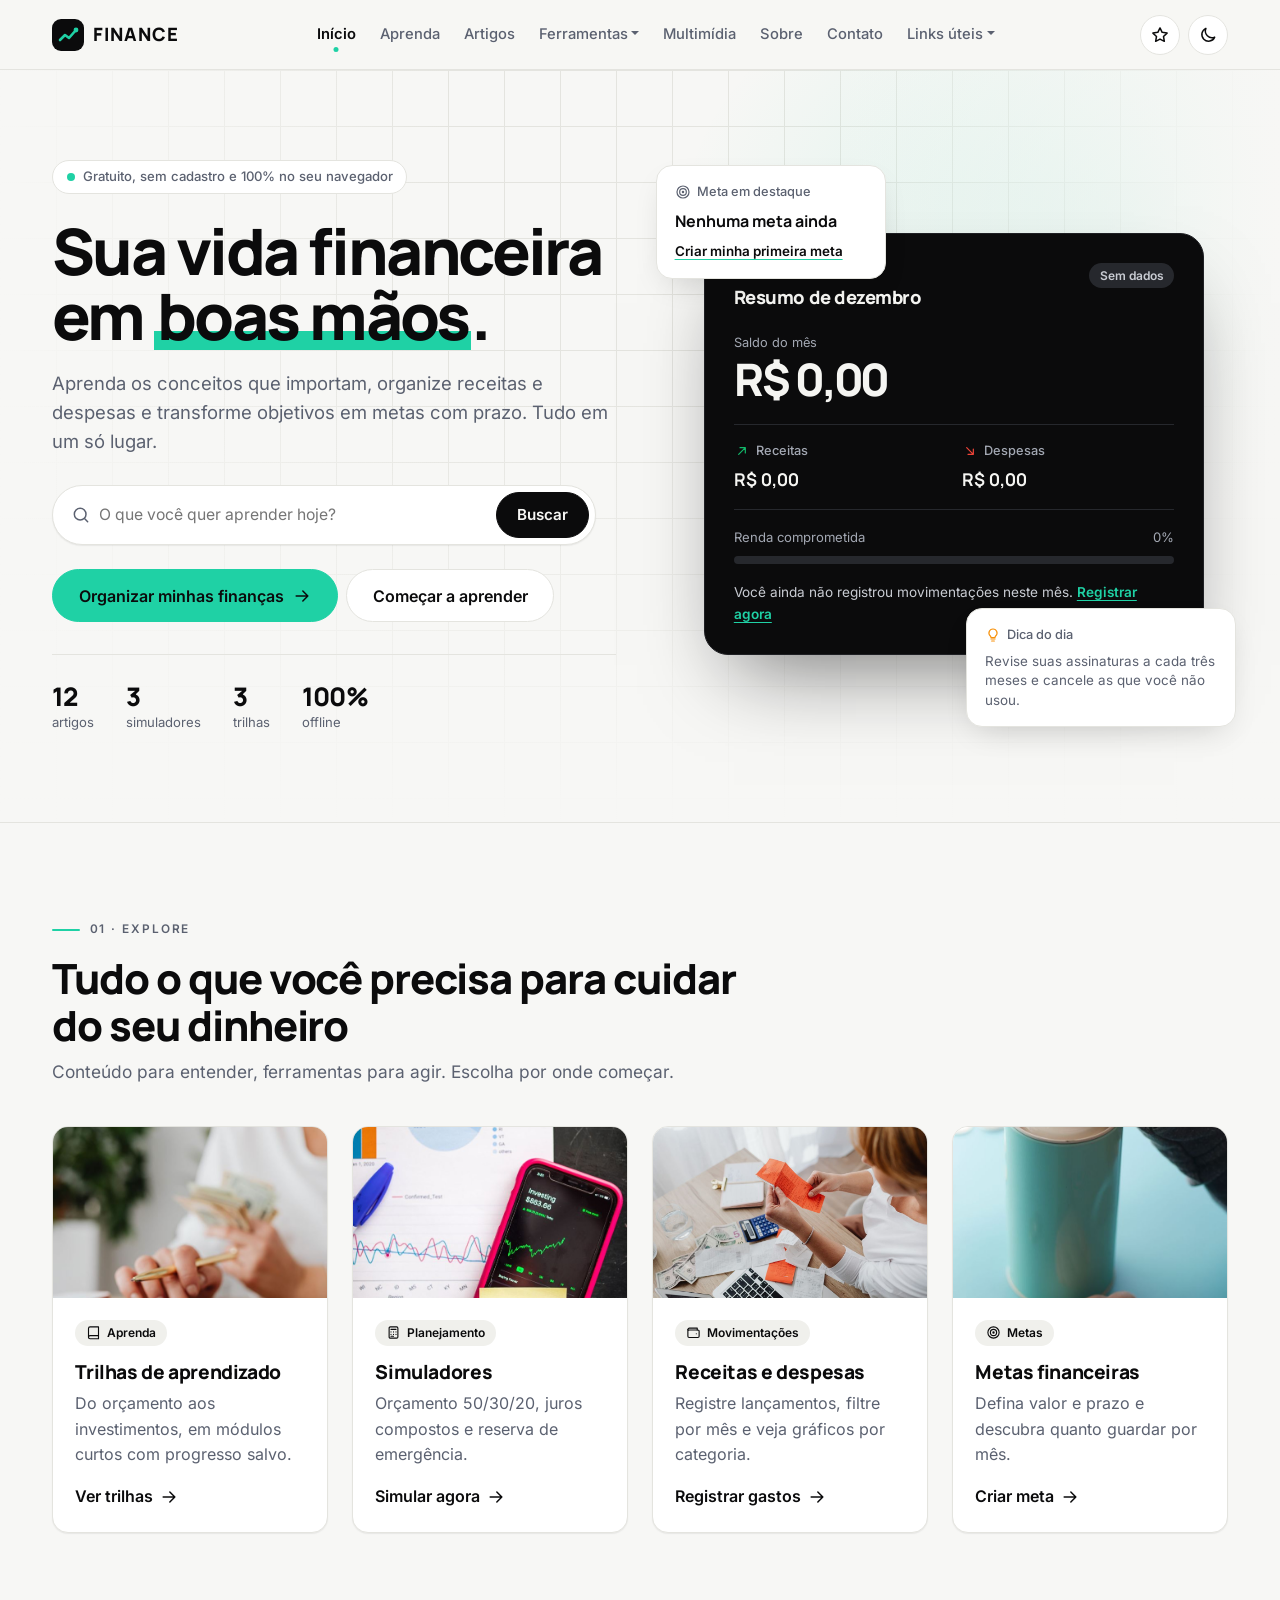
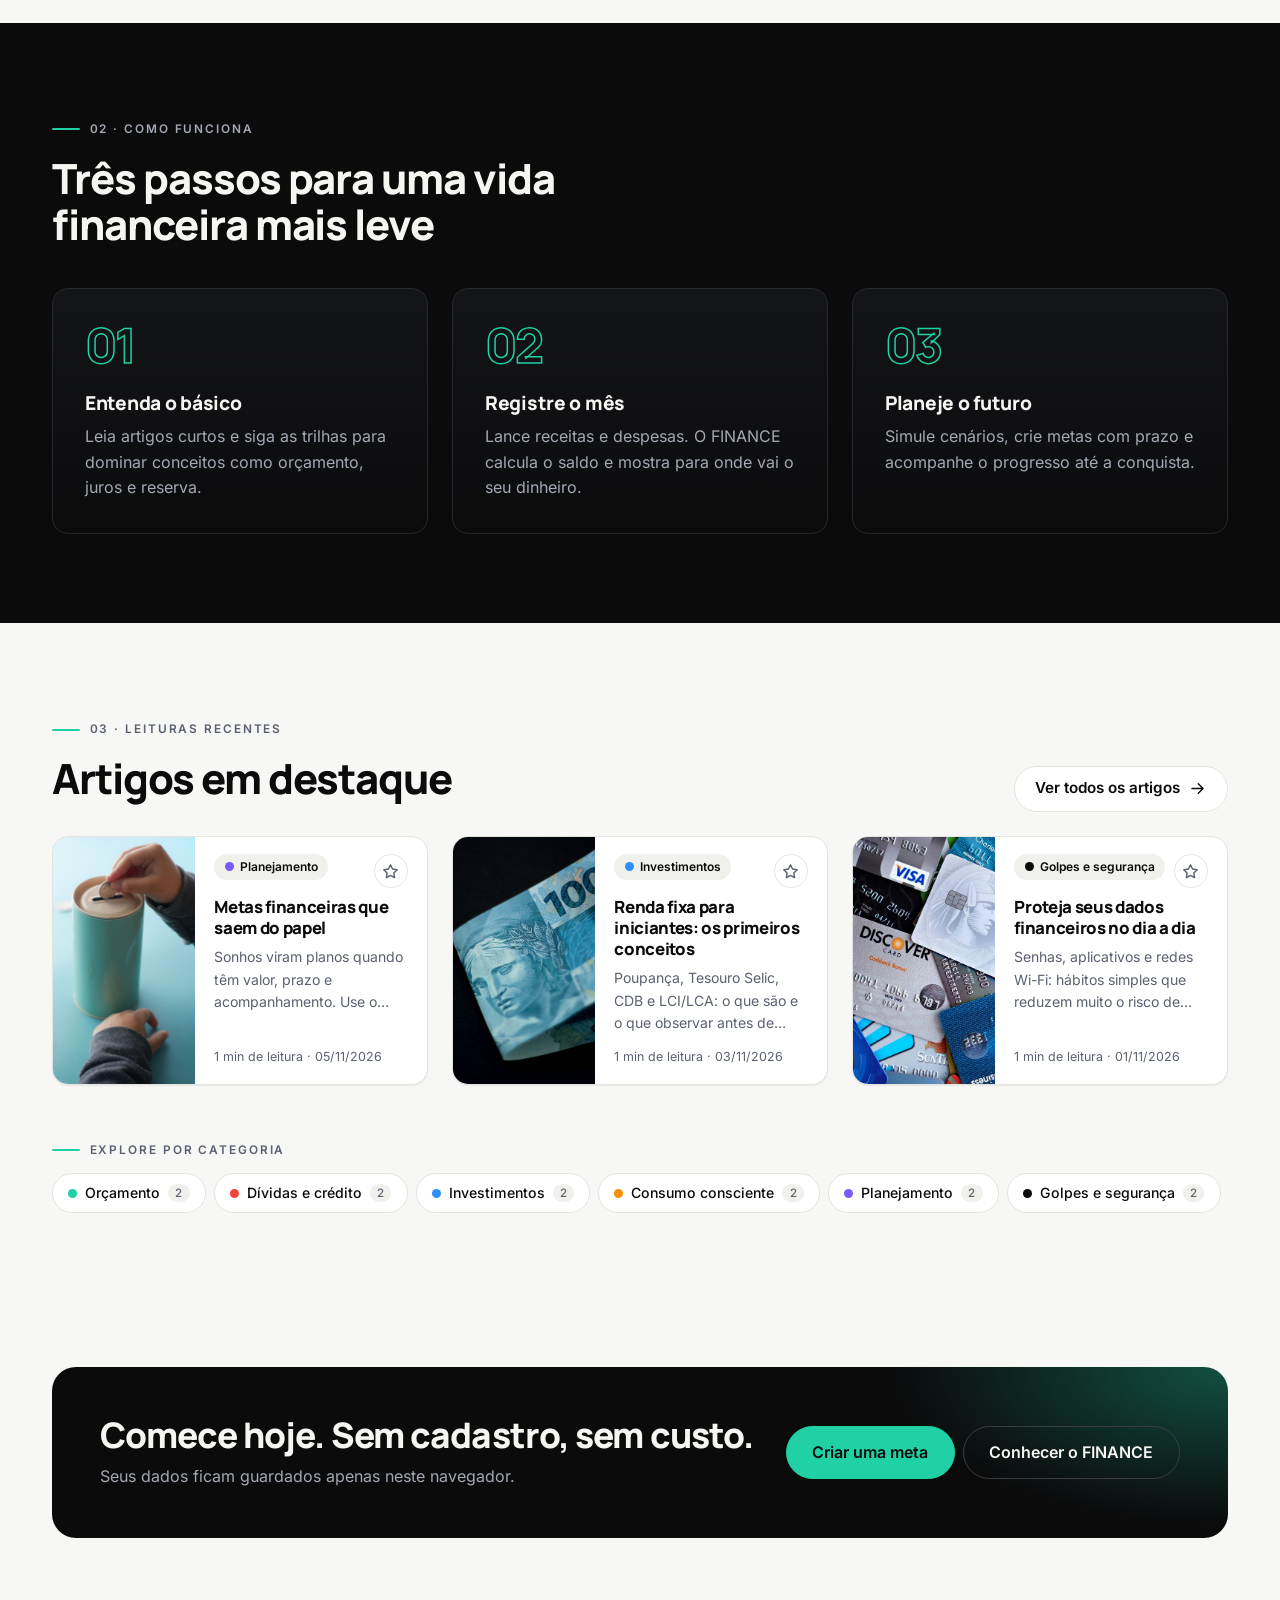
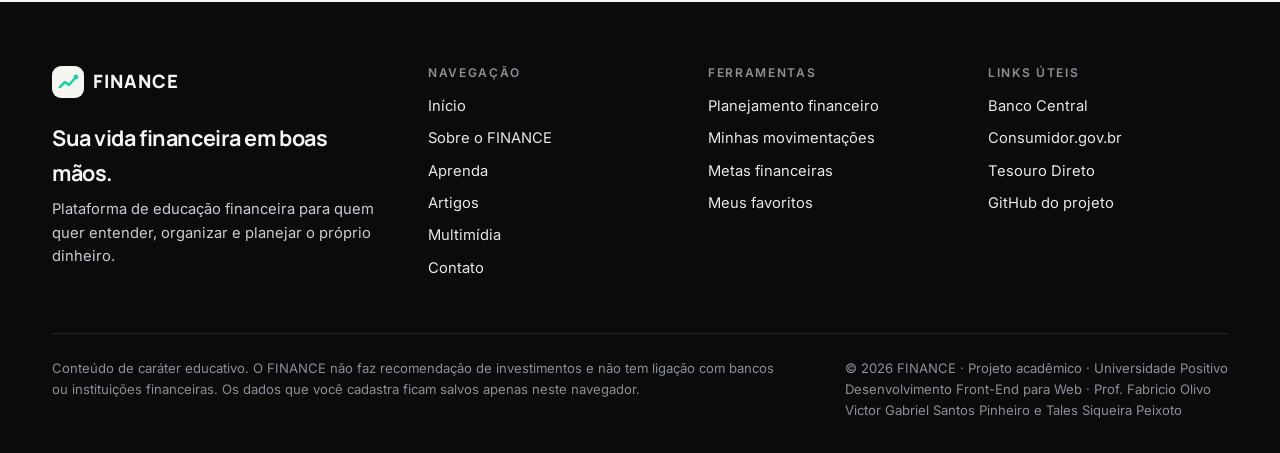
<file: index.html>
<!DOCTYPE html>
<!--
  FINANCE — index.html
  Página inicial.
  Projeto acadêmico — Desenvolvimento Front-End para Web — Universidade Positivo
  Autores: Victor Gabriel Santos Pinheiro e Tales Siqueira Peixoto
-->
<html lang="pt-BR" data-theme="light" data-bs-theme="light">
  <head>
    <meta charset="UTF-8">
    <meta name="viewport" content="width=device-width, initial-scale=1">
    <meta name="description" content="Plataforma de educação financeira com artigos, simuladores e ferramentas para organizar receitas, despesas e metas.">
    <title>FINANCE — Sua vida financeira em boas mãos</title>
    <link rel="icon" href="data:image/svg+xml,%3Csvg xmlns='http://www.w3.org/2000/svg' viewBox='0 0 32 32'%3E%3Crect width='32' height='32' rx='9' fill='%230b0b0c'/%3E%3Cpolyline points='8,21 13,16 17,19 24,11' fill='none' stroke='%231fd1a5' stroke-width='2.6' stroke-linecap='round' stroke-linejoin='round'/%3E%3Ccircle cx='24' cy='11' r='2.4' fill='%231fd1a5'/%3E%3C/svg%3E">
    <link rel="stylesheet" href="lib/bootstrap/css/bootstrap.min.css">
    <link rel="stylesheet" href="css/base.css">
    <link rel="stylesheet" href="css/bootstrap-tema.css">
    <link rel="stylesheet" href="css/paginas.css">
    <script src="js/tema.js"></script>
  </head>
  <body id="pagina-index">
    <a class="pular-conteudo" href="#conteudo">Pular para o conteúdo</a>
    <header class="site-header">
      <nav class="navbar navbar-expand-lg" aria-label="Menu principal">
        <div class="container">
          <a class="marca navbar-brand me-0" href="index.html"><svg class="marca-simbolo" viewBox="0 0 32 32" aria-hidden="true"><rect class="fundo" width="32" height="32" rx="9"/><polyline class="linha" points="8,21 13,16 17,19 24,11"/><circle class="ponto" cx="24" cy="11" r="2.4"/></svg>FINANCE</a>
          <div class="d-flex align-items-center gap-2 order-lg-3 ms-auto ms-lg-2">
            <a class="botao-icone" href="favoritos.html" title="Meus favoritos" aria-label="Meus favoritos"><svg class="icone" viewBox="0 0 24 24" aria-hidden="true"><path d="M12 3.5l2.6 5.3 5.9.9-4.3 4.1 1 5.8L12 16.9l-5.2 2.7 1-5.8-4.3-4.1 5.9-.9z"/></svg><span class="contador" id="contadorFavoritos"></span></a>
            <button class="botao-icone" type="button" id="btnTema" title="Alternar modo claro e escuro" aria-label="Alternar modo claro e escuro"><svg class="icone tema-lua" viewBox="0 0 24 24" aria-hidden="true"><path d="M20 14.5A8 8 0 0 1 9.5 4a8 8 0 1 0 10.5 10.5z"/></svg><svg class="icone tema-sol" viewBox="0 0 24 24" aria-hidden="true"><circle cx="12" cy="12" r="4"/><path d="M12 2v2M12 20v2M4.9 4.9l1.4 1.4M17.7 17.7l1.4 1.4M2 12h2M20 12h2M4.9 19.1l1.4-1.4M17.7 6.3l1.4-1.4"/></svg></button>
            <button class="navbar-toggler" type="button" data-bs-toggle="collapse" data-bs-target="#menuPrincipal" aria-controls="menuPrincipal" aria-expanded="false" aria-label="Abrir menu"><svg class="icone" viewBox="0 0 24 24" aria-hidden="true"><path d="M4 7h16M4 12h16M4 17h16"/></svg></button>
          </div>
          <div class="collapse navbar-collapse" id="menuPrincipal">
            <ul class="navbar-nav mx-auto mt-3 mt-lg-0">
              <li class="nav-item"><a class="nav-link active" href="index.html" aria-current="page">Início</a></li>
              <li class="nav-item"><a class="nav-link" href="aprenda.html">Aprenda</a></li>
              <li class="nav-item"><a class="nav-link" href="artigos.html">Artigos</a></li>
              <li class="nav-item dropdown">
                <a class="nav-link dropdown-toggle" href="#" role="button" data-bs-toggle="dropdown" aria-expanded="false">Ferramentas</a>
                <ul class="dropdown-menu">
                  <li><a class="dropdown-item" href="simuladores.html"><svg class="icone" viewBox="0 0 24 24" aria-hidden="true"><rect x="5" y="3" width="14" height="18" rx="2"/><path d="M8 7h8M8 11h.01M12 11h.01M16 11h.01M8 15h.01M12 15h.01M16 15h.01M8 18h4"/></svg><span>Planejamento<small>Simuladores financeiros</small></span></a></li>
                  <li><a class="dropdown-item" href="movimentacoes.html"><svg class="icone" viewBox="0 0 24 24" aria-hidden="true"><path d="M3 7.5A2.5 2.5 0 0 1 5.5 5H18v3"/><path d="M3 7.5V18a2 2 0 0 0 2 2h14a2 2 0 0 0 2-2v-8a2 2 0 0 0-2-2H5.5A2.5 2.5 0 0 1 3 7.5z"/><path d="M16.5 14h.01"/></svg><span>Movimentações<small>Receitas e despesas</small></span></a></li>
                  <li><a class="dropdown-item" href="metas.html"><svg class="icone" viewBox="0 0 24 24" aria-hidden="true"><circle cx="12" cy="12" r="9"/><circle cx="12" cy="12" r="5"/><circle cx="12" cy="12" r="1"/></svg><span>Metas<small>Objetivos financeiros</small></span></a></li>
                </ul>
              </li>
              <li class="nav-item"><a class="nav-link" href="multimidia.html">Multimídia</a></li>
              <li class="nav-item"><a class="nav-link" href="sobre.html">Sobre</a></li>
              <li class="nav-item"><a class="nav-link" href="contato.html">Contato</a></li>
              <li class="nav-item dropdown">
                <a class="nav-link dropdown-toggle" href="#" role="button" data-bs-toggle="dropdown" aria-expanded="false">Links úteis</a>
                <ul class="dropdown-menu dropdown-menu-lg-end">
                  <li><a class="dropdown-item" href="https://www.bcb.gov.br/cidadaniafinanceira" target="_blank" rel="noopener noreferrer"><svg class="icone" viewBox="0 0 24 24" aria-hidden="true"><path d="M14 4h6v6M20 4l-9 9M18 14v5a1 1 0 0 1-1 1H5a1 1 0 0 1-1-1V7a1 1 0 0 1 1-1h5"/></svg><span>Banco Central<small>Cidadania Financeira</small></span></a></li>
                  <li><a class="dropdown-item" href="https://www.consumidor.gov.br" target="_blank" rel="noopener noreferrer"><svg class="icone" viewBox="0 0 24 24" aria-hidden="true"><path d="M14 4h6v6M20 4l-9 9M18 14v5a1 1 0 0 1-1 1H5a1 1 0 0 1-1-1V7a1 1 0 0 1 1-1h5"/></svg><span>Consumidor.gov.br<small>Reclamações de consumo</small></span></a></li>
                  <li><a class="dropdown-item" href="https://www.tesourodireto.com.br" target="_blank" rel="noopener noreferrer"><svg class="icone" viewBox="0 0 24 24" aria-hidden="true"><path d="M14 4h6v6M20 4l-9 9M18 14v5a1 1 0 0 1-1 1H5a1 1 0 0 1-1-1V7a1 1 0 0 1 1-1h5"/></svg><span>Tesouro Direto<small>Títulos públicos</small></span></a></li>
                  <li><a class="dropdown-item" href="https://github.com/victoorpinheiroo/finance" target="_blank" rel="noopener noreferrer"><svg class="icone" viewBox="0 0 24 24" aria-hidden="true"><path d="M9 19c-4.3 1.4-4.3-2.5-6-3m12 5v-3.5c0-1 .1-1.4-.5-2 2.8-.3 5.5-1.4 5.5-6a4.6 4.6 0 0 0-1.3-3.2 4.2 4.2 0 0 0-.1-3.2s-1.1-.3-3.5 1.3a12.3 12.3 0 0 0-6.2 0C6.5 2.8 5.4 3.1 5.4 3.1a4.2 4.2 0 0 0-.1 3.2A4.6 4.6 0 0 0 4 9.5c0 4.6 2.7 5.7 5.5 6-.6.6-.6 1.2-.5 2V21"/></svg><span>GitHub do projeto<small>Código-fonte público</small></span></a></li>
                </ul>
              </li>
            </ul>
          </div>
        </div>
      </nav>
    </header>
    <main id="conteudo">
      <section class="hero" aria-labelledby="tituloHero">
        <div class="container">
          <div class="row align-items-center g-5">
            <div class="col-lg-6">
              <span class="selo"><span class="selo-ponto"></span>Gratuito, sem cadastro e 100% no seu navegador</span>
              <h1 id="tituloHero" class="mt-4">Sua vida financeira em <em class="destaque">boas mãos</em>.</h1>
              <p class="texto-apoio" style="font-size: 1.15rem; margin-top: 1.25rem;">Aprenda os conceitos que importam, organize receitas e despesas e transforme objetivos em metas com prazo. Tudo em um só lugar.</p>
              <form class="busca-hero" action="artigos.html" method="get" role="search">
                <label for="buscaHero" class="visually-hidden">Pesquisar conteúdos</label>
                <svg class="icone" viewBox="0 0 24 24" aria-hidden="true"><circle cx="11" cy="11" r="7"/><path d="M20 20l-3.5-3.5"/></svg>
                <input type="search" id="buscaHero" name="busca" placeholder="O que você quer aprender hoje?" minlength="2" required>
                <button type="submit" class="btn btn-primary">Buscar</button>
              </form>
              <div class="d-flex flex-wrap gap-2 mt-4">
                <a class="btn btn-success btn-lg" href="movimentacoes.html">Organizar minhas finanças <svg class="icone" viewBox="0 0 24 24" aria-hidden="true"><path d="M5 12h14M13 6l6 6-6 6"/></svg></a>
                <a class="btn btn-outline-primary btn-lg" href="aprenda.html">Começar a aprender</a>
              </div>
              <ul class="hero-numeros">
                <li><strong>12</strong><span>artigos</span></li>
                <li><strong>3</strong><span>simuladores</span></li>
                <li><strong>3</strong><span>trilhas</span></li>
                <li><strong>100%</strong><span>offline</span></li>
              </ul>
            </div>
            <div class="col-lg-6">
              <div class="hero-palco" id="heroPainel">
                <article class="painel-escuro">
                  <div class="d-flex justify-content-between align-items-start gap-3">
                    <div>
                      <p class="painel-escuro-saudacao" id="saudacao">Olá!</p>
                      <h2 class="painel-escuro-titulo">Resumo de <span id="nomeMes">novembro</span></h2>
                    </div>
                    <span class="etiqueta etiqueta-escura" id="resumoStatus">Sem dados</span>
                  </div>
                  <p class="painel-escuro-rotulo">Saldo do mês</p>
                  <p class="painel-escuro-saldo" id="resumoSaldo">R$ 0,00</p>
                  <div class="painel-escuro-linhas">
                    <div>
                      <span class="indicador-rotulo"><svg class="icone" viewBox="0 0 24 24" aria-hidden="true"><path d="M7 17L17 7M9 7h8v8"/></svg> Receitas</span>
                      <strong id="resumoReceitas">R$ 0,00</strong>
                    </div>
                    <div>
                      <span class="indicador-rotulo"><svg class="icone" viewBox="0 0 24 24" aria-hidden="true"><path d="M7 7l10 10M17 9v8H9"/></svg> Despesas</span>
                      <strong id="resumoDespesas">R$ 0,00</strong>
                    </div>
                  </div>
                  <div class="painel-escuro-uso">
                    <div class="d-flex justify-content-between">
                      <span>Renda comprometida</span>
                      <span id="resumoPercentual">0%</span>
                    </div>
                    <div class="barra-progresso"><div class="barra-progresso-preenchida" id="resumoBarra"></div></div>
                  </div>
                  <p class="painel-escuro-nota" id="resumoNota">Você ainda não registrou movimentações neste mês. <a href="movimentacoes.html">Registrar agora</a></p>
                </article>
                <article class="cartao-flutuante cartao-meta" id="metaDestaque">
                  <span class="indicador-rotulo"><svg class="icone" viewBox="0 0 24 24" aria-hidden="true"><circle cx="12" cy="12" r="9"/><circle cx="12" cy="12" r="5"/><circle cx="12" cy="12" r="1"/></svg> Meta em destaque</span>
                  <strong>Nenhuma meta ainda</strong>
                  <a href="metas.html">Criar minha primeira meta</a>
                </article>
                <article class="cartao-flutuante cartao-dica">
                  <span class="indicador-rotulo"><svg class="icone" viewBox="0 0 24 24" aria-hidden="true"><path d="M9 18h6M10 21h4"/><path d="M12 3a6 6 0 0 0-4 10.5c.8.8 1 1.5 1 2.5h6c0-1 .2-1.7 1-2.5A6 6 0 0 0 12 3z"/></svg> Dica do dia</span>
                  <p id="dicaDia">Registre seus gastos no mesmo dia em que eles acontecem.</p>
                </article>
              </div>
            </div>
          </div>
        </div>
      </section>

      <section class="secao" aria-labelledby="tituloExplore">
        <div class="container">
          <div class="cabecalho-secao revelar">
            <span class="rotulo">01 · Explore</span>
            <h2 id="tituloExplore">Tudo o que você precisa para cuidar do seu dinheiro</h2>
            <p class="texto-apoio">Conteúdo para entender, ferramentas para agir. Escolha por onde começar.</p>
          </div>
          <div class="row row-cols-1 row-cols-sm-2 row-cols-lg-4 g-4">
            <div class="col revelar">
              <article class="card card-interativo h-100">
                <img src="img/fotos/calculadora.jpg" class="card-img-top" alt="Pessoa fazendo contas com calculadora e anotações">
                <div class="card-body d-flex flex-column">
                  <span class="etiqueta mb-3 align-self-start"><svg class="icone" viewBox="0 0 24 24" aria-hidden="true"><path d="M4 19.5A2.5 2.5 0 0 1 6.5 17H20V3H6.5A2.5 2.5 0 0 0 4 5.5z"/><path d="M4 19.5A2.5 2.5 0 0 0 6.5 22H20v-5"/></svg> Aprenda</span>
                  <h3 class="card-title">Trilhas de aprendizado</h3>
                  <p class="card-text">Do orçamento aos investimentos, em módulos curtos com progresso salvo.</p>
                  <a href="aprenda.html" class="link-seta mt-auto">Ver trilhas <svg class="icone" viewBox="0 0 24 24" aria-hidden="true"><path d="M5 12h14M13 6l6 6-6 6"/></svg></a>
                </div>
              </article>
            </div>
            <div class="col revelar">
              <article class="card card-interativo h-100">
                <img src="img/fotos/investimentos.jpg" class="card-img-top" alt="Gráficos financeiros impressos ao lado de um celular">
                <div class="card-body d-flex flex-column">
                  <span class="etiqueta mb-3 align-self-start"><svg class="icone" viewBox="0 0 24 24" aria-hidden="true"><rect x="5" y="3" width="14" height="18" rx="2"/><path d="M8 7h8M8 11h.01M12 11h.01M16 11h.01M8 15h.01M12 15h.01M16 15h.01M8 18h4"/></svg> Planejamento</span>
                  <h3 class="card-title">Simuladores</h3>
                  <p class="card-text">Orçamento 50/30/20, juros compostos e reserva de emergência.</p>
                  <a href="simuladores.html" class="link-seta mt-auto">Simular agora <svg class="icone" viewBox="0 0 24 24" aria-hidden="true"><path d="M5 12h14M13 6l6 6-6 6"/></svg></a>
                </div>
              </article>
            </div>
            <div class="col revelar">
              <article class="card card-interativo h-100">
                <img src="img/fotos/orcamento.jpg" class="card-img-top" alt="Pessoas analisando recibos e contas sobre a mesa">
                <div class="card-body d-flex flex-column">
                  <span class="etiqueta mb-3 align-self-start"><svg class="icone" viewBox="0 0 24 24" aria-hidden="true"><path d="M3 7.5A2.5 2.5 0 0 1 5.5 5H18v3"/><path d="M3 7.5V18a2 2 0 0 0 2 2h14a2 2 0 0 0 2-2v-8a2 2 0 0 0-2-2H5.5A2.5 2.5 0 0 1 3 7.5z"/><path d="M16.5 14h.01"/></svg> Movimentações</span>
                  <h3 class="card-title">Receitas e despesas</h3>
                  <p class="card-text">Registre lançamentos, filtre por mês e veja gráficos por categoria.</p>
                  <a href="movimentacoes.html" class="link-seta mt-auto">Registrar gastos <svg class="icone" viewBox="0 0 24 24" aria-hidden="true"><path d="M5 12h14M13 6l6 6-6 6"/></svg></a>
                </div>
              </article>
            </div>
            <div class="col revelar">
              <article class="card card-interativo h-100">
                <img src="img/fotos/metas.jpg" class="card-img-top" alt="Mãos colocando moedas em um pote de economia">
                <div class="card-body d-flex flex-column">
                  <span class="etiqueta mb-3 align-self-start"><svg class="icone" viewBox="0 0 24 24" aria-hidden="true"><circle cx="12" cy="12" r="9"/><circle cx="12" cy="12" r="5"/><circle cx="12" cy="12" r="1"/></svg> Metas</span>
                  <h3 class="card-title">Metas financeiras</h3>
                  <p class="card-text">Defina valor e prazo e descubra quanto guardar por mês.</p>
                  <a href="metas.html" class="link-seta mt-auto">Criar meta <svg class="icone" viewBox="0 0 24 24" aria-hidden="true"><path d="M5 12h14M13 6l6 6-6 6"/></svg></a>
                </div>
              </article>
            </div>
          </div>
        </div>
      </section>

      <section class="secao secao-escura" aria-labelledby="tituloComo">
        <div class="container">
          <div class="cabecalho-secao revelar">
            <span class="rotulo">02 · Como funciona</span>
            <h2 id="tituloComo">Três passos para uma vida financeira mais leve</h2>
          </div>
          <ol class="passos">
            <li class="passo revelar">
              <span class="passo-numero">01</span>
              <h3>Entenda o básico</h3>
              <p>Leia artigos curtos e siga as trilhas para dominar conceitos como orçamento, juros e reserva.</p>
            </li>
            <li class="passo revelar">
              <span class="passo-numero">02</span>
              <h3>Registre o mês</h3>
              <p>Lance receitas e despesas. O FINANCE calcula o saldo e mostra para onde vai o seu dinheiro.</p>
            </li>
            <li class="passo revelar">
              <span class="passo-numero">03</span>
              <h3>Planeje o futuro</h3>
              <p>Simule cenários, crie metas com prazo e acompanhe o progresso até a conquista.</p>
            </li>
          </ol>
        </div>
      </section>

      <section class="secao" aria-labelledby="tituloDestaques">
        <div class="container">
          <div class="d-flex flex-wrap justify-content-between align-items-end gap-3 mb-4">
            <div class="cabecalho-secao mb-0">
              <span class="rotulo">03 · Leituras recentes</span>
              <h2 id="tituloDestaques">Artigos em destaque</h2>
            </div>
            <a href="artigos.html" class="btn btn-outline-primary">Ver todos os artigos <svg class="icone" viewBox="0 0 24 24" aria-hidden="true"><path d="M5 12h14M13 6l6 6-6 6"/></svg></a>
          </div>
          <div class="lista-artigos" id="listaDestaques"></div>
          <div class="mt-5">
            <h3 class="rotulo">Explore por categoria</h3>
            <div class="chips" id="listaCategorias"></div>
          </div>
        </div>
      </section>

      <section class="secao-compacta">
        <div class="container">
          <div class="faixa-chamada revelar">
            <div>
              <h2>Comece hoje. Sem cadastro, sem custo.</h2>
              <p>Seus dados ficam guardados apenas neste navegador.</p>
            </div>
            <div class="d-flex flex-wrap gap-2">
              <a class="btn btn-success btn-lg" href="metas.html">Criar uma meta</a>
              <a class="btn btn-outline-primary btn-lg" href="sobre.html">Conhecer o FINANCE</a>
            </div>
          </div>
        </div>
      </section>
    </main>
    <footer class="site-footer">
      <div class="container-f">
        <div class="rodape-grade">
          <div>
            <a class="marca" href="index.html"><svg class="marca-simbolo" viewBox="0 0 32 32" aria-hidden="true"><rect class="fundo" width="32" height="32" rx="9"/><polyline class="linha" points="8,21 13,16 17,19 24,11"/><circle class="ponto" cx="24" cy="11" r="2.4"/></svg>FINANCE</a>
            <p class="rodape-slogan">Sua vida financeira em boas mãos.</p>
            <p>Plataforma de educação financeira para quem quer entender, organizar e planejar o próprio dinheiro.</p>
          </div>
          <nav aria-label="Páginas do site">
            <h2>Navegação</h2>
            <ul>
              <li><a href="index.html">Início</a></li>
              <li><a href="sobre.html">Sobre o FINANCE</a></li>
              <li><a href="aprenda.html">Aprenda</a></li>
              <li><a href="artigos.html">Artigos</a></li>
              <li><a href="multimidia.html">Multimídia</a></li>
              <li><a href="contato.html">Contato</a></li>
            </ul>
          </nav>
          <nav aria-label="Ferramentas">
            <h2>Ferramentas</h2>
            <ul>
              <li><a href="simuladores.html">Planejamento financeiro</a></li>
              <li><a href="movimentacoes.html">Minhas movimentações</a></li>
              <li><a href="metas.html">Metas financeiras</a></li>
              <li><a href="favoritos.html">Meus favoritos</a></li>
            </ul>
          </nav>
          <nav aria-label="Links externos">
            <h2>Links úteis</h2>
            <ul>
              <li><a href="https://www.bcb.gov.br/cidadaniafinanceira" target="_blank" rel="noopener noreferrer">Banco Central</a></li>
              <li><a href="https://www.consumidor.gov.br" target="_blank" rel="noopener noreferrer">Consumidor.gov.br</a></li>
              <li><a href="https://www.tesourodireto.com.br" target="_blank" rel="noopener noreferrer">Tesouro Direto</a></li>
              <li><a href="https://github.com/victoorpinheiroo/finance" target="_blank" rel="noopener noreferrer">GitHub do projeto</a></li>
            </ul>
          </nav>
        </div>
        <div class="rodape-base">
          <p class="aviso-legal">Conteúdo de caráter educativo. O FINANCE não faz recomendação de investimentos e não tem ligação com bancos ou instituições financeiras. Os dados que você cadastra ficam salvos apenas neste navegador.</p>
          <p>&copy; <span id="anoAtual">2026</span> FINANCE · Projeto acadêmico · Universidade Positivo<br>Desenvolvimento Front-End para Web · Prof. Fabricio Olivo<br>Victor Gabriel Santos Pinheiro e Tales Siqueira Peixoto</p>
        </div>
      </div>
    </footer>
    <div id="areaAvisos" aria-live="polite"></div>
    <script src="lib/bootstrap/js/bootstrap.bundle.min.js"></script>
    <script src="js/comum.js"></script>
    <script src="js/dados.js"></script>
    <script src="js/inicio.js"></script>
  </body>
</html>
</file>
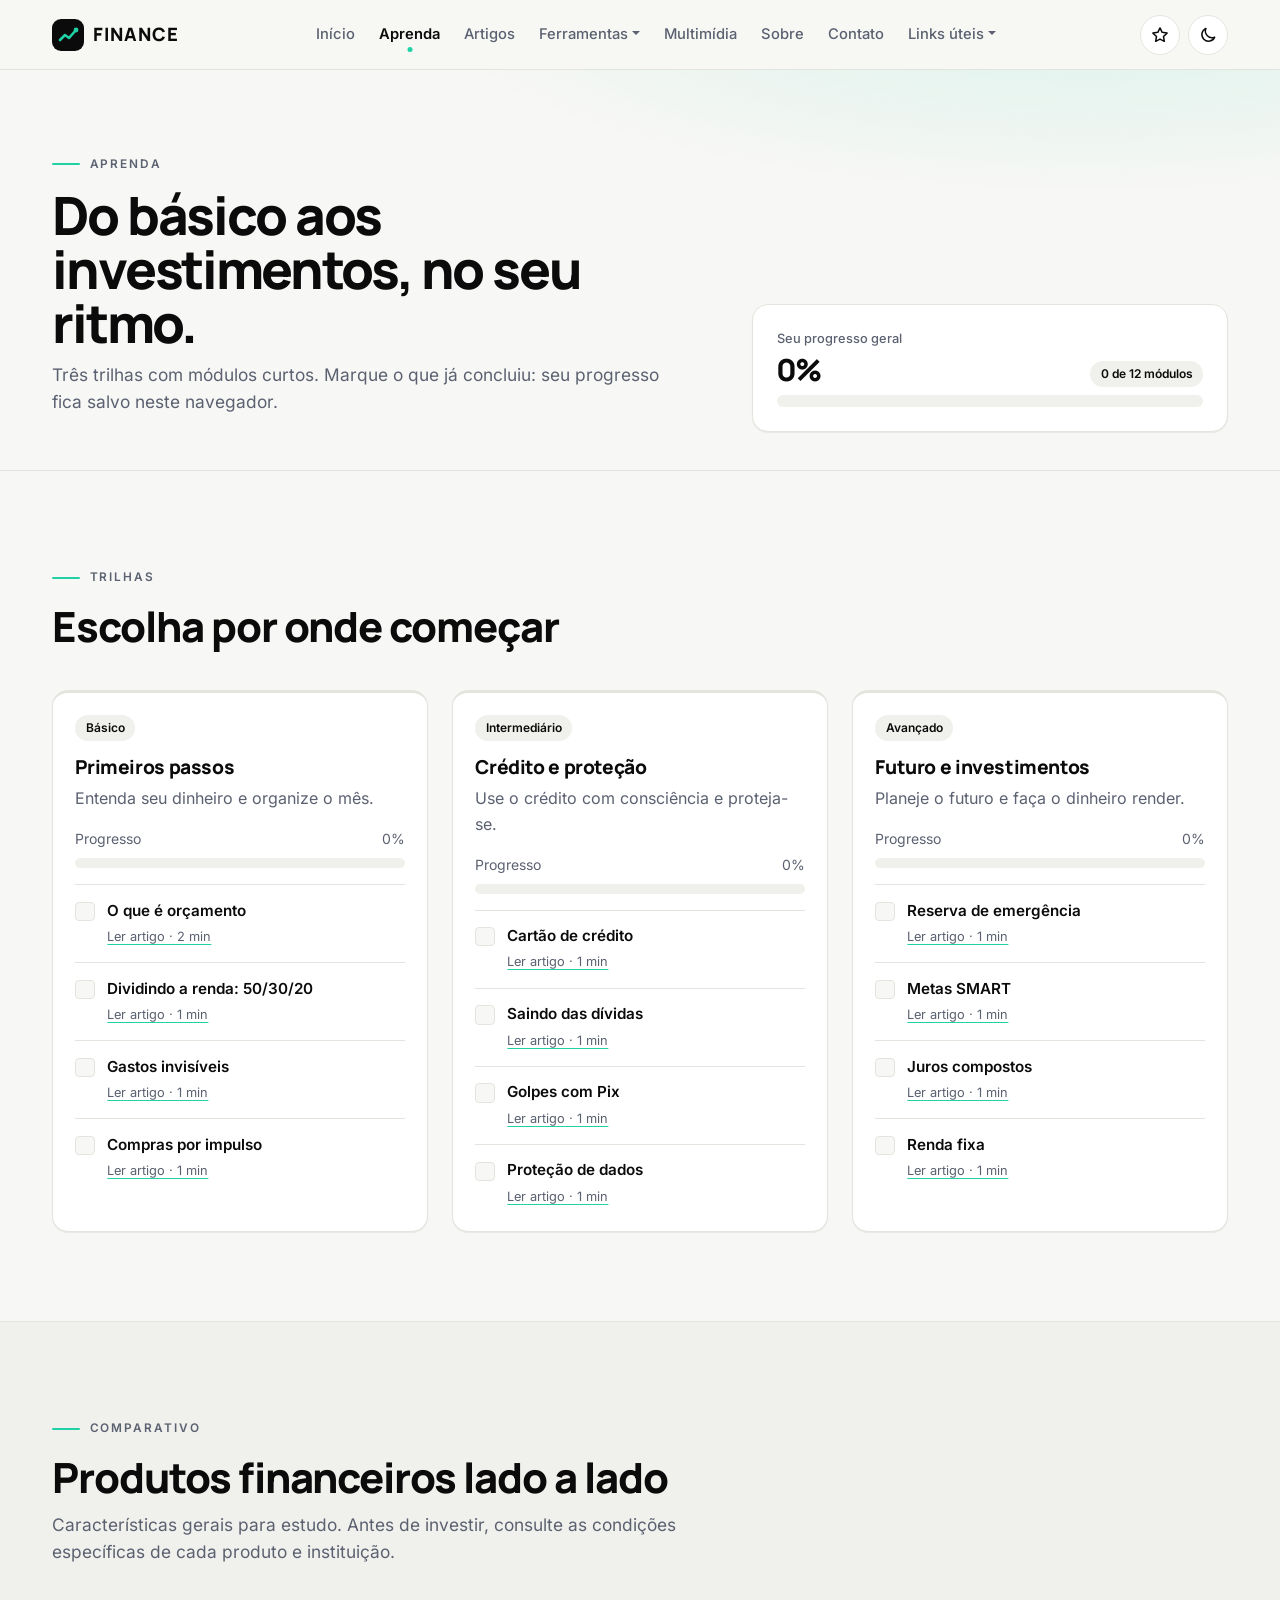
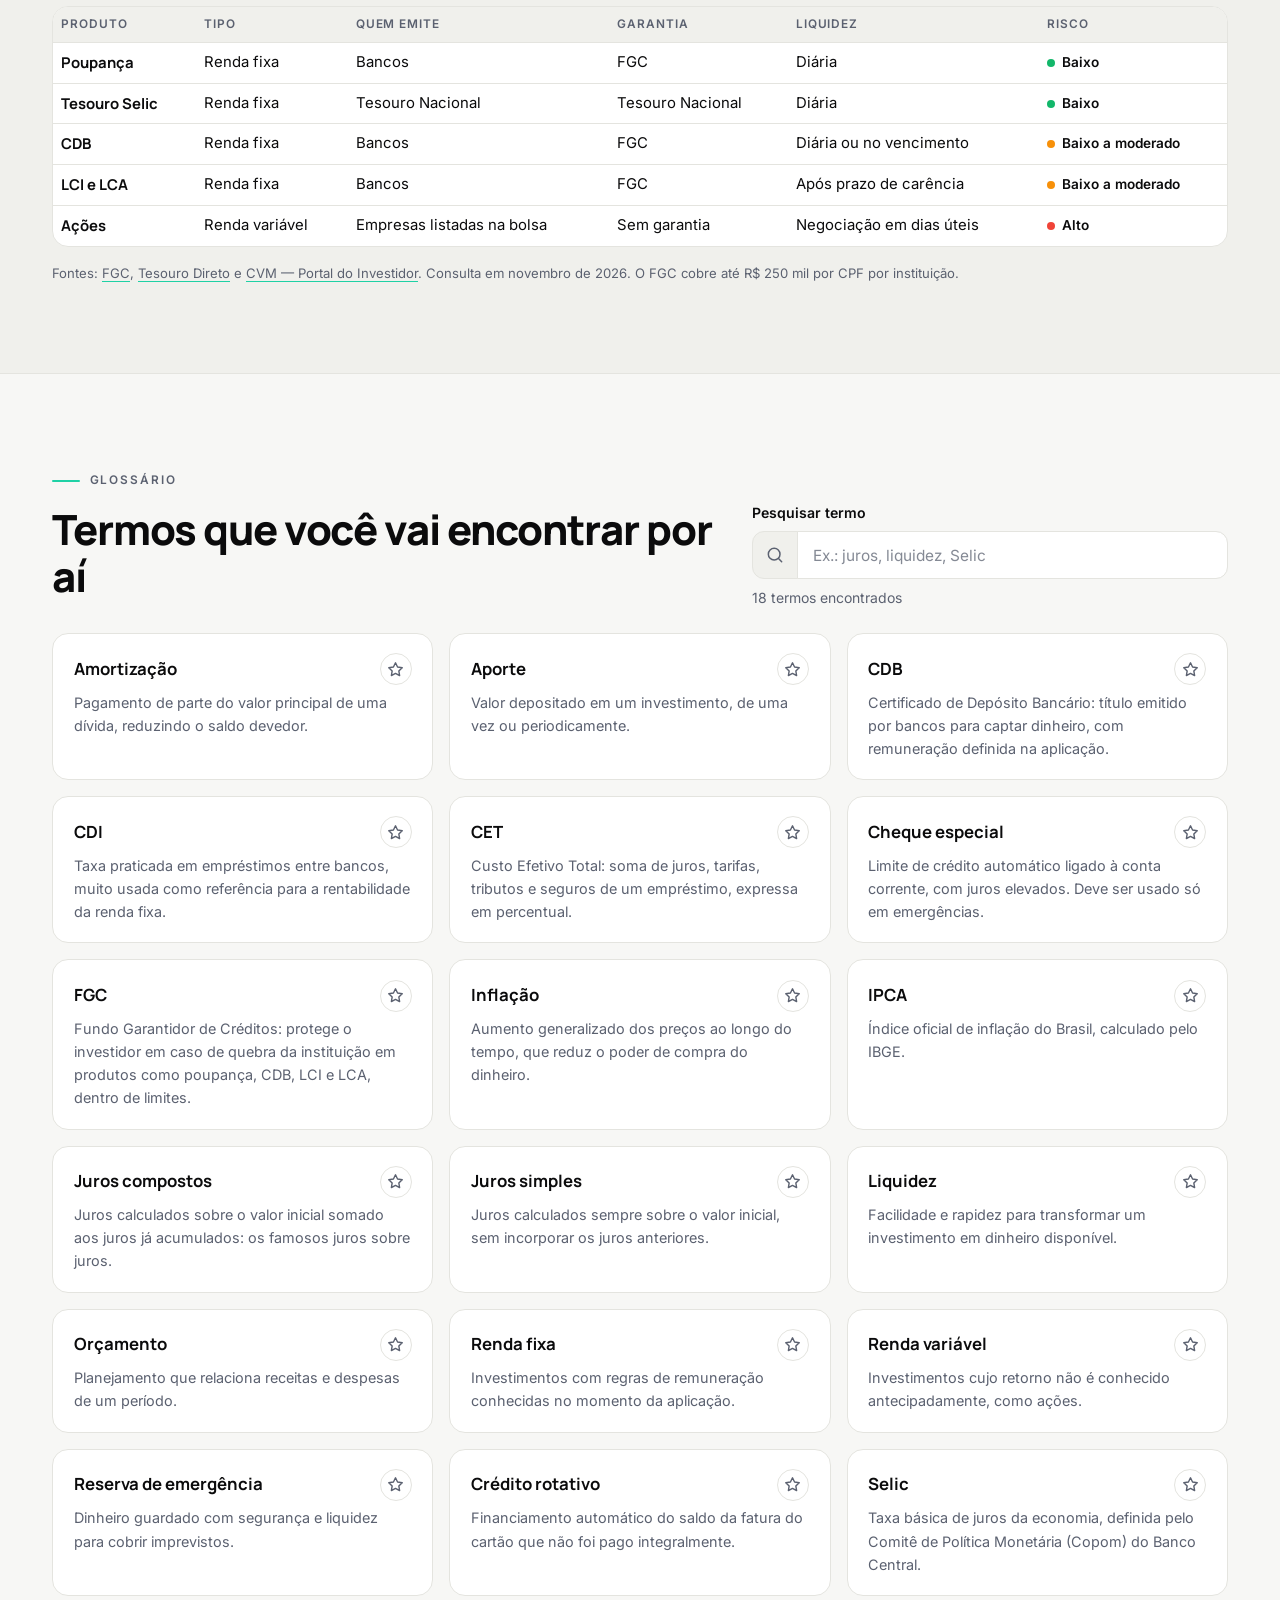
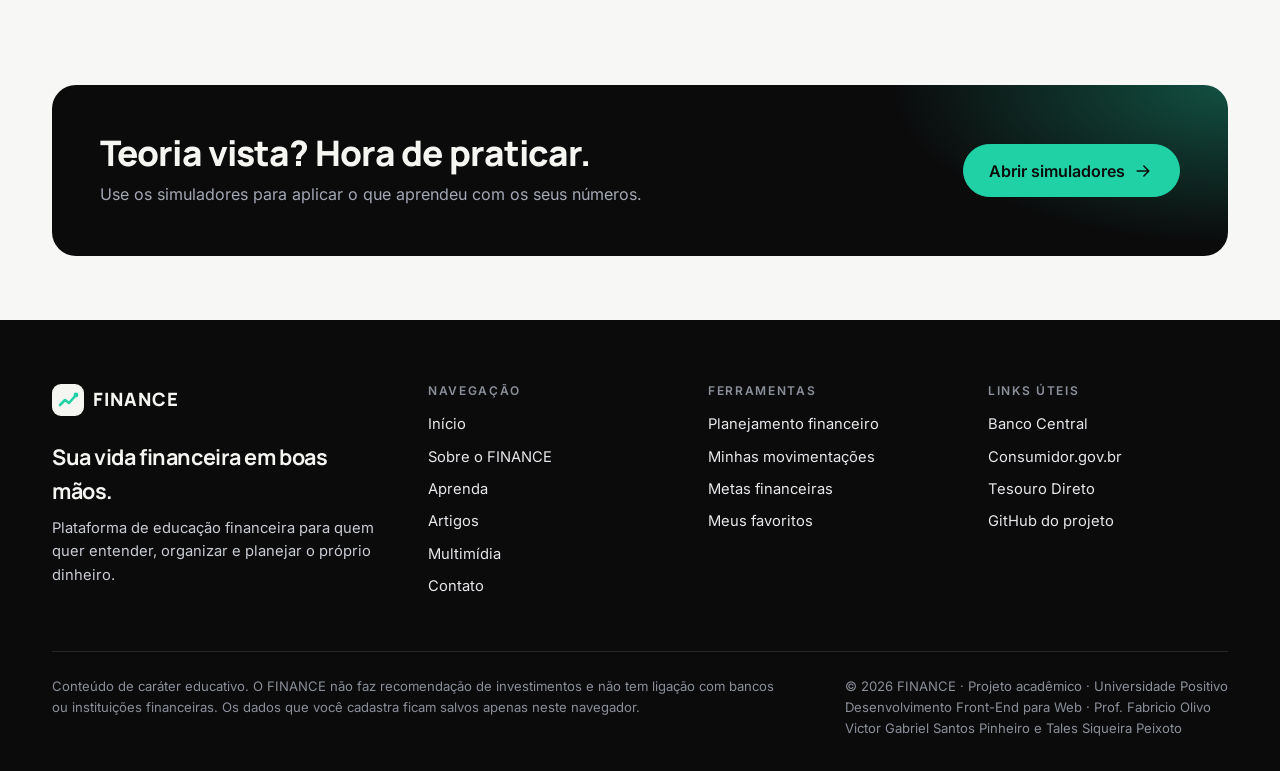
<file: aprenda.html>
<!DOCTYPE html>
<!--
  FINANCE — aprenda.html
  Trilhas de aprendizado e glossário.
  Projeto acadêmico — Desenvolvimento Front-End para Web — Universidade Positivo
  Autores: Victor Gabriel Santos Pinheiro e Tales Siqueira Peixoto
-->
<html lang="pt-BR" data-theme="light" data-bs-theme="light">
  <head>
    <meta charset="UTF-8">
    <meta name="viewport" content="width=device-width, initial-scale=1">
    <meta name="description" content="Trilhas de aprendizado, glossário e comparativo de produtos financeiros.">
    <title>Aprenda — FINANCE</title>
    <link rel="icon" href="data:image/svg+xml,%3Csvg xmlns='http://www.w3.org/2000/svg' viewBox='0 0 32 32'%3E%3Crect width='32' height='32' rx='9' fill='%230b0b0c'/%3E%3Cpolyline points='8,21 13,16 17,19 24,11' fill='none' stroke='%231fd1a5' stroke-width='2.6' stroke-linecap='round' stroke-linejoin='round'/%3E%3Ccircle cx='24' cy='11' r='2.4' fill='%231fd1a5'/%3E%3C/svg%3E">
    <link rel="stylesheet" href="lib/bootstrap/css/bootstrap.min.css">
    <link rel="stylesheet" href="css/base.css">
    <link rel="stylesheet" href="css/bootstrap-tema.css">
    <link rel="stylesheet" href="css/paginas.css">
    <script src="js/tema.js"></script>
  </head>
  <body id="pagina-aprenda">
    <a class="pular-conteudo" href="#conteudo">Pular para o conteúdo</a>
    <header class="site-header">
      <nav class="navbar navbar-expand-lg" aria-label="Menu principal">
        <div class="container">
          <a class="marca navbar-brand me-0" href="index.html"><svg class="marca-simbolo" viewBox="0 0 32 32" aria-hidden="true"><rect class="fundo" width="32" height="32" rx="9"/><polyline class="linha" points="8,21 13,16 17,19 24,11"/><circle class="ponto" cx="24" cy="11" r="2.4"/></svg>FINANCE</a>
          <div class="d-flex align-items-center gap-2 order-lg-3 ms-auto ms-lg-2">
            <a class="botao-icone" href="favoritos.html" title="Meus favoritos" aria-label="Meus favoritos"><svg class="icone" viewBox="0 0 24 24" aria-hidden="true"><path d="M12 3.5l2.6 5.3 5.9.9-4.3 4.1 1 5.8L12 16.9l-5.2 2.7 1-5.8-4.3-4.1 5.9-.9z"/></svg><span class="contador" id="contadorFavoritos"></span></a>
            <button class="botao-icone" type="button" id="btnTema" title="Alternar modo claro e escuro" aria-label="Alternar modo claro e escuro"><svg class="icone tema-lua" viewBox="0 0 24 24" aria-hidden="true"><path d="M20 14.5A8 8 0 0 1 9.5 4a8 8 0 1 0 10.5 10.5z"/></svg><svg class="icone tema-sol" viewBox="0 0 24 24" aria-hidden="true"><circle cx="12" cy="12" r="4"/><path d="M12 2v2M12 20v2M4.9 4.9l1.4 1.4M17.7 17.7l1.4 1.4M2 12h2M20 12h2M4.9 19.1l1.4-1.4M17.7 6.3l1.4-1.4"/></svg></button>
            <button class="navbar-toggler" type="button" data-bs-toggle="collapse" data-bs-target="#menuPrincipal" aria-controls="menuPrincipal" aria-expanded="false" aria-label="Abrir menu"><svg class="icone" viewBox="0 0 24 24" aria-hidden="true"><path d="M4 7h16M4 12h16M4 17h16"/></svg></button>
          </div>
          <div class="collapse navbar-collapse" id="menuPrincipal">
            <ul class="navbar-nav mx-auto mt-3 mt-lg-0">
              <li class="nav-item"><a class="nav-link" href="index.html">Início</a></li>
              <li class="nav-item"><a class="nav-link active" href="aprenda.html" aria-current="page">Aprenda</a></li>
              <li class="nav-item"><a class="nav-link" href="artigos.html">Artigos</a></li>
              <li class="nav-item dropdown">
                <a class="nav-link dropdown-toggle" href="#" role="button" data-bs-toggle="dropdown" aria-expanded="false">Ferramentas</a>
                <ul class="dropdown-menu">
                  <li><a class="dropdown-item" href="simuladores.html"><svg class="icone" viewBox="0 0 24 24" aria-hidden="true"><rect x="5" y="3" width="14" height="18" rx="2"/><path d="M8 7h8M8 11h.01M12 11h.01M16 11h.01M8 15h.01M12 15h.01M16 15h.01M8 18h4"/></svg><span>Planejamento<small>Simuladores financeiros</small></span></a></li>
                  <li><a class="dropdown-item" href="movimentacoes.html"><svg class="icone" viewBox="0 0 24 24" aria-hidden="true"><path d="M3 7.5A2.5 2.5 0 0 1 5.5 5H18v3"/><path d="M3 7.5V18a2 2 0 0 0 2 2h14a2 2 0 0 0 2-2v-8a2 2 0 0 0-2-2H5.5A2.5 2.5 0 0 1 3 7.5z"/><path d="M16.5 14h.01"/></svg><span>Movimentações<small>Receitas e despesas</small></span></a></li>
                  <li><a class="dropdown-item" href="metas.html"><svg class="icone" viewBox="0 0 24 24" aria-hidden="true"><circle cx="12" cy="12" r="9"/><circle cx="12" cy="12" r="5"/><circle cx="12" cy="12" r="1"/></svg><span>Metas<small>Objetivos financeiros</small></span></a></li>
                </ul>
              </li>
              <li class="nav-item"><a class="nav-link" href="multimidia.html">Multimídia</a></li>
              <li class="nav-item"><a class="nav-link" href="sobre.html">Sobre</a></li>
              <li class="nav-item"><a class="nav-link" href="contato.html">Contato</a></li>
              <li class="nav-item dropdown">
                <a class="nav-link dropdown-toggle" href="#" role="button" data-bs-toggle="dropdown" aria-expanded="false">Links úteis</a>
                <ul class="dropdown-menu dropdown-menu-lg-end">
                  <li><a class="dropdown-item" href="https://www.bcb.gov.br/cidadaniafinanceira" target="_blank" rel="noopener noreferrer"><svg class="icone" viewBox="0 0 24 24" aria-hidden="true"><path d="M14 4h6v6M20 4l-9 9M18 14v5a1 1 0 0 1-1 1H5a1 1 0 0 1-1-1V7a1 1 0 0 1 1-1h5"/></svg><span>Banco Central<small>Cidadania Financeira</small></span></a></li>
                  <li><a class="dropdown-item" href="https://www.consumidor.gov.br" target="_blank" rel="noopener noreferrer"><svg class="icone" viewBox="0 0 24 24" aria-hidden="true"><path d="M14 4h6v6M20 4l-9 9M18 14v5a1 1 0 0 1-1 1H5a1 1 0 0 1-1-1V7a1 1 0 0 1 1-1h5"/></svg><span>Consumidor.gov.br<small>Reclamações de consumo</small></span></a></li>
                  <li><a class="dropdown-item" href="https://www.tesourodireto.com.br" target="_blank" rel="noopener noreferrer"><svg class="icone" viewBox="0 0 24 24" aria-hidden="true"><path d="M14 4h6v6M20 4l-9 9M18 14v5a1 1 0 0 1-1 1H5a1 1 0 0 1-1-1V7a1 1 0 0 1 1-1h5"/></svg><span>Tesouro Direto<small>Títulos públicos</small></span></a></li>
                  <li><a class="dropdown-item" href="https://github.com/victoorpinheiroo/finance" target="_blank" rel="noopener noreferrer"><svg class="icone" viewBox="0 0 24 24" aria-hidden="true"><path d="M9 19c-4.3 1.4-4.3-2.5-6-3m12 5v-3.5c0-1 .1-1.4-.5-2 2.8-.3 5.5-1.4 5.5-6a4.6 4.6 0 0 0-1.3-3.2 4.2 4.2 0 0 0-.1-3.2s-1.1-.3-3.5 1.3a12.3 12.3 0 0 0-6.2 0C6.5 2.8 5.4 3.1 5.4 3.1a4.2 4.2 0 0 0-.1 3.2A4.6 4.6 0 0 0 4 9.5c0 4.6 2.7 5.7 5.5 6-.6.6-.6 1.2-.5 2V21"/></svg><span>GitHub do projeto<small>Código-fonte público</small></span></a></li>
                </ul>
              </li>
            </ul>
          </div>
        </div>
      </nav>
    </header>
    <main id="conteudo">
      <header class="cabecalho-pagina">
        <div class="container">
          <div class="row align-items-end g-4">
            <div class="col-lg-7">
              <span class="rotulo">Aprenda</span>
              <h1>Do básico aos investimentos, no seu ritmo.</h1>
              <p class="texto-apoio">Três trilhas com módulos curtos. Marque o que já concluiu: seu progresso fica salvo neste navegador.</p>
            </div>
            <div class="col-lg-5">
              <div class="painel painel-progresso">
                <div class="d-flex justify-content-between align-items-end mb-2">
                  <div class="indicador">
                    <span class="indicador-rotulo">Seu progresso geral</span>
                    <span class="indicador-valor" id="progressoGeral">0%</span>
                  </div>
                  <span class="etiqueta" id="modulosConcluidos">0 de 12 módulos</span>
                </div>
                <div class="progress" role="progressbar" aria-label="Progresso geral" aria-valuemin="0" aria-valuemax="100" aria-valuenow="0" id="barraGeral">
                  <div class="progress-bar" style="width: 0%"></div>
                </div>
              </div>
            </div>
          </div>
        </div>
      </header>

      <section class="secao" aria-labelledby="tituloTrilhas">
        <div class="container">
          <div class="cabecalho-secao">
            <span class="rotulo">Trilhas</span>
            <h2 id="tituloTrilhas">Escolha por onde começar</h2>
          </div>
          <div class="row row-cols-1 row-cols-lg-3 g-4" id="listaTrilhas"></div>
        </div>
      </section>

      <section class="secao secao-cinza" aria-labelledby="tituloTabela">
        <div class="container">
          <div class="cabecalho-secao">
            <span class="rotulo">Comparativo</span>
            <h2 id="tituloTabela">Produtos financeiros lado a lado</h2>
            <p class="texto-apoio">Características gerais para estudo. Antes de investir, consulte as condições específicas de cada produto e instituição.</p>
          </div>
          <div class="tabela-moldura">
            <div class="table-responsive">
              <table class="table table-hover" id="tabelaProdutos">
                <caption class="visually-hidden">Comparativo de produtos financeiros por tipo, emissor, garantia, liquidez e risco</caption>
                <thead>
                  <tr>
                    <th scope="col">Produto</th>
                    <th scope="col">Tipo</th>
                    <th scope="col">Quem emite</th>
                    <th scope="col">Garantia</th>
                    <th scope="col">Liquidez</th>
                    <th scope="col">Risco</th>
                  </tr>
                </thead>
                <tbody>
                  <tr>
                    <th scope="row">Poupança</th>
                    <td>Renda fixa</td>
                    <td>Bancos</td>
                    <td>FGC</td>
                    <td>Diária</td>
                    <td><span class="nivel-risco risco-baixo">Baixo</span></td>
                  </tr>
                  <tr>
                    <th scope="row">Tesouro Selic</th>
                    <td>Renda fixa</td>
                    <td>Tesouro Nacional</td>
                    <td>Tesouro Nacional</td>
                    <td>Diária</td>
                    <td><span class="nivel-risco risco-baixo">Baixo</span></td>
                  </tr>
                  <tr>
                    <th scope="row">CDB</th>
                    <td>Renda fixa</td>
                    <td>Bancos</td>
                    <td>FGC</td>
                    <td>Diária ou no vencimento</td>
                    <td><span class="nivel-risco risco-medio">Baixo a moderado</span></td>
                  </tr>
                  <tr>
                    <th scope="row">LCI e LCA</th>
                    <td>Renda fixa</td>
                    <td>Bancos</td>
                    <td>FGC</td>
                    <td>Após prazo de carência</td>
                    <td><span class="nivel-risco risco-medio">Baixo a moderado</span></td>
                  </tr>
                  <tr>
                    <th scope="row">Ações</th>
                    <td>Renda variável</td>
                    <td>Empresas listadas na bolsa</td>
                    <td>Sem garantia</td>
                    <td>Negociação em dias úteis</td>
                    <td><span class="nivel-risco risco-alto">Alto</span></td>
                  </tr>
                </tbody>
              </table>
            </div>
          </div>
          <p class="nota-fonte">Fontes: <a href="https://www.fgc.org.br" target="_blank" rel="noopener noreferrer">FGC</a>, <a href="https://www.tesourodireto.com.br" target="_blank" rel="noopener noreferrer">Tesouro Direto</a> e <a href="https://www.gov.br/investidor" target="_blank" rel="noopener noreferrer">CVM — Portal do Investidor</a>. Consulta em novembro de 2026. O FGC cobre até R$ 250 mil por CPF por instituição.</p>
        </div>
      </section>

      <section class="secao" aria-labelledby="tituloGlossario">
        <div class="container">
          <div class="row g-4 align-items-end mb-4">
            <div class="col-lg-7">
              <span class="rotulo">Glossário</span>
              <h2 id="tituloGlossario">Termos que você vai encontrar por aí</h2>
            </div>
            <div class="col-lg-5">
              <label for="buscaGlossario" class="form-label">Pesquisar termo</label>
              <div class="input-group">
                <span class="input-group-text"><svg class="icone" viewBox="0 0 24 24" aria-hidden="true"><circle cx="11" cy="11" r="7"/><path d="M20 20l-3.5-3.5"/></svg></span>
                <input type="search" class="form-control" id="buscaGlossario" placeholder="Ex.: juros, liquidez, Selic">
              </div>
              <p class="form-text mb-0 mt-2" id="contadorGlossario" aria-live="polite"></p>
            </div>
          </div>
          <dl class="glossario" id="listaGlossario"></dl>
        </div>
      </section>

      <section class="secao-compacta" style="padding-top: 0;">
        <div class="container">
          <div class="faixa-chamada">
            <div>
              <h2>Teoria vista? Hora de praticar.</h2>
              <p>Use os simuladores para aplicar o que aprendeu com os seus números.</p>
            </div>
            <a class="btn btn-success btn-lg" href="simuladores.html">Abrir simuladores <svg class="icone" viewBox="0 0 24 24" aria-hidden="true"><path d="M5 12h14M13 6l6 6-6 6"/></svg></a>
          </div>
        </div>
      </section>
    </main>
    <footer class="site-footer">
      <div class="container-f">
        <div class="rodape-grade">
          <div>
            <a class="marca" href="index.html"><svg class="marca-simbolo" viewBox="0 0 32 32" aria-hidden="true"><rect class="fundo" width="32" height="32" rx="9"/><polyline class="linha" points="8,21 13,16 17,19 24,11"/><circle class="ponto" cx="24" cy="11" r="2.4"/></svg>FINANCE</a>
            <p class="rodape-slogan">Sua vida financeira em boas mãos.</p>
            <p>Plataforma de educação financeira para quem quer entender, organizar e planejar o próprio dinheiro.</p>
          </div>
          <nav aria-label="Páginas do site">
            <h2>Navegação</h2>
            <ul>
              <li><a href="index.html">Início</a></li>
              <li><a href="sobre.html">Sobre o FINANCE</a></li>
              <li><a href="aprenda.html">Aprenda</a></li>
              <li><a href="artigos.html">Artigos</a></li>
              <li><a href="multimidia.html">Multimídia</a></li>
              <li><a href="contato.html">Contato</a></li>
            </ul>
          </nav>
          <nav aria-label="Ferramentas">
            <h2>Ferramentas</h2>
            <ul>
              <li><a href="simuladores.html">Planejamento financeiro</a></li>
              <li><a href="movimentacoes.html">Minhas movimentações</a></li>
              <li><a href="metas.html">Metas financeiras</a></li>
              <li><a href="favoritos.html">Meus favoritos</a></li>
            </ul>
          </nav>
          <nav aria-label="Links externos">
            <h2>Links úteis</h2>
            <ul>
              <li><a href="https://www.bcb.gov.br/cidadaniafinanceira" target="_blank" rel="noopener noreferrer">Banco Central</a></li>
              <li><a href="https://www.consumidor.gov.br" target="_blank" rel="noopener noreferrer">Consumidor.gov.br</a></li>
              <li><a href="https://www.tesourodireto.com.br" target="_blank" rel="noopener noreferrer">Tesouro Direto</a></li>
              <li><a href="https://github.com/victoorpinheiroo/finance" target="_blank" rel="noopener noreferrer">GitHub do projeto</a></li>
            </ul>
          </nav>
        </div>
        <div class="rodape-base">
          <p class="aviso-legal">Conteúdo de caráter educativo. O FINANCE não faz recomendação de investimentos e não tem ligação com bancos ou instituições financeiras. Os dados que você cadastra ficam salvos apenas neste navegador.</p>
          <p>&copy; <span id="anoAtual">2026</span> FINANCE · Projeto acadêmico · Universidade Positivo<br>Desenvolvimento Front-End para Web · Prof. Fabricio Olivo<br>Victor Gabriel Santos Pinheiro e Tales Siqueira Peixoto</p>
        </div>
      </div>
    </footer>
    <div id="areaAvisos" aria-live="polite"></div>
    <script src="lib/bootstrap/js/bootstrap.bundle.min.js"></script>
    <script src="js/comum.js"></script>
    <script src="js/dados.js"></script>
    <script src="js/aprenda.js"></script>
  </body>
</html>
</file>
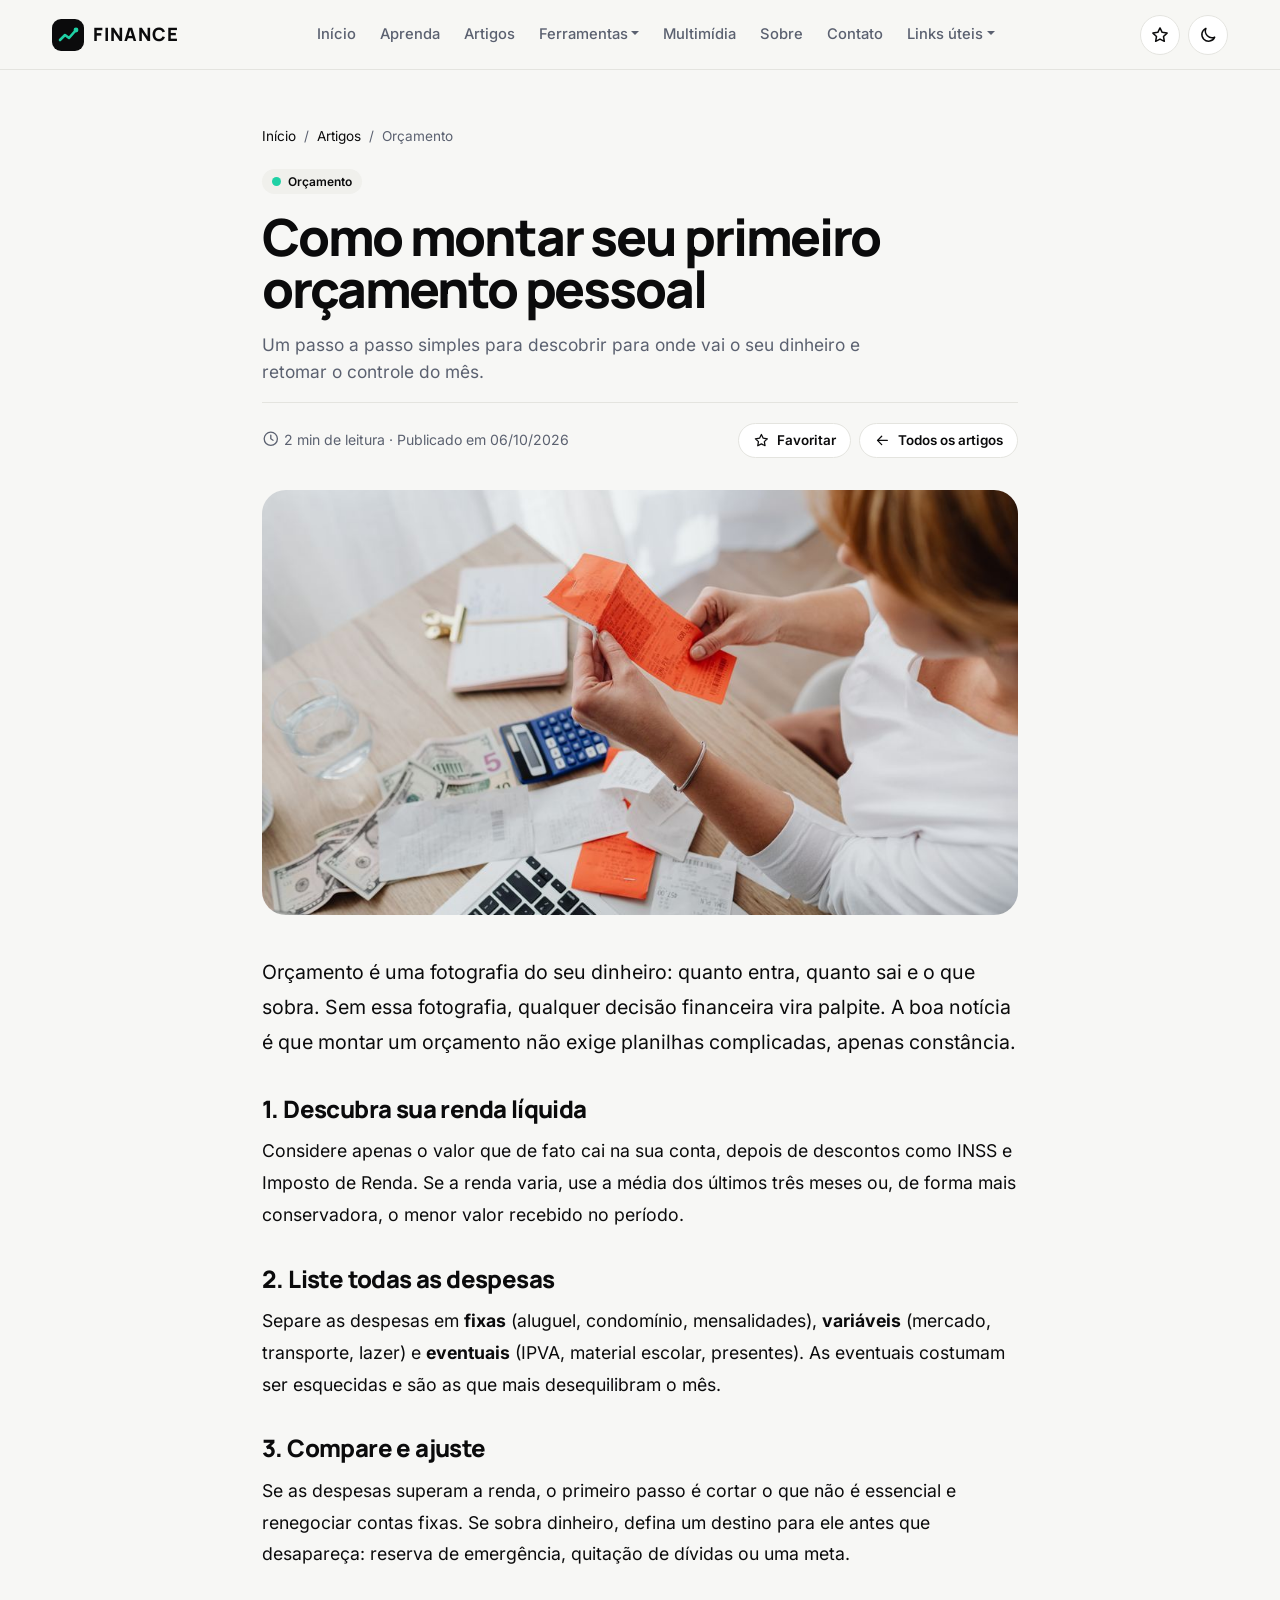
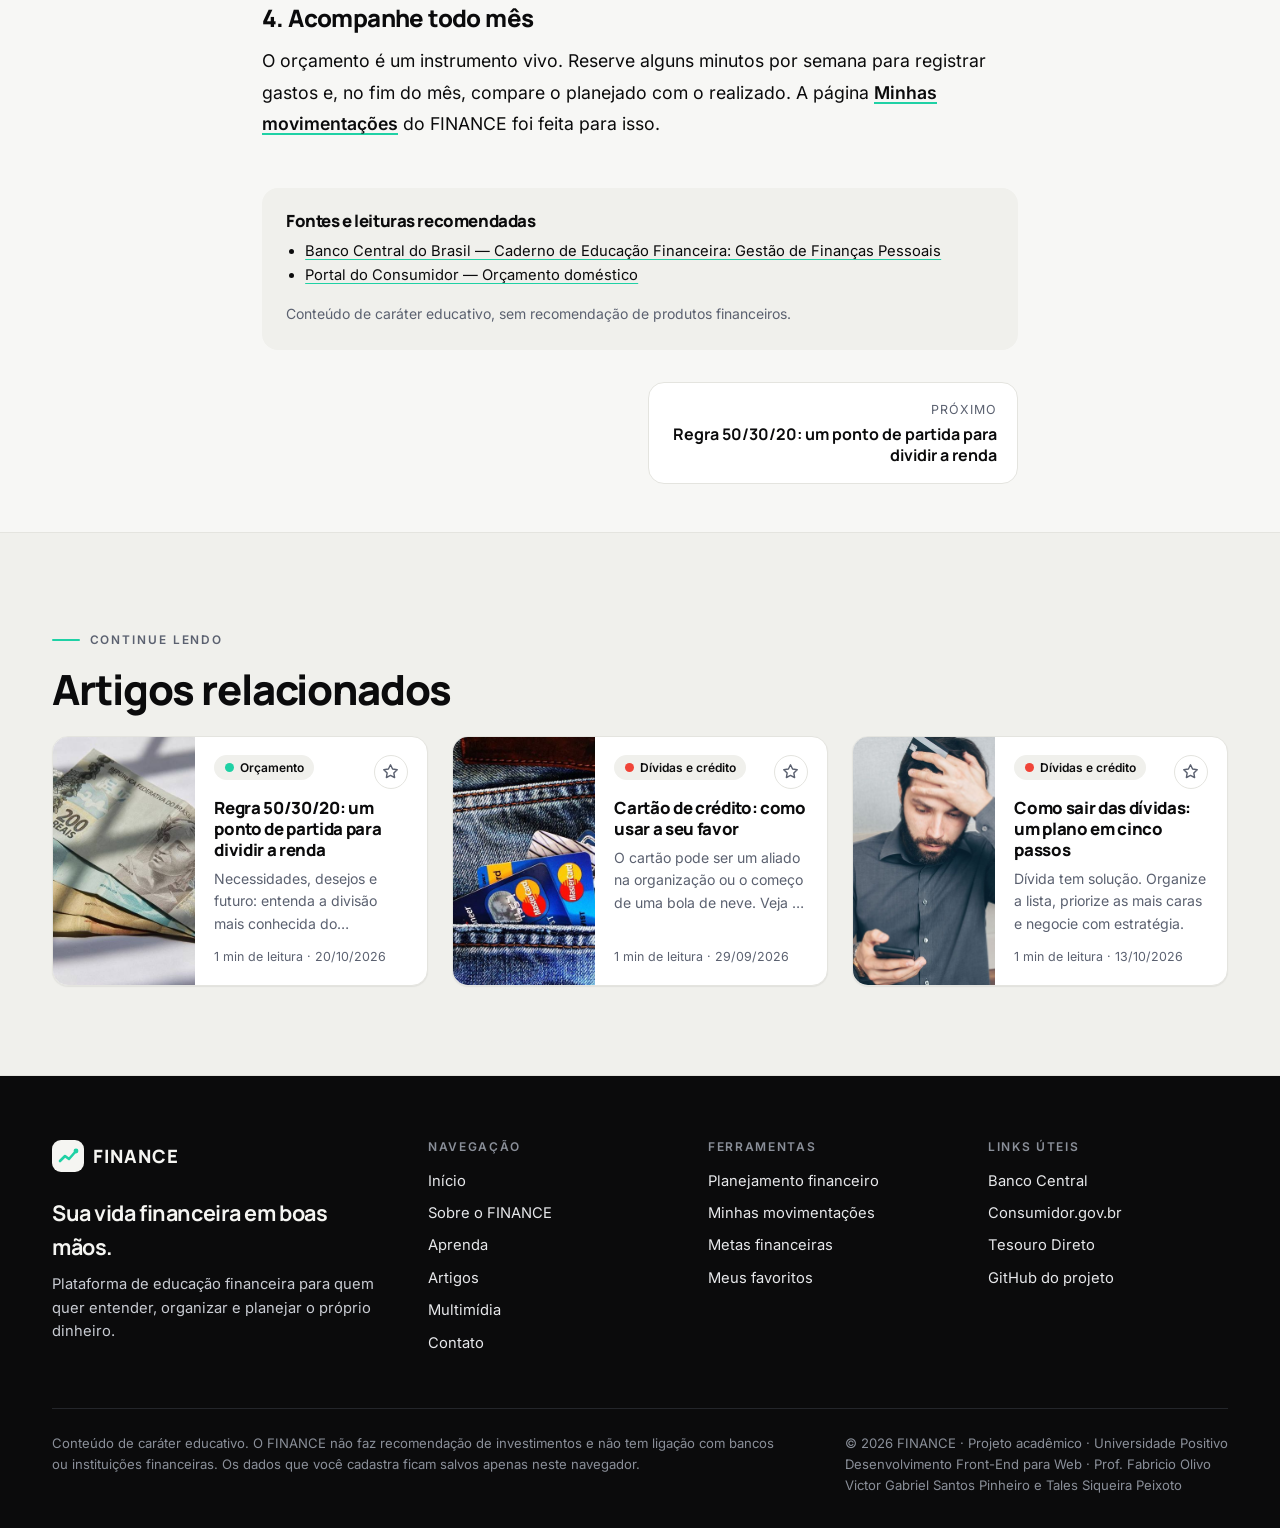
<file: artigo.html>
<!DOCTYPE html>
<!--
  FINANCE — artigo.html
  Página de leitura de um artigo.
  Projeto acadêmico — Desenvolvimento Front-End para Web — Universidade Positivo
  Autores: Victor Gabriel Santos Pinheiro e Tales Siqueira Peixoto
-->
<html lang="pt-BR" data-theme="light" data-bs-theme="light">
  <head>
    <meta charset="UTF-8">
    <meta name="viewport" content="width=device-width, initial-scale=1">
    <meta name="description" content="Leitura de artigo do FINANCE.">
    <title>Artigo — FINANCE</title>
    <link rel="icon" href="data:image/svg+xml,%3Csvg xmlns='http://www.w3.org/2000/svg' viewBox='0 0 32 32'%3E%3Crect width='32' height='32' rx='9' fill='%230b0b0c'/%3E%3Cpolyline points='8,21 13,16 17,19 24,11' fill='none' stroke='%231fd1a5' stroke-width='2.6' stroke-linecap='round' stroke-linejoin='round'/%3E%3Ccircle cx='24' cy='11' r='2.4' fill='%231fd1a5'/%3E%3C/svg%3E">
    <link rel="stylesheet" href="lib/bootstrap/css/bootstrap.min.css">
    <link rel="stylesheet" href="css/base.css">
    <link rel="stylesheet" href="css/bootstrap-tema.css">
    <link rel="stylesheet" href="css/paginas.css">
    <script src="js/tema.js"></script>
  </head>
  <body id="pagina-artigo">
    <a class="pular-conteudo" href="#conteudo">Pular para o conteúdo</a>
    <header class="site-header">
      <nav class="navbar navbar-expand-lg" aria-label="Menu principal">
        <div class="container">
          <a class="marca navbar-brand me-0" href="index.html"><svg class="marca-simbolo" viewBox="0 0 32 32" aria-hidden="true"><rect class="fundo" width="32" height="32" rx="9"/><polyline class="linha" points="8,21 13,16 17,19 24,11"/><circle class="ponto" cx="24" cy="11" r="2.4"/></svg>FINANCE</a>
          <div class="d-flex align-items-center gap-2 order-lg-3 ms-auto ms-lg-2">
            <a class="botao-icone" href="favoritos.html" title="Meus favoritos" aria-label="Meus favoritos"><svg class="icone" viewBox="0 0 24 24" aria-hidden="true"><path d="M12 3.5l2.6 5.3 5.9.9-4.3 4.1 1 5.8L12 16.9l-5.2 2.7 1-5.8-4.3-4.1 5.9-.9z"/></svg><span class="contador" id="contadorFavoritos"></span></a>
            <button class="botao-icone" type="button" id="btnTema" title="Alternar modo claro e escuro" aria-label="Alternar modo claro e escuro"><svg class="icone tema-lua" viewBox="0 0 24 24" aria-hidden="true"><path d="M20 14.5A8 8 0 0 1 9.5 4a8 8 0 1 0 10.5 10.5z"/></svg><svg class="icone tema-sol" viewBox="0 0 24 24" aria-hidden="true"><circle cx="12" cy="12" r="4"/><path d="M12 2v2M12 20v2M4.9 4.9l1.4 1.4M17.7 17.7l1.4 1.4M2 12h2M20 12h2M4.9 19.1l1.4-1.4M17.7 6.3l1.4-1.4"/></svg></button>
            <button class="navbar-toggler" type="button" data-bs-toggle="collapse" data-bs-target="#menuPrincipal" aria-controls="menuPrincipal" aria-expanded="false" aria-label="Abrir menu"><svg class="icone" viewBox="0 0 24 24" aria-hidden="true"><path d="M4 7h16M4 12h16M4 17h16"/></svg></button>
          </div>
          <div class="collapse navbar-collapse" id="menuPrincipal">
            <ul class="navbar-nav mx-auto mt-3 mt-lg-0">
              <li class="nav-item"><a class="nav-link" href="index.html">Início</a></li>
              <li class="nav-item"><a class="nav-link" href="aprenda.html">Aprenda</a></li>
              <li class="nav-item"><a class="nav-link" href="artigos.html">Artigos</a></li>
              <li class="nav-item dropdown">
                <a class="nav-link dropdown-toggle" href="#" role="button" data-bs-toggle="dropdown" aria-expanded="false">Ferramentas</a>
                <ul class="dropdown-menu">
                  <li><a class="dropdown-item" href="simuladores.html"><svg class="icone" viewBox="0 0 24 24" aria-hidden="true"><rect x="5" y="3" width="14" height="18" rx="2"/><path d="M8 7h8M8 11h.01M12 11h.01M16 11h.01M8 15h.01M12 15h.01M16 15h.01M8 18h4"/></svg><span>Planejamento<small>Simuladores financeiros</small></span></a></li>
                  <li><a class="dropdown-item" href="movimentacoes.html"><svg class="icone" viewBox="0 0 24 24" aria-hidden="true"><path d="M3 7.5A2.5 2.5 0 0 1 5.5 5H18v3"/><path d="M3 7.5V18a2 2 0 0 0 2 2h14a2 2 0 0 0 2-2v-8a2 2 0 0 0-2-2H5.5A2.5 2.5 0 0 1 3 7.5z"/><path d="M16.5 14h.01"/></svg><span>Movimentações<small>Receitas e despesas</small></span></a></li>
                  <li><a class="dropdown-item" href="metas.html"><svg class="icone" viewBox="0 0 24 24" aria-hidden="true"><circle cx="12" cy="12" r="9"/><circle cx="12" cy="12" r="5"/><circle cx="12" cy="12" r="1"/></svg><span>Metas<small>Objetivos financeiros</small></span></a></li>
                </ul>
              </li>
              <li class="nav-item"><a class="nav-link" href="multimidia.html">Multimídia</a></li>
              <li class="nav-item"><a class="nav-link" href="sobre.html">Sobre</a></li>
              <li class="nav-item"><a class="nav-link" href="contato.html">Contato</a></li>
              <li class="nav-item dropdown">
                <a class="nav-link dropdown-toggle" href="#" role="button" data-bs-toggle="dropdown" aria-expanded="false">Links úteis</a>
                <ul class="dropdown-menu dropdown-menu-lg-end">
                  <li><a class="dropdown-item" href="https://www.bcb.gov.br/cidadaniafinanceira" target="_blank" rel="noopener noreferrer"><svg class="icone" viewBox="0 0 24 24" aria-hidden="true"><path d="M14 4h6v6M20 4l-9 9M18 14v5a1 1 0 0 1-1 1H5a1 1 0 0 1-1-1V7a1 1 0 0 1 1-1h5"/></svg><span>Banco Central<small>Cidadania Financeira</small></span></a></li>
                  <li><a class="dropdown-item" href="https://www.consumidor.gov.br" target="_blank" rel="noopener noreferrer"><svg class="icone" viewBox="0 0 24 24" aria-hidden="true"><path d="M14 4h6v6M20 4l-9 9M18 14v5a1 1 0 0 1-1 1H5a1 1 0 0 1-1-1V7a1 1 0 0 1 1-1h5"/></svg><span>Consumidor.gov.br<small>Reclamações de consumo</small></span></a></li>
                  <li><a class="dropdown-item" href="https://www.tesourodireto.com.br" target="_blank" rel="noopener noreferrer"><svg class="icone" viewBox="0 0 24 24" aria-hidden="true"><path d="M14 4h6v6M20 4l-9 9M18 14v5a1 1 0 0 1-1 1H5a1 1 0 0 1-1-1V7a1 1 0 0 1 1-1h5"/></svg><span>Tesouro Direto<small>Títulos públicos</small></span></a></li>
                  <li><a class="dropdown-item" href="https://github.com/victoorpinheiroo/finance" target="_blank" rel="noopener noreferrer"><svg class="icone" viewBox="0 0 24 24" aria-hidden="true"><path d="M9 19c-4.3 1.4-4.3-2.5-6-3m12 5v-3.5c0-1 .1-1.4-.5-2 2.8-.3 5.5-1.4 5.5-6a4.6 4.6 0 0 0-1.3-3.2 4.2 4.2 0 0 0-.1-3.2s-1.1-.3-3.5 1.3a12.3 12.3 0 0 0-6.2 0C6.5 2.8 5.4 3.1 5.4 3.1a4.2 4.2 0 0 0-.1 3.2A4.6 4.6 0 0 0 4 9.5c0 4.6 2.7 5.7 5.5 6-.6.6-.6 1.2-.5 2V21"/></svg><span>GitHub do projeto<small>Código-fonte público</small></span></a></li>
                </ul>
              </li>
            </ul>
          </div>
        </div>
      </nav>
    </header>
    <main id="conteudo">
      <div id="barraLeitura" aria-hidden="true"></div>
      <article class="leitura" id="leitura" aria-labelledby="artigoTitulo">
        <header class="leitura-cabecalho">
          <div class="container leitura-container">
            <nav aria-label="Trilha de navegação">
              <ol class="breadcrumb">
                <li class="breadcrumb-item"><a href="index.html">Início</a></li>
                <li class="breadcrumb-item"><a href="artigos.html">Artigos</a></li>
                <li class="breadcrumb-item active" aria-current="page" id="trilhaCategoria">Artigo</li>
              </ol>
            </nav>
            <a class="etiqueta etiqueta-link" id="artigoCategoria" href="artigos.html">Categoria</a>
            <h1 id="artigoTitulo">Carregando artigo…</h1>
            <p class="texto-apoio" id="artigoResumo"></p>
            <div class="leitura-meta">
              <span id="artigoMeta"><svg class="icone" viewBox="0 0 24 24" aria-hidden="true"><circle cx="12" cy="12" r="9"/><path d="M12 7v5l3 2"/></svg> —</span>
              <div class="d-flex gap-2">
                <button type="button" class="btn btn-outline-primary btn-sm" id="btnFavoritoArtigo" aria-pressed="false"><svg class="icone" viewBox="0 0 24 24" aria-hidden="true"><path d="M12 3.5l2.6 5.3 5.9.9-4.3 4.1 1 5.8L12 16.9l-5.2 2.7 1-5.8-4.3-4.1 5.9-.9z"/></svg> <span>Favoritar</span></button>
                <a class="btn btn-outline-primary btn-sm" href="artigos.html"><svg class="icone" viewBox="0 0 24 24" aria-hidden="true"><path d="M19 12H5M11 6l-6 6 6 6"/></svg> Todos os artigos</a>
              </div>
            </div>
          </div>
        </header>
        <div class="container leitura-container">
          <figure class="leitura-imagem">
            <img id="artigoImagem" src="img/fotos/orcamento.jpg" alt="">
          </figure>
          <div class="leitura-corpo" id="artigoCorpo"></div>
          <aside class="leitura-fontes" aria-labelledby="tituloFontes">
            <h2 id="tituloFontes">Fontes e leituras recomendadas</h2>
            <ul id="artigoFontes"></ul>
            <p class="mb-0 small text-body-secondary">Conteúdo de caráter educativo, sem recomendação de produtos financeiros.</p>
          </aside>
          <nav class="navegacao-artigos" id="navArtigos" aria-label="Outros artigos"></nav>
        </div>
      </article>

      <section class="container leitura-container vazio my-5 d-none" id="artigoNaoEncontrado">
        <h1 class="h3">Artigo não encontrado</h1>
        <p>O endereço pode estar incompleto. Que tal voltar para a biblioteca?</p>
        <a class="btn btn-primary" href="artigos.html">Ver todos os artigos</a>
      </section>

      <section class="secao secao-cinza" aria-labelledby="tituloRelacionados" id="secaoRelacionados">
        <div class="container">
          <span class="rotulo">Continue lendo</span>
          <h2 id="tituloRelacionados" class="mb-4">Artigos relacionados</h2>
          <div class="lista-artigos" id="listaRelacionados"></div>
        </div>
      </section>
    </main>
    <footer class="site-footer">
      <div class="container-f">
        <div class="rodape-grade">
          <div>
            <a class="marca" href="index.html"><svg class="marca-simbolo" viewBox="0 0 32 32" aria-hidden="true"><rect class="fundo" width="32" height="32" rx="9"/><polyline class="linha" points="8,21 13,16 17,19 24,11"/><circle class="ponto" cx="24" cy="11" r="2.4"/></svg>FINANCE</a>
            <p class="rodape-slogan">Sua vida financeira em boas mãos.</p>
            <p>Plataforma de educação financeira para quem quer entender, organizar e planejar o próprio dinheiro.</p>
          </div>
          <nav aria-label="Páginas do site">
            <h2>Navegação</h2>
            <ul>
              <li><a href="index.html">Início</a></li>
              <li><a href="sobre.html">Sobre o FINANCE</a></li>
              <li><a href="aprenda.html">Aprenda</a></li>
              <li><a href="artigos.html">Artigos</a></li>
              <li><a href="multimidia.html">Multimídia</a></li>
              <li><a href="contato.html">Contato</a></li>
            </ul>
          </nav>
          <nav aria-label="Ferramentas">
            <h2>Ferramentas</h2>
            <ul>
              <li><a href="simuladores.html">Planejamento financeiro</a></li>
              <li><a href="movimentacoes.html">Minhas movimentações</a></li>
              <li><a href="metas.html">Metas financeiras</a></li>
              <li><a href="favoritos.html">Meus favoritos</a></li>
            </ul>
          </nav>
          <nav aria-label="Links externos">
            <h2>Links úteis</h2>
            <ul>
              <li><a href="https://www.bcb.gov.br/cidadaniafinanceira" target="_blank" rel="noopener noreferrer">Banco Central</a></li>
              <li><a href="https://www.consumidor.gov.br" target="_blank" rel="noopener noreferrer">Consumidor.gov.br</a></li>
              <li><a href="https://www.tesourodireto.com.br" target="_blank" rel="noopener noreferrer">Tesouro Direto</a></li>
              <li><a href="https://github.com/victoorpinheiroo/finance" target="_blank" rel="noopener noreferrer">GitHub do projeto</a></li>
            </ul>
          </nav>
        </div>
        <div class="rodape-base">
          <p class="aviso-legal">Conteúdo de caráter educativo. O FINANCE não faz recomendação de investimentos e não tem ligação com bancos ou instituições financeiras. Os dados que você cadastra ficam salvos apenas neste navegador.</p>
          <p>&copy; <span id="anoAtual">2026</span> FINANCE · Projeto acadêmico · Universidade Positivo<br>Desenvolvimento Front-End para Web · Prof. Fabricio Olivo<br>Victor Gabriel Santos Pinheiro e Tales Siqueira Peixoto</p>
        </div>
      </div>
    </footer>
    <div id="areaAvisos" aria-live="polite"></div>
    <script src="lib/bootstrap/js/bootstrap.bundle.min.js"></script>
    <script src="js/comum.js"></script>
    <script src="js/dados.js"></script>
    <script src="js/artigo.js"></script>
  </body>
</html>
</file>
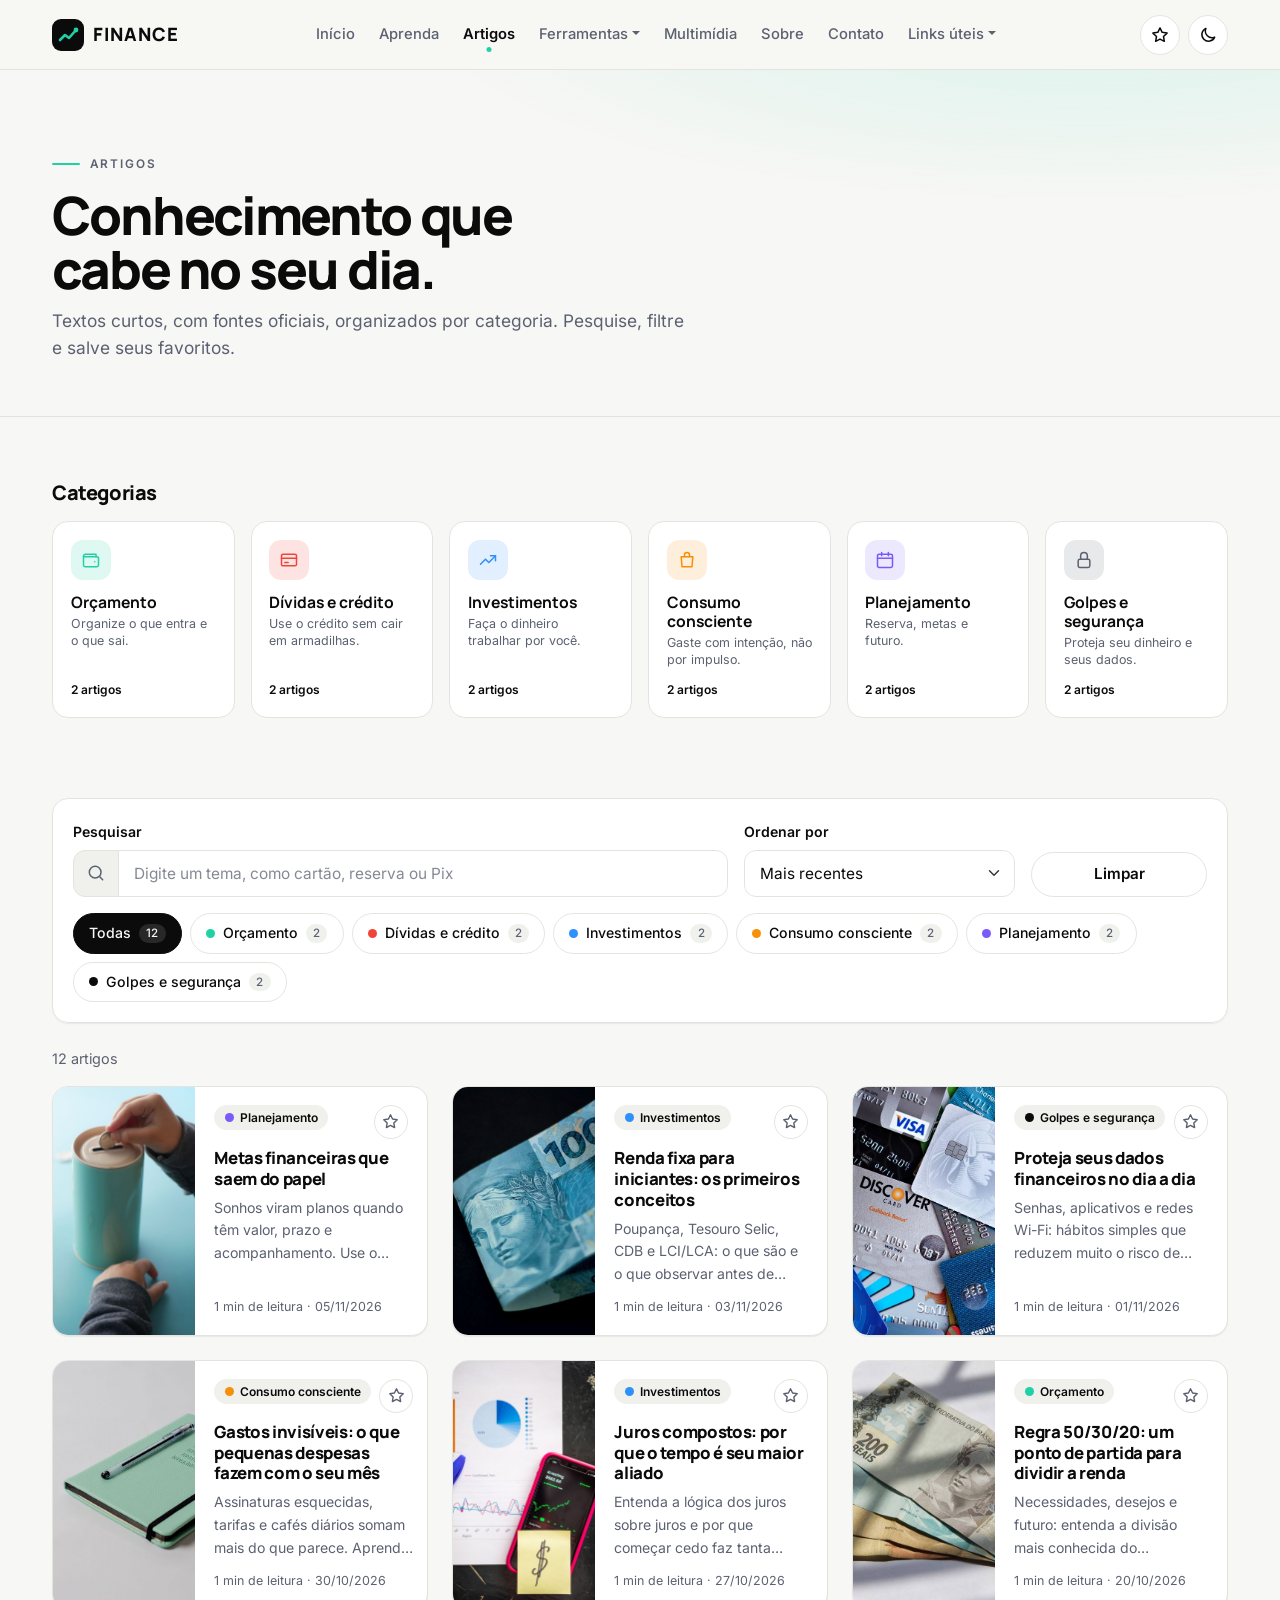
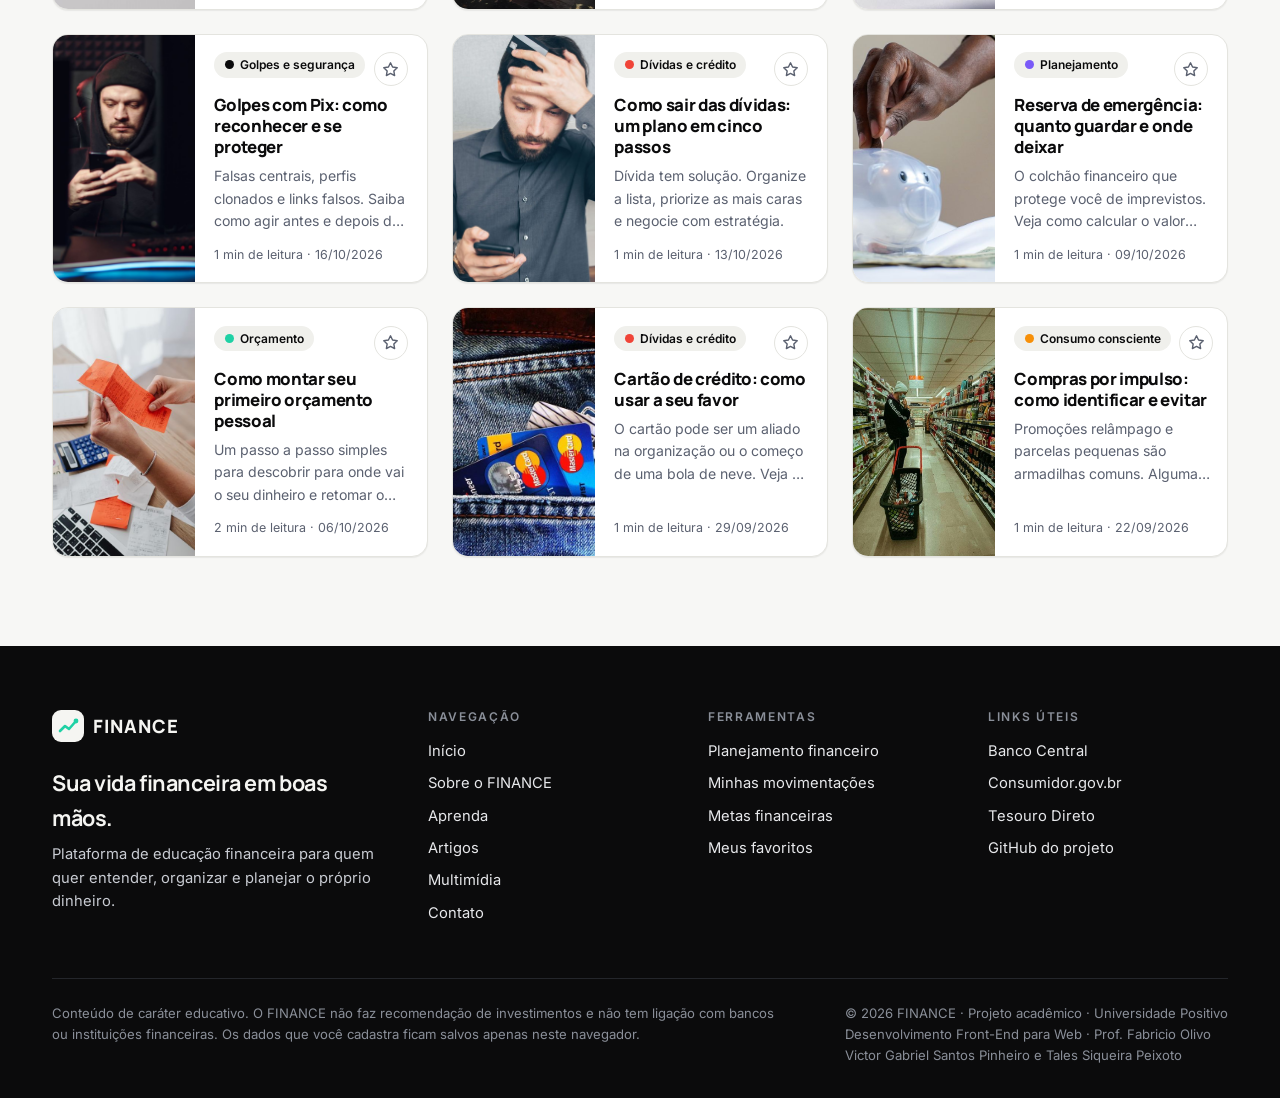
<file: artigos.html>
<!DOCTYPE html>
<!--
  FINANCE — artigos.html
  Biblioteca de artigos com busca, categorias e favoritos.
  Projeto acadêmico — Desenvolvimento Front-End para Web — Universidade Positivo
  Autores: Victor Gabriel Santos Pinheiro e Tales Siqueira Peixoto
-->
<html lang="pt-BR" data-theme="light" data-bs-theme="light">
  <head>
    <meta charset="UTF-8">
    <meta name="viewport" content="width=device-width, initial-scale=1">
    <meta name="description" content="Biblioteca de artigos sobre educação financeira com busca e filtro por categorias.">
    <title>Artigos — FINANCE</title>
    <link rel="icon" href="data:image/svg+xml,%3Csvg xmlns='http://www.w3.org/2000/svg' viewBox='0 0 32 32'%3E%3Crect width='32' height='32' rx='9' fill='%230b0b0c'/%3E%3Cpolyline points='8,21 13,16 17,19 24,11' fill='none' stroke='%231fd1a5' stroke-width='2.6' stroke-linecap='round' stroke-linejoin='round'/%3E%3Ccircle cx='24' cy='11' r='2.4' fill='%231fd1a5'/%3E%3C/svg%3E">
    <link rel="stylesheet" href="lib/bootstrap/css/bootstrap.min.css">
    <link rel="stylesheet" href="css/base.css">
    <link rel="stylesheet" href="css/bootstrap-tema.css">
    <link rel="stylesheet" href="css/paginas.css">
    <script src="js/tema.js"></script>
  </head>
  <body id="pagina-artigos">
    <a class="pular-conteudo" href="#conteudo">Pular para o conteúdo</a>
    <header class="site-header">
      <nav class="navbar navbar-expand-lg" aria-label="Menu principal">
        <div class="container">
          <a class="marca navbar-brand me-0" href="index.html"><svg class="marca-simbolo" viewBox="0 0 32 32" aria-hidden="true"><rect class="fundo" width="32" height="32" rx="9"/><polyline class="linha" points="8,21 13,16 17,19 24,11"/><circle class="ponto" cx="24" cy="11" r="2.4"/></svg>FINANCE</a>
          <div class="d-flex align-items-center gap-2 order-lg-3 ms-auto ms-lg-2">
            <a class="botao-icone" href="favoritos.html" title="Meus favoritos" aria-label="Meus favoritos"><svg class="icone" viewBox="0 0 24 24" aria-hidden="true"><path d="M12 3.5l2.6 5.3 5.9.9-4.3 4.1 1 5.8L12 16.9l-5.2 2.7 1-5.8-4.3-4.1 5.9-.9z"/></svg><span class="contador" id="contadorFavoritos"></span></a>
            <button class="botao-icone" type="button" id="btnTema" title="Alternar modo claro e escuro" aria-label="Alternar modo claro e escuro"><svg class="icone tema-lua" viewBox="0 0 24 24" aria-hidden="true"><path d="M20 14.5A8 8 0 0 1 9.5 4a8 8 0 1 0 10.5 10.5z"/></svg><svg class="icone tema-sol" viewBox="0 0 24 24" aria-hidden="true"><circle cx="12" cy="12" r="4"/><path d="M12 2v2M12 20v2M4.9 4.9l1.4 1.4M17.7 17.7l1.4 1.4M2 12h2M20 12h2M4.9 19.1l1.4-1.4M17.7 6.3l1.4-1.4"/></svg></button>
            <button class="navbar-toggler" type="button" data-bs-toggle="collapse" data-bs-target="#menuPrincipal" aria-controls="menuPrincipal" aria-expanded="false" aria-label="Abrir menu"><svg class="icone" viewBox="0 0 24 24" aria-hidden="true"><path d="M4 7h16M4 12h16M4 17h16"/></svg></button>
          </div>
          <div class="collapse navbar-collapse" id="menuPrincipal">
            <ul class="navbar-nav mx-auto mt-3 mt-lg-0">
              <li class="nav-item"><a class="nav-link" href="index.html">Início</a></li>
              <li class="nav-item"><a class="nav-link" href="aprenda.html">Aprenda</a></li>
              <li class="nav-item"><a class="nav-link active" href="artigos.html" aria-current="page">Artigos</a></li>
              <li class="nav-item dropdown">
                <a class="nav-link dropdown-toggle" href="#" role="button" data-bs-toggle="dropdown" aria-expanded="false">Ferramentas</a>
                <ul class="dropdown-menu">
                  <li><a class="dropdown-item" href="simuladores.html"><svg class="icone" viewBox="0 0 24 24" aria-hidden="true"><rect x="5" y="3" width="14" height="18" rx="2"/><path d="M8 7h8M8 11h.01M12 11h.01M16 11h.01M8 15h.01M12 15h.01M16 15h.01M8 18h4"/></svg><span>Planejamento<small>Simuladores financeiros</small></span></a></li>
                  <li><a class="dropdown-item" href="movimentacoes.html"><svg class="icone" viewBox="0 0 24 24" aria-hidden="true"><path d="M3 7.5A2.5 2.5 0 0 1 5.5 5H18v3"/><path d="M3 7.5V18a2 2 0 0 0 2 2h14a2 2 0 0 0 2-2v-8a2 2 0 0 0-2-2H5.5A2.5 2.5 0 0 1 3 7.5z"/><path d="M16.5 14h.01"/></svg><span>Movimentações<small>Receitas e despesas</small></span></a></li>
                  <li><a class="dropdown-item" href="metas.html"><svg class="icone" viewBox="0 0 24 24" aria-hidden="true"><circle cx="12" cy="12" r="9"/><circle cx="12" cy="12" r="5"/><circle cx="12" cy="12" r="1"/></svg><span>Metas<small>Objetivos financeiros</small></span></a></li>
                </ul>
              </li>
              <li class="nav-item"><a class="nav-link" href="multimidia.html">Multimídia</a></li>
              <li class="nav-item"><a class="nav-link" href="sobre.html">Sobre</a></li>
              <li class="nav-item"><a class="nav-link" href="contato.html">Contato</a></li>
              <li class="nav-item dropdown">
                <a class="nav-link dropdown-toggle" href="#" role="button" data-bs-toggle="dropdown" aria-expanded="false">Links úteis</a>
                <ul class="dropdown-menu dropdown-menu-lg-end">
                  <li><a class="dropdown-item" href="https://www.bcb.gov.br/cidadaniafinanceira" target="_blank" rel="noopener noreferrer"><svg class="icone" viewBox="0 0 24 24" aria-hidden="true"><path d="M14 4h6v6M20 4l-9 9M18 14v5a1 1 0 0 1-1 1H5a1 1 0 0 1-1-1V7a1 1 0 0 1 1-1h5"/></svg><span>Banco Central<small>Cidadania Financeira</small></span></a></li>
                  <li><a class="dropdown-item" href="https://www.consumidor.gov.br" target="_blank" rel="noopener noreferrer"><svg class="icone" viewBox="0 0 24 24" aria-hidden="true"><path d="M14 4h6v6M20 4l-9 9M18 14v5a1 1 0 0 1-1 1H5a1 1 0 0 1-1-1V7a1 1 0 0 1 1-1h5"/></svg><span>Consumidor.gov.br<small>Reclamações de consumo</small></span></a></li>
                  <li><a class="dropdown-item" href="https://www.tesourodireto.com.br" target="_blank" rel="noopener noreferrer"><svg class="icone" viewBox="0 0 24 24" aria-hidden="true"><path d="M14 4h6v6M20 4l-9 9M18 14v5a1 1 0 0 1-1 1H5a1 1 0 0 1-1-1V7a1 1 0 0 1 1-1h5"/></svg><span>Tesouro Direto<small>Títulos públicos</small></span></a></li>
                  <li><a class="dropdown-item" href="https://github.com/victoorpinheiroo/finance" target="_blank" rel="noopener noreferrer"><svg class="icone" viewBox="0 0 24 24" aria-hidden="true"><path d="M9 19c-4.3 1.4-4.3-2.5-6-3m12 5v-3.5c0-1 .1-1.4-.5-2 2.8-.3 5.5-1.4 5.5-6a4.6 4.6 0 0 0-1.3-3.2 4.2 4.2 0 0 0-.1-3.2s-1.1-.3-3.5 1.3a12.3 12.3 0 0 0-6.2 0C6.5 2.8 5.4 3.1 5.4 3.1a4.2 4.2 0 0 0-.1 3.2A4.6 4.6 0 0 0 4 9.5c0 4.6 2.7 5.7 5.5 6-.6.6-.6 1.2-.5 2V21"/></svg><span>GitHub do projeto<small>Código-fonte público</small></span></a></li>
                </ul>
              </li>
            </ul>
          </div>
        </div>
      </nav>
    </header>
    <main id="conteudo">
      <header class="cabecalho-pagina">
        <div class="container">
          <span class="rotulo">Artigos</span>
          <h1>Conhecimento que cabe no seu dia.</h1>
          <p class="texto-apoio">Textos curtos, com fontes oficiais, organizados por categoria. Pesquise, filtre e salve seus favoritos.</p>
        </div>
      </header>

      <section class="secao-compacta" aria-labelledby="tituloCategorias">
        <div class="container">
          <h2 id="tituloCategorias" class="h5 mb-3">Categorias</h2>
          <div class="grade-categorias" id="gradeCategorias">
            <button type="button" class="categoria-cartao" data-categoria="orcamento"><span class="categoria-icone" style="--cor-cat: #1fd1a5;"><svg class="icone" viewBox="0 0 24 24" aria-hidden="true"><path d="M3 7.5A2.5 2.5 0 0 1 5.5 5H18v3"/><path d="M3 7.5V18a2 2 0 0 0 2 2h14a2 2 0 0 0 2-2v-8a2 2 0 0 0-2-2H5.5A2.5 2.5 0 0 1 3 7.5z"/><path d="M16.5 14h.01"/></svg></span><strong>Orçamento</strong><small>Organize o que entra e o que sai.</small><em data-total="orcamento">0 artigos</em></button>
            <button type="button" class="categoria-cartao" data-categoria="dividas"><span class="categoria-icone" style="--cor-cat: #f04438;"><svg class="icone" viewBox="0 0 24 24" aria-hidden="true"><rect x="3" y="5" width="18" height="14" rx="2"/><path d="M3 10h18M7 15h4"/></svg></span><strong>Dívidas e crédito</strong><small>Use o crédito sem cair em armadilhas.</small><em data-total="dividas">0 artigos</em></button>
            <button type="button" class="categoria-cartao" data-categoria="investimentos"><span class="categoria-icone" style="--cor-cat: #2e90fa;"><svg class="icone" viewBox="0 0 24 24" aria-hidden="true"><path d="M3 17l6-6 4 4 8-8"/><path d="M15 7h6v6"/></svg></span><strong>Investimentos</strong><small>Faça o dinheiro trabalhar por você.</small><em data-total="investimentos">0 artigos</em></button>
            <button type="button" class="categoria-cartao" data-categoria="consumo"><span class="categoria-icone" style="--cor-cat: #f79009;"><svg class="icone" viewBox="0 0 24 24" aria-hidden="true"><path d="M5 8h14l-1 12H6z"/><path d="M9 8V6a3 3 0 0 1 6 0v2"/></svg></span><strong>Consumo consciente</strong><small>Gaste com intenção, não por impulso.</small><em data-total="consumo">0 artigos</em></button>
            <button type="button" class="categoria-cartao" data-categoria="planejamento"><span class="categoria-icone" style="--cor-cat: #7a5af8;"><svg class="icone" viewBox="0 0 24 24" aria-hidden="true"><rect x="3" y="5" width="18" height="16" rx="2"/><path d="M3 10h18M8 3v4M16 3v4"/></svg></span><strong>Planejamento</strong><small>Reserva, metas e futuro.</small><em data-total="planejamento">0 artigos</em></button>
            <button type="button" class="categoria-cartao" data-categoria="seguranca"><span class="categoria-icone" style="--cor-cat: #5b6170;"><svg class="icone" viewBox="0 0 24 24" aria-hidden="true"><rect x="5" y="11" width="14" height="10" rx="2"/><path d="M8 11V7a4 4 0 0 1 8 0v4"/></svg></span><strong>Golpes e segurança</strong><small>Proteja seu dinheiro e seus dados.</small><em data-total="seguranca">0 artigos</em></button>
          </div>
        </div>
      </section>

      <section class="secao" style="padding-top: 1rem;" aria-labelledby="tituloBiblioteca">
        <div class="container">
          <h2 id="tituloBiblioteca" class="visually-hidden">Biblioteca de artigos</h2>
          <div class="barra-filtros">
            <div class="row g-3 align-items-end">
              <div class="col-md-7">
                <label for="buscaArtigos" class="form-label">Pesquisar</label>
                <div class="input-group">
                  <span class="input-group-text"><svg class="icone" viewBox="0 0 24 24" aria-hidden="true"><circle cx="11" cy="11" r="7"/><path d="M20 20l-3.5-3.5"/></svg></span>
                  <input type="search" class="form-control" id="buscaArtigos" placeholder="Digite um tema, como cartão, reserva ou Pix">
                </div>
              </div>
              <div class="col-sm-7 col-md-3">
                <label for="ordemArtigos" class="form-label">Ordenar por</label>
                <select class="form-select" id="ordemArtigos">
                  <option value="recentes">Mais recentes</option>
                  <option value="alfabetica">Ordem alfabética</option>
                  <option value="curtos">Leitura mais curta</option>
                </select>
              </div>
              <div class="col-sm-5 col-md-2 d-grid">
                <button type="button" class="btn btn-outline-primary" id="btnLimparFiltros">Limpar</button>
              </div>
            </div>
            <div class="chips mt-3" id="filtrosCategoria" role="group" aria-label="Filtrar por categoria"></div>
          </div>
          <p class="contador-resultados" id="contadorArtigos" aria-live="polite"></p>
          <div class="lista-artigos" id="listaArtigos"></div>
        </div>
      </section>
    </main>
    <footer class="site-footer">
      <div class="container-f">
        <div class="rodape-grade">
          <div>
            <a class="marca" href="index.html"><svg class="marca-simbolo" viewBox="0 0 32 32" aria-hidden="true"><rect class="fundo" width="32" height="32" rx="9"/><polyline class="linha" points="8,21 13,16 17,19 24,11"/><circle class="ponto" cx="24" cy="11" r="2.4"/></svg>FINANCE</a>
            <p class="rodape-slogan">Sua vida financeira em boas mãos.</p>
            <p>Plataforma de educação financeira para quem quer entender, organizar e planejar o próprio dinheiro.</p>
          </div>
          <nav aria-label="Páginas do site">
            <h2>Navegação</h2>
            <ul>
              <li><a href="index.html">Início</a></li>
              <li><a href="sobre.html">Sobre o FINANCE</a></li>
              <li><a href="aprenda.html">Aprenda</a></li>
              <li><a href="artigos.html">Artigos</a></li>
              <li><a href="multimidia.html">Multimídia</a></li>
              <li><a href="contato.html">Contato</a></li>
            </ul>
          </nav>
          <nav aria-label="Ferramentas">
            <h2>Ferramentas</h2>
            <ul>
              <li><a href="simuladores.html">Planejamento financeiro</a></li>
              <li><a href="movimentacoes.html">Minhas movimentações</a></li>
              <li><a href="metas.html">Metas financeiras</a></li>
              <li><a href="favoritos.html">Meus favoritos</a></li>
            </ul>
          </nav>
          <nav aria-label="Links externos">
            <h2>Links úteis</h2>
            <ul>
              <li><a href="https://www.bcb.gov.br/cidadaniafinanceira" target="_blank" rel="noopener noreferrer">Banco Central</a></li>
              <li><a href="https://www.consumidor.gov.br" target="_blank" rel="noopener noreferrer">Consumidor.gov.br</a></li>
              <li><a href="https://www.tesourodireto.com.br" target="_blank" rel="noopener noreferrer">Tesouro Direto</a></li>
              <li><a href="https://github.com/victoorpinheiroo/finance" target="_blank" rel="noopener noreferrer">GitHub do projeto</a></li>
            </ul>
          </nav>
        </div>
        <div class="rodape-base">
          <p class="aviso-legal">Conteúdo de caráter educativo. O FINANCE não faz recomendação de investimentos e não tem ligação com bancos ou instituições financeiras. Os dados que você cadastra ficam salvos apenas neste navegador.</p>
          <p>&copy; <span id="anoAtual">2026</span> FINANCE · Projeto acadêmico · Universidade Positivo<br>Desenvolvimento Front-End para Web · Prof. Fabricio Olivo<br>Victor Gabriel Santos Pinheiro e Tales Siqueira Peixoto</p>
        </div>
      </div>
    </footer>
    <div id="areaAvisos" aria-live="polite"></div>
    <script src="lib/bootstrap/js/bootstrap.bundle.min.js"></script>
    <script src="js/comum.js"></script>
    <script src="js/dados.js"></script>
    <script src="js/artigos.js"></script>
  </body>
</html>
</file>
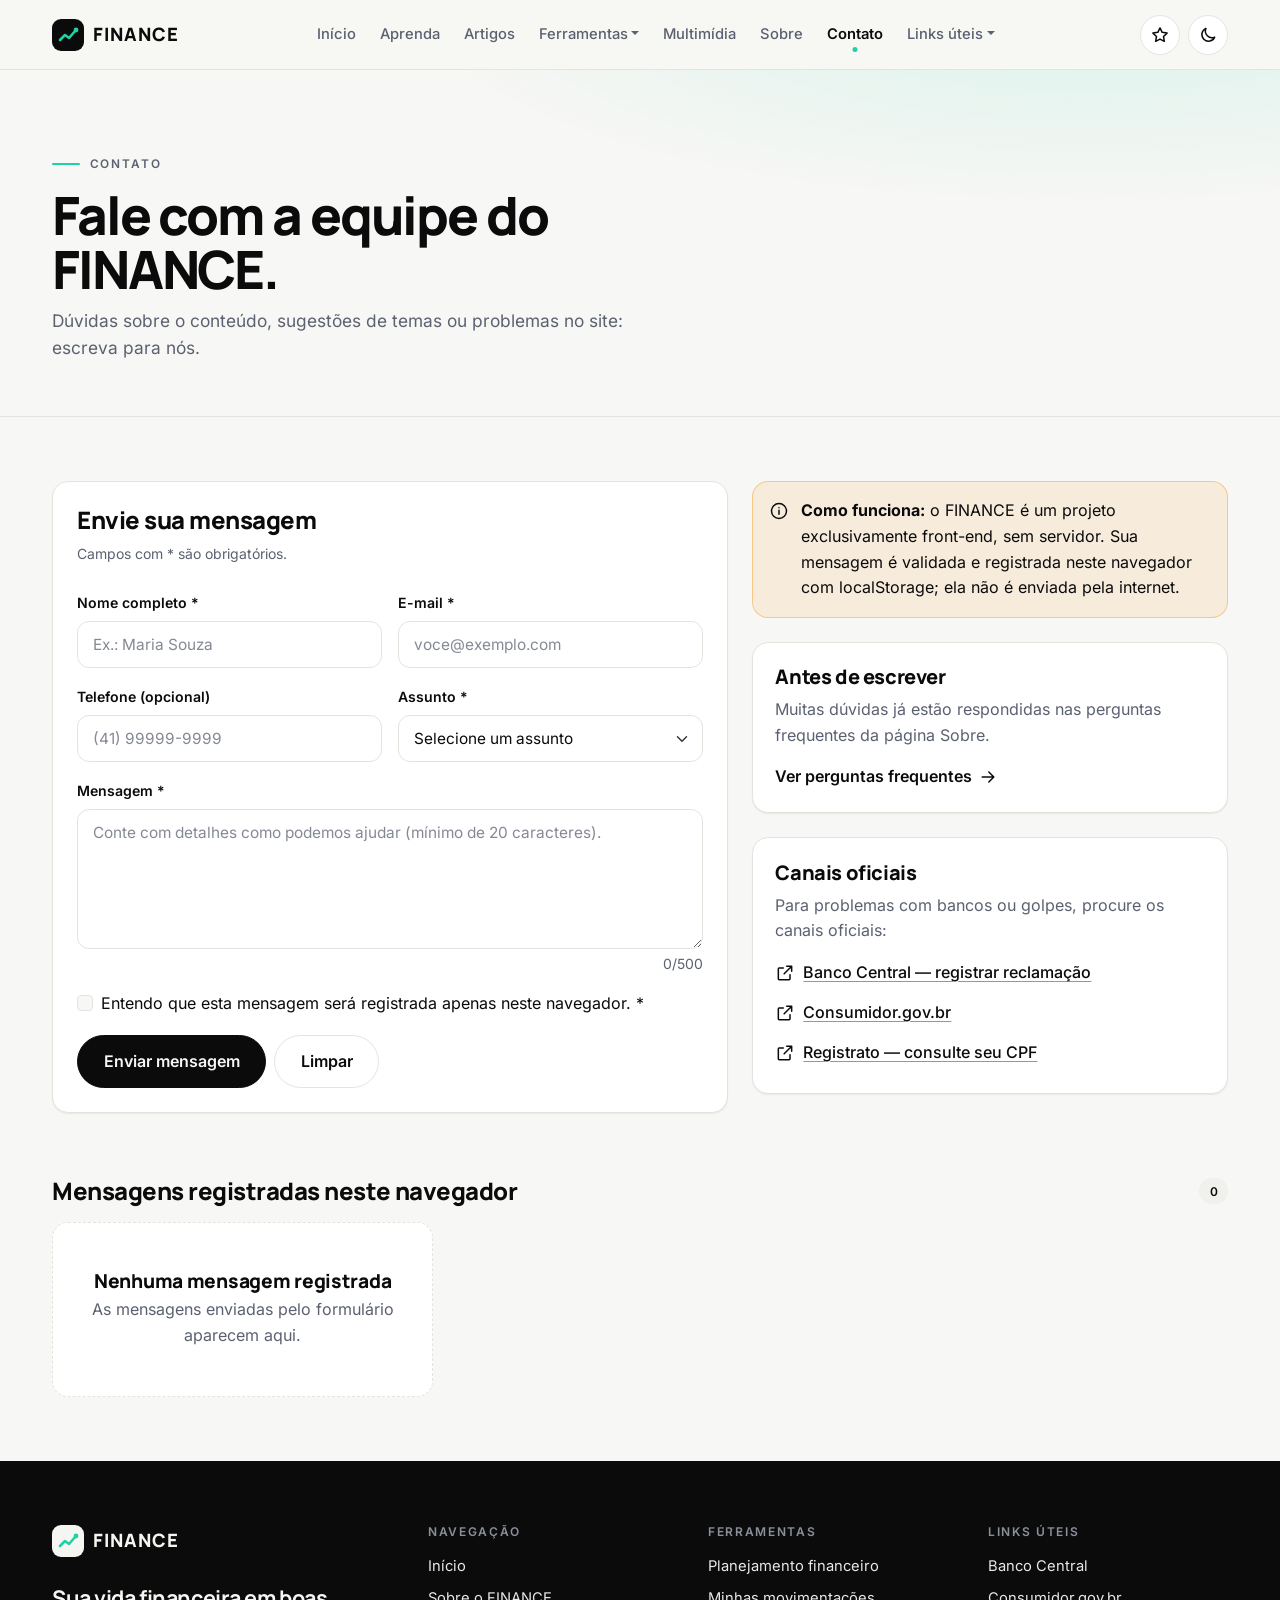
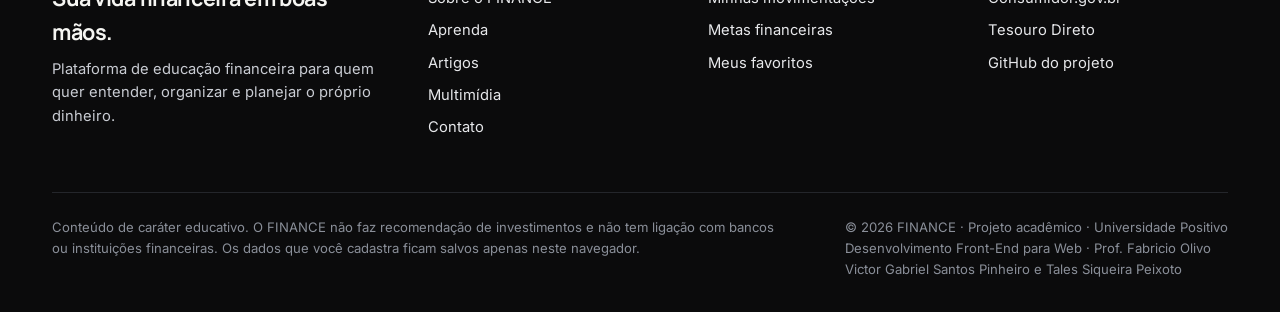
<file: contato.html>
<!DOCTYPE html>
<!--
  FINANCE — contato.html
  Formulário de contato.
  Projeto acadêmico — Desenvolvimento Front-End para Web — Universidade Positivo
  Autores: Victor Gabriel Santos Pinheiro e Tales Siqueira Peixoto
-->
<html lang="pt-BR" data-theme="light" data-bs-theme="light">
  <head>
    <meta charset="UTF-8">
    <meta name="viewport" content="width=device-width, initial-scale=1">
    <meta name="description" content="Fale com a equipe do FINANCE.">
    <title>Contato — FINANCE</title>
    <link rel="icon" href="data:image/svg+xml,%3Csvg xmlns='http://www.w3.org/2000/svg' viewBox='0 0 32 32'%3E%3Crect width='32' height='32' rx='9' fill='%230b0b0c'/%3E%3Cpolyline points='8,21 13,16 17,19 24,11' fill='none' stroke='%231fd1a5' stroke-width='2.6' stroke-linecap='round' stroke-linejoin='round'/%3E%3Ccircle cx='24' cy='11' r='2.4' fill='%231fd1a5'/%3E%3C/svg%3E">
    <link rel="stylesheet" href="lib/bootstrap/css/bootstrap.min.css">
    <link rel="stylesheet" href="css/base.css">
    <link rel="stylesheet" href="css/bootstrap-tema.css">
    <link rel="stylesheet" href="css/paginas.css">
    <script src="js/tema.js"></script>
  </head>
  <body id="pagina-contato">
    <a class="pular-conteudo" href="#conteudo">Pular para o conteúdo</a>
    <header class="site-header">
      <nav class="navbar navbar-expand-lg" aria-label="Menu principal">
        <div class="container">
          <a class="marca navbar-brand me-0" href="index.html"><svg class="marca-simbolo" viewBox="0 0 32 32" aria-hidden="true"><rect class="fundo" width="32" height="32" rx="9"/><polyline class="linha" points="8,21 13,16 17,19 24,11"/><circle class="ponto" cx="24" cy="11" r="2.4"/></svg>FINANCE</a>
          <div class="d-flex align-items-center gap-2 order-lg-3 ms-auto ms-lg-2">
            <a class="botao-icone" href="favoritos.html" title="Meus favoritos" aria-label="Meus favoritos"><svg class="icone" viewBox="0 0 24 24" aria-hidden="true"><path d="M12 3.5l2.6 5.3 5.9.9-4.3 4.1 1 5.8L12 16.9l-5.2 2.7 1-5.8-4.3-4.1 5.9-.9z"/></svg><span class="contador" id="contadorFavoritos"></span></a>
            <button class="botao-icone" type="button" id="btnTema" title="Alternar modo claro e escuro" aria-label="Alternar modo claro e escuro"><svg class="icone tema-lua" viewBox="0 0 24 24" aria-hidden="true"><path d="M20 14.5A8 8 0 0 1 9.5 4a8 8 0 1 0 10.5 10.5z"/></svg><svg class="icone tema-sol" viewBox="0 0 24 24" aria-hidden="true"><circle cx="12" cy="12" r="4"/><path d="M12 2v2M12 20v2M4.9 4.9l1.4 1.4M17.7 17.7l1.4 1.4M2 12h2M20 12h2M4.9 19.1l1.4-1.4M17.7 6.3l1.4-1.4"/></svg></button>
            <button class="navbar-toggler" type="button" data-bs-toggle="collapse" data-bs-target="#menuPrincipal" aria-controls="menuPrincipal" aria-expanded="false" aria-label="Abrir menu"><svg class="icone" viewBox="0 0 24 24" aria-hidden="true"><path d="M4 7h16M4 12h16M4 17h16"/></svg></button>
          </div>
          <div class="collapse navbar-collapse" id="menuPrincipal">
            <ul class="navbar-nav mx-auto mt-3 mt-lg-0">
              <li class="nav-item"><a class="nav-link" href="index.html">Início</a></li>
              <li class="nav-item"><a class="nav-link" href="aprenda.html">Aprenda</a></li>
              <li class="nav-item"><a class="nav-link" href="artigos.html">Artigos</a></li>
              <li class="nav-item dropdown">
                <a class="nav-link dropdown-toggle" href="#" role="button" data-bs-toggle="dropdown" aria-expanded="false">Ferramentas</a>
                <ul class="dropdown-menu">
                  <li><a class="dropdown-item" href="simuladores.html"><svg class="icone" viewBox="0 0 24 24" aria-hidden="true"><rect x="5" y="3" width="14" height="18" rx="2"/><path d="M8 7h8M8 11h.01M12 11h.01M16 11h.01M8 15h.01M12 15h.01M16 15h.01M8 18h4"/></svg><span>Planejamento<small>Simuladores financeiros</small></span></a></li>
                  <li><a class="dropdown-item" href="movimentacoes.html"><svg class="icone" viewBox="0 0 24 24" aria-hidden="true"><path d="M3 7.5A2.5 2.5 0 0 1 5.5 5H18v3"/><path d="M3 7.5V18a2 2 0 0 0 2 2h14a2 2 0 0 0 2-2v-8a2 2 0 0 0-2-2H5.5A2.5 2.5 0 0 1 3 7.5z"/><path d="M16.5 14h.01"/></svg><span>Movimentações<small>Receitas e despesas</small></span></a></li>
                  <li><a class="dropdown-item" href="metas.html"><svg class="icone" viewBox="0 0 24 24" aria-hidden="true"><circle cx="12" cy="12" r="9"/><circle cx="12" cy="12" r="5"/><circle cx="12" cy="12" r="1"/></svg><span>Metas<small>Objetivos financeiros</small></span></a></li>
                </ul>
              </li>
              <li class="nav-item"><a class="nav-link" href="multimidia.html">Multimídia</a></li>
              <li class="nav-item"><a class="nav-link" href="sobre.html">Sobre</a></li>
              <li class="nav-item"><a class="nav-link active" href="contato.html" aria-current="page">Contato</a></li>
              <li class="nav-item dropdown">
                <a class="nav-link dropdown-toggle" href="#" role="button" data-bs-toggle="dropdown" aria-expanded="false">Links úteis</a>
                <ul class="dropdown-menu dropdown-menu-lg-end">
                  <li><a class="dropdown-item" href="https://www.bcb.gov.br/cidadaniafinanceira" target="_blank" rel="noopener noreferrer"><svg class="icone" viewBox="0 0 24 24" aria-hidden="true"><path d="M14 4h6v6M20 4l-9 9M18 14v5a1 1 0 0 1-1 1H5a1 1 0 0 1-1-1V7a1 1 0 0 1 1-1h5"/></svg><span>Banco Central<small>Cidadania Financeira</small></span></a></li>
                  <li><a class="dropdown-item" href="https://www.consumidor.gov.br" target="_blank" rel="noopener noreferrer"><svg class="icone" viewBox="0 0 24 24" aria-hidden="true"><path d="M14 4h6v6M20 4l-9 9M18 14v5a1 1 0 0 1-1 1H5a1 1 0 0 1-1-1V7a1 1 0 0 1 1-1h5"/></svg><span>Consumidor.gov.br<small>Reclamações de consumo</small></span></a></li>
                  <li><a class="dropdown-item" href="https://www.tesourodireto.com.br" target="_blank" rel="noopener noreferrer"><svg class="icone" viewBox="0 0 24 24" aria-hidden="true"><path d="M14 4h6v6M20 4l-9 9M18 14v5a1 1 0 0 1-1 1H5a1 1 0 0 1-1-1V7a1 1 0 0 1 1-1h5"/></svg><span>Tesouro Direto<small>Títulos públicos</small></span></a></li>
                  <li><a class="dropdown-item" href="https://github.com/victoorpinheiroo/finance" target="_blank" rel="noopener noreferrer"><svg class="icone" viewBox="0 0 24 24" aria-hidden="true"><path d="M9 19c-4.3 1.4-4.3-2.5-6-3m12 5v-3.5c0-1 .1-1.4-.5-2 2.8-.3 5.5-1.4 5.5-6a4.6 4.6 0 0 0-1.3-3.2 4.2 4.2 0 0 0-.1-3.2s-1.1-.3-3.5 1.3a12.3 12.3 0 0 0-6.2 0C6.5 2.8 5.4 3.1 5.4 3.1a4.2 4.2 0 0 0-.1 3.2A4.6 4.6 0 0 0 4 9.5c0 4.6 2.7 5.7 5.5 6-.6.6-.6 1.2-.5 2V21"/></svg><span>GitHub do projeto<small>Código-fonte público</small></span></a></li>
                </ul>
              </li>
            </ul>
          </div>
        </div>
      </nav>
    </header>
    <main id="conteudo">
      <header class="cabecalho-pagina">
        <div class="container">
          <span class="rotulo">Contato</span>
          <h1>Fale com a equipe do FINANCE.</h1>
          <p class="texto-apoio">Dúvidas sobre o conteúdo, sugestões de temas ou problemas no site: escreva para nós.</p>
        </div>
      </header>

      <section class="secao-compacta" aria-label="Formulário e informações de contato">
        <div class="container">
          <div class="row g-4">
            <div class="col-lg-7">
              <form class="painel formulario-contato" id="formContato" novalidate>
                <h2 class="h4">Envie sua mensagem</h2>
                <p class="small text-body-secondary mb-4">Campos com * são obrigatórios.</p>
                <div id="alertaContato"></div>
                <div class="row g-3">
                  <div class="col-md-6">
                    <label for="nome" class="form-label">Nome completo *</label>
                    <input type="text" class="form-control" id="nome" name="nome" minlength="3" maxlength="60" pattern="[A-Za-zÀ-ÿ\s]+" placeholder="Ex.: Maria Souza" required>
                    <div class="invalid-feedback">Use apenas letras, com pelo menos 3 caracteres.</div>
                  </div>
                  <div class="col-md-6">
                    <label for="email" class="form-label">E-mail *</label>
                    <input type="email" class="form-control" id="email" name="email" pattern="[^@\s]+@[^@\s]+\.[^@\s]+" placeholder="voce@exemplo.com" required>
                    <div class="invalid-feedback">Informe um e-mail válido, como nome@dominio.com.</div>
                  </div>
                  <div class="col-md-6">
                    <label for="telefone" class="form-label">Telefone (opcional)</label>
                    <input type="tel" class="form-control" id="telefone" name="telefone" pattern="\(?\d{2}\)?\s?\d{4,5}-?\d{4}" placeholder="(41) 99999-9999">
                    <div class="invalid-feedback">Use o formato (41) 99999-9999.</div>
                  </div>
                  <div class="col-md-6">
                    <label for="assunto" class="form-label">Assunto *</label>
                    <select class="form-select" id="assunto" name="assunto" required>
                      <option value="" selected disabled>Selecione um assunto</option>
                      <option value="Dúvida sobre conteúdo">Dúvida sobre conteúdo</option>
                      <option value="Sugestão de tema">Sugestão de tema</option>
                      <option value="Problema no site">Problema no site</option>
                      <option value="Elogio">Elogio</option>
                      <option value="Outro">Outro</option>
                    </select>
                    <div class="invalid-feedback">Escolha um assunto.</div>
                  </div>
                  <div class="col-12">
                    <label for="mensagem" class="form-label">Mensagem *</label>
                    <textarea class="form-control" id="mensagem" name="mensagem" rows="5" minlength="20" maxlength="500" placeholder="Conte com detalhes como podemos ajudar (mínimo de 20 caracteres)." required></textarea>
                    <div class="invalid-feedback">A mensagem precisa ter pelo menos 20 caracteres.</div>
                    <small class="d-block text-end text-body-secondary mt-1" id="contadorCaracteres">0/500</small>
                  </div>
                  <div class="col-12">
                    <div class="form-check">
                      <input class="form-check-input" type="checkbox" id="consentimento" required>
                      <label class="form-check-label" for="consentimento">Entendo que esta mensagem será registrada apenas neste navegador. *</label>
                      <div class="invalid-feedback">Marque para continuar.</div>
                    </div>
                  </div>
                  <div class="col-12 d-flex flex-wrap gap-2">
                    <input type="submit" class="btn btn-primary btn-lg" value="Enviar mensagem">
                    <button type="reset" class="btn btn-outline-primary btn-lg">Limpar</button>
                  </div>
                </div>
              </form>
            </div>

            <div class="col-lg-5">
              <div class="d-grid gap-4">
                <div class="alert alert-warning mb-0" role="note">
                  <svg class="icone" viewBox="0 0 24 24" aria-hidden="true"><circle cx="12" cy="12" r="9"/><path d="M12 11v5M12 8h.01"/></svg>
                  <div><strong>Como funciona:</strong> o FINANCE é um projeto exclusivamente front-end, sem servidor. Sua mensagem é validada e registrada neste navegador com localStorage; ela não é enviada pela internet.</div>
                </div>
                <div class="card">
                  <div class="card-body">
                    <h2 class="h5 card-title">Antes de escrever</h2>
                    <p class="card-text">Muitas dúvidas já estão respondidas nas perguntas frequentes da página Sobre.</p>
                    <a href="sobre.html#tituloPerguntas" class="link-seta">Ver perguntas frequentes <svg class="icone" viewBox="0 0 24 24" aria-hidden="true"><path d="M5 12h14M13 6l6 6-6 6"/></svg></a>
                  </div>
                </div>
                <div class="card">
                  <div class="card-body">
                    <h2 class="h5 card-title">Canais oficiais</h2>
                    <p class="card-text">Para problemas com bancos ou golpes, procure os canais oficiais:</p>
                    <ul class="lista-canais">
                      <li><a href="https://www.bcb.gov.br/meubc/registrar_reclamacao" target="_blank" rel="noopener noreferrer"><svg class="icone" viewBox="0 0 24 24" aria-hidden="true"><path d="M14 4h6v6M20 4l-9 9M18 14v5a1 1 0 0 1-1 1H5a1 1 0 0 1-1-1V7a1 1 0 0 1 1-1h5"/></svg> Banco Central — registrar reclamação</a></li>
                      <li><a href="https://www.consumidor.gov.br" target="_blank" rel="noopener noreferrer"><svg class="icone" viewBox="0 0 24 24" aria-hidden="true"><path d="M14 4h6v6M20 4l-9 9M18 14v5a1 1 0 0 1-1 1H5a1 1 0 0 1-1-1V7a1 1 0 0 1 1-1h5"/></svg> Consumidor.gov.br</a></li>
                      <li><a href="https://www.bcb.gov.br/meubc/registrato" target="_blank" rel="noopener noreferrer"><svg class="icone" viewBox="0 0 24 24" aria-hidden="true"><path d="M14 4h6v6M20 4l-9 9M18 14v5a1 1 0 0 1-1 1H5a1 1 0 0 1-1-1V7a1 1 0 0 1 1-1h5"/></svg> Registrato — consulte seu CPF</a></li>
                    </ul>
                  </div>
                </div>
              </div>
            </div>
          </div>
        </div>
      </section>

      <section class="secao-compacta" style="padding-top: 0;" aria-labelledby="tituloMensagens">
        <div class="container">
          <div class="d-flex flex-wrap justify-content-between align-items-center gap-2 mb-3">
            <h2 id="tituloMensagens" class="h4 mb-0">Mensagens registradas neste navegador</h2>
            <span class="etiqueta" id="totalMensagensContato">0</span>
          </div>
          <div class="row row-cols-1 row-cols-md-2 row-cols-xl-3 g-3" id="listaMensagens"></div>
        </div>
      </section>
    </main>
    <footer class="site-footer">
      <div class="container-f">
        <div class="rodape-grade">
          <div>
            <a class="marca" href="index.html"><svg class="marca-simbolo" viewBox="0 0 32 32" aria-hidden="true"><rect class="fundo" width="32" height="32" rx="9"/><polyline class="linha" points="8,21 13,16 17,19 24,11"/><circle class="ponto" cx="24" cy="11" r="2.4"/></svg>FINANCE</a>
            <p class="rodape-slogan">Sua vida financeira em boas mãos.</p>
            <p>Plataforma de educação financeira para quem quer entender, organizar e planejar o próprio dinheiro.</p>
          </div>
          <nav aria-label="Páginas do site">
            <h2>Navegação</h2>
            <ul>
              <li><a href="index.html">Início</a></li>
              <li><a href="sobre.html">Sobre o FINANCE</a></li>
              <li><a href="aprenda.html">Aprenda</a></li>
              <li><a href="artigos.html">Artigos</a></li>
              <li><a href="multimidia.html">Multimídia</a></li>
              <li><a href="contato.html">Contato</a></li>
            </ul>
          </nav>
          <nav aria-label="Ferramentas">
            <h2>Ferramentas</h2>
            <ul>
              <li><a href="simuladores.html">Planejamento financeiro</a></li>
              <li><a href="movimentacoes.html">Minhas movimentações</a></li>
              <li><a href="metas.html">Metas financeiras</a></li>
              <li><a href="favoritos.html">Meus favoritos</a></li>
            </ul>
          </nav>
          <nav aria-label="Links externos">
            <h2>Links úteis</h2>
            <ul>
              <li><a href="https://www.bcb.gov.br/cidadaniafinanceira" target="_blank" rel="noopener noreferrer">Banco Central</a></li>
              <li><a href="https://www.consumidor.gov.br" target="_blank" rel="noopener noreferrer">Consumidor.gov.br</a></li>
              <li><a href="https://www.tesourodireto.com.br" target="_blank" rel="noopener noreferrer">Tesouro Direto</a></li>
              <li><a href="https://github.com/victoorpinheiroo/finance" target="_blank" rel="noopener noreferrer">GitHub do projeto</a></li>
            </ul>
          </nav>
        </div>
        <div class="rodape-base">
          <p class="aviso-legal">Conteúdo de caráter educativo. O FINANCE não faz recomendação de investimentos e não tem ligação com bancos ou instituições financeiras. Os dados que você cadastra ficam salvos apenas neste navegador.</p>
          <p>&copy; <span id="anoAtual">2026</span> FINANCE · Projeto acadêmico · Universidade Positivo<br>Desenvolvimento Front-End para Web · Prof. Fabricio Olivo<br>Victor Gabriel Santos Pinheiro e Tales Siqueira Peixoto</p>
        </div>
      </div>
    </footer>
    <div id="areaAvisos" aria-live="polite"></div>
    <script src="lib/bootstrap/js/bootstrap.bundle.min.js"></script>
    <script src="js/comum.js"></script>
    <script src="js/contato.js"></script>
  </body>
</html>
</file>
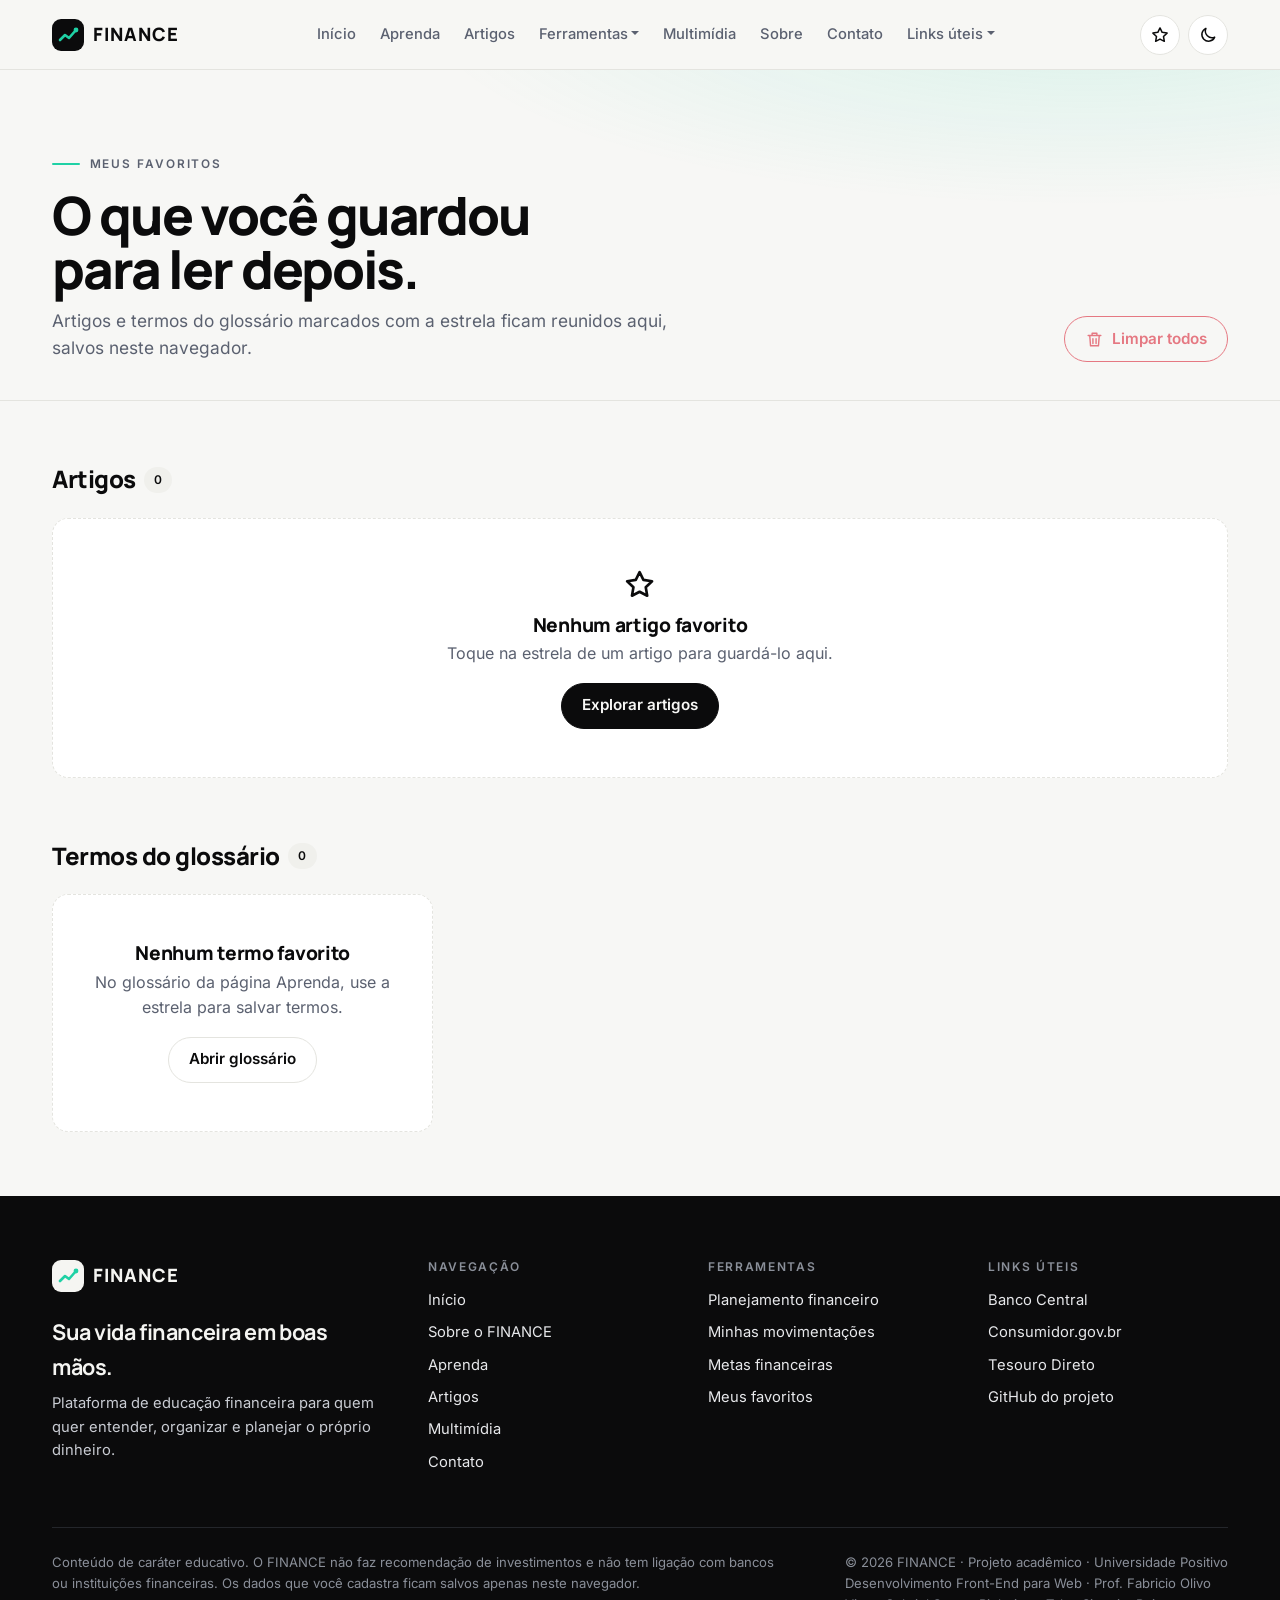
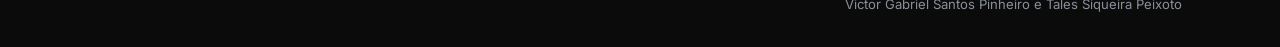
<file: favoritos.html>
<!DOCTYPE html>
<!--
  FINANCE — favoritos.html
  Lista de favoritos salvos no navegador.
  Projeto acadêmico — Desenvolvimento Front-End para Web — Universidade Positivo
  Autores: Victor Gabriel Santos Pinheiro e Tales Siqueira Peixoto
-->
<html lang="pt-BR" data-theme="light" data-bs-theme="light">
  <head>
    <meta charset="UTF-8">
    <meta name="viewport" content="width=device-width, initial-scale=1">
    <meta name="description" content="Artigos e termos salvos como favoritos.">
    <title>Meus favoritos — FINANCE</title>
    <link rel="icon" href="data:image/svg+xml,%3Csvg xmlns='http://www.w3.org/2000/svg' viewBox='0 0 32 32'%3E%3Crect width='32' height='32' rx='9' fill='%230b0b0c'/%3E%3Cpolyline points='8,21 13,16 17,19 24,11' fill='none' stroke='%231fd1a5' stroke-width='2.6' stroke-linecap='round' stroke-linejoin='round'/%3E%3Ccircle cx='24' cy='11' r='2.4' fill='%231fd1a5'/%3E%3C/svg%3E">
    <link rel="stylesheet" href="lib/bootstrap/css/bootstrap.min.css">
    <link rel="stylesheet" href="css/base.css">
    <link rel="stylesheet" href="css/bootstrap-tema.css">
    <link rel="stylesheet" href="css/paginas.css">
    <script src="js/tema.js"></script>
  </head>
  <body id="pagina-favoritos">
    <a class="pular-conteudo" href="#conteudo">Pular para o conteúdo</a>
    <header class="site-header">
      <nav class="navbar navbar-expand-lg" aria-label="Menu principal">
        <div class="container">
          <a class="marca navbar-brand me-0" href="index.html"><svg class="marca-simbolo" viewBox="0 0 32 32" aria-hidden="true"><rect class="fundo" width="32" height="32" rx="9"/><polyline class="linha" points="8,21 13,16 17,19 24,11"/><circle class="ponto" cx="24" cy="11" r="2.4"/></svg>FINANCE</a>
          <div class="d-flex align-items-center gap-2 order-lg-3 ms-auto ms-lg-2">
            <a class="botao-icone" href="favoritos.html" title="Meus favoritos" aria-label="Meus favoritos"><svg class="icone" viewBox="0 0 24 24" aria-hidden="true"><path d="M12 3.5l2.6 5.3 5.9.9-4.3 4.1 1 5.8L12 16.9l-5.2 2.7 1-5.8-4.3-4.1 5.9-.9z"/></svg><span class="contador" id="contadorFavoritos"></span></a>
            <button class="botao-icone" type="button" id="btnTema" title="Alternar modo claro e escuro" aria-label="Alternar modo claro e escuro"><svg class="icone tema-lua" viewBox="0 0 24 24" aria-hidden="true"><path d="M20 14.5A8 8 0 0 1 9.5 4a8 8 0 1 0 10.5 10.5z"/></svg><svg class="icone tema-sol" viewBox="0 0 24 24" aria-hidden="true"><circle cx="12" cy="12" r="4"/><path d="M12 2v2M12 20v2M4.9 4.9l1.4 1.4M17.7 17.7l1.4 1.4M2 12h2M20 12h2M4.9 19.1l1.4-1.4M17.7 6.3l1.4-1.4"/></svg></button>
            <button class="navbar-toggler" type="button" data-bs-toggle="collapse" data-bs-target="#menuPrincipal" aria-controls="menuPrincipal" aria-expanded="false" aria-label="Abrir menu"><svg class="icone" viewBox="0 0 24 24" aria-hidden="true"><path d="M4 7h16M4 12h16M4 17h16"/></svg></button>
          </div>
          <div class="collapse navbar-collapse" id="menuPrincipal">
            <ul class="navbar-nav mx-auto mt-3 mt-lg-0">
              <li class="nav-item"><a class="nav-link" href="index.html">Início</a></li>
              <li class="nav-item"><a class="nav-link" href="aprenda.html">Aprenda</a></li>
              <li class="nav-item"><a class="nav-link" href="artigos.html">Artigos</a></li>
              <li class="nav-item dropdown">
                <a class="nav-link dropdown-toggle" href="#" role="button" data-bs-toggle="dropdown" aria-expanded="false">Ferramentas</a>
                <ul class="dropdown-menu">
                  <li><a class="dropdown-item" href="simuladores.html"><svg class="icone" viewBox="0 0 24 24" aria-hidden="true"><rect x="5" y="3" width="14" height="18" rx="2"/><path d="M8 7h8M8 11h.01M12 11h.01M16 11h.01M8 15h.01M12 15h.01M16 15h.01M8 18h4"/></svg><span>Planejamento<small>Simuladores financeiros</small></span></a></li>
                  <li><a class="dropdown-item" href="movimentacoes.html"><svg class="icone" viewBox="0 0 24 24" aria-hidden="true"><path d="M3 7.5A2.5 2.5 0 0 1 5.5 5H18v3"/><path d="M3 7.5V18a2 2 0 0 0 2 2h14a2 2 0 0 0 2-2v-8a2 2 0 0 0-2-2H5.5A2.5 2.5 0 0 1 3 7.5z"/><path d="M16.5 14h.01"/></svg><span>Movimentações<small>Receitas e despesas</small></span></a></li>
                  <li><a class="dropdown-item" href="metas.html"><svg class="icone" viewBox="0 0 24 24" aria-hidden="true"><circle cx="12" cy="12" r="9"/><circle cx="12" cy="12" r="5"/><circle cx="12" cy="12" r="1"/></svg><span>Metas<small>Objetivos financeiros</small></span></a></li>
                </ul>
              </li>
              <li class="nav-item"><a class="nav-link" href="multimidia.html">Multimídia</a></li>
              <li class="nav-item"><a class="nav-link" href="sobre.html">Sobre</a></li>
              <li class="nav-item"><a class="nav-link" href="contato.html">Contato</a></li>
              <li class="nav-item dropdown">
                <a class="nav-link dropdown-toggle" href="#" role="button" data-bs-toggle="dropdown" aria-expanded="false">Links úteis</a>
                <ul class="dropdown-menu dropdown-menu-lg-end">
                  <li><a class="dropdown-item" href="https://www.bcb.gov.br/cidadaniafinanceira" target="_blank" rel="noopener noreferrer"><svg class="icone" viewBox="0 0 24 24" aria-hidden="true"><path d="M14 4h6v6M20 4l-9 9M18 14v5a1 1 0 0 1-1 1H5a1 1 0 0 1-1-1V7a1 1 0 0 1 1-1h5"/></svg><span>Banco Central<small>Cidadania Financeira</small></span></a></li>
                  <li><a class="dropdown-item" href="https://www.consumidor.gov.br" target="_blank" rel="noopener noreferrer"><svg class="icone" viewBox="0 0 24 24" aria-hidden="true"><path d="M14 4h6v6M20 4l-9 9M18 14v5a1 1 0 0 1-1 1H5a1 1 0 0 1-1-1V7a1 1 0 0 1 1-1h5"/></svg><span>Consumidor.gov.br<small>Reclamações de consumo</small></span></a></li>
                  <li><a class="dropdown-item" href="https://www.tesourodireto.com.br" target="_blank" rel="noopener noreferrer"><svg class="icone" viewBox="0 0 24 24" aria-hidden="true"><path d="M14 4h6v6M20 4l-9 9M18 14v5a1 1 0 0 1-1 1H5a1 1 0 0 1-1-1V7a1 1 0 0 1 1-1h5"/></svg><span>Tesouro Direto<small>Títulos públicos</small></span></a></li>
                  <li><a class="dropdown-item" href="https://github.com/victoorpinheiroo/finance" target="_blank" rel="noopener noreferrer"><svg class="icone" viewBox="0 0 24 24" aria-hidden="true"><path d="M9 19c-4.3 1.4-4.3-2.5-6-3m12 5v-3.5c0-1 .1-1.4-.5-2 2.8-.3 5.5-1.4 5.5-6a4.6 4.6 0 0 0-1.3-3.2 4.2 4.2 0 0 0-.1-3.2s-1.1-.3-3.5 1.3a12.3 12.3 0 0 0-6.2 0C6.5 2.8 5.4 3.1 5.4 3.1a4.2 4.2 0 0 0-.1 3.2A4.6 4.6 0 0 0 4 9.5c0 4.6 2.7 5.7 5.5 6-.6.6-.6 1.2-.5 2V21"/></svg><span>GitHub do projeto<small>Código-fonte público</small></span></a></li>
                </ul>
              </li>
            </ul>
          </div>
        </div>
      </nav>
    </header>
    <main id="conteudo">
      <header class="cabecalho-pagina">
        <div class="container">
          <div class="d-flex flex-wrap justify-content-between align-items-end gap-3">
            <div>
              <span class="rotulo">Meus favoritos</span>
              <h1>O que você guardou para ler depois.</h1>
              <p class="texto-apoio mb-0">Artigos e termos do glossário marcados com a estrela ficam reunidos aqui, salvos neste navegador.</p>
            </div>
            <button type="button" class="btn btn-outline-danger" id="btnLimparFavoritos"><svg class="icone" viewBox="0 0 24 24" aria-hidden="true"><path d="M4 7h16M9 7V4h6v3M6 7l1 13h10l1-13M10 11v6M14 11v6"/></svg> Limpar todos</button>
          </div>
        </div>
      </header>

      <section class="secao-compacta" aria-labelledby="tituloArtigosFavoritos">
        <div class="container">
          <div class="d-flex align-items-center gap-2 mb-4">
            <h2 id="tituloArtigosFavoritos" class="h4 mb-0">Artigos</h2>
            <span class="etiqueta" id="totalArtigosFavoritos">0</span>
          </div>
          <div class="lista-artigos" id="listaArtigosFavoritos"></div>
        </div>
      </section>

      <section class="secao-compacta" style="padding-top: 0;" aria-labelledby="tituloTermosFavoritos">
        <div class="container">
          <div class="d-flex align-items-center gap-2 mb-4">
            <h2 id="tituloTermosFavoritos" class="h4 mb-0">Termos do glossário</h2>
            <span class="etiqueta" id="totalTermosFavoritos">0</span>
          </div>
          <dl class="glossario" id="listaTermosFavoritos"></dl>
        </div>
      </section>
    </main>
    <footer class="site-footer">
      <div class="container-f">
        <div class="rodape-grade">
          <div>
            <a class="marca" href="index.html"><svg class="marca-simbolo" viewBox="0 0 32 32" aria-hidden="true"><rect class="fundo" width="32" height="32" rx="9"/><polyline class="linha" points="8,21 13,16 17,19 24,11"/><circle class="ponto" cx="24" cy="11" r="2.4"/></svg>FINANCE</a>
            <p class="rodape-slogan">Sua vida financeira em boas mãos.</p>
            <p>Plataforma de educação financeira para quem quer entender, organizar e planejar o próprio dinheiro.</p>
          </div>
          <nav aria-label="Páginas do site">
            <h2>Navegação</h2>
            <ul>
              <li><a href="index.html">Início</a></li>
              <li><a href="sobre.html">Sobre o FINANCE</a></li>
              <li><a href="aprenda.html">Aprenda</a></li>
              <li><a href="artigos.html">Artigos</a></li>
              <li><a href="multimidia.html">Multimídia</a></li>
              <li><a href="contato.html">Contato</a></li>
            </ul>
          </nav>
          <nav aria-label="Ferramentas">
            <h2>Ferramentas</h2>
            <ul>
              <li><a href="simuladores.html">Planejamento financeiro</a></li>
              <li><a href="movimentacoes.html">Minhas movimentações</a></li>
              <li><a href="metas.html">Metas financeiras</a></li>
              <li><a href="favoritos.html">Meus favoritos</a></li>
            </ul>
          </nav>
          <nav aria-label="Links externos">
            <h2>Links úteis</h2>
            <ul>
              <li><a href="https://www.bcb.gov.br/cidadaniafinanceira" target="_blank" rel="noopener noreferrer">Banco Central</a></li>
              <li><a href="https://www.consumidor.gov.br" target="_blank" rel="noopener noreferrer">Consumidor.gov.br</a></li>
              <li><a href="https://www.tesourodireto.com.br" target="_blank" rel="noopener noreferrer">Tesouro Direto</a></li>
              <li><a href="https://github.com/victoorpinheiroo/finance" target="_blank" rel="noopener noreferrer">GitHub do projeto</a></li>
            </ul>
          </nav>
        </div>
        <div class="rodape-base">
          <p class="aviso-legal">Conteúdo de caráter educativo. O FINANCE não faz recomendação de investimentos e não tem ligação com bancos ou instituições financeiras. Os dados que você cadastra ficam salvos apenas neste navegador.</p>
          <p>&copy; <span id="anoAtual">2026</span> FINANCE · Projeto acadêmico · Universidade Positivo<br>Desenvolvimento Front-End para Web · Prof. Fabricio Olivo<br>Victor Gabriel Santos Pinheiro e Tales Siqueira Peixoto</p>
        </div>
      </div>
    </footer>
    <div id="areaAvisos" aria-live="polite"></div>
    <script src="lib/bootstrap/js/bootstrap.bundle.min.js"></script>
    <script src="js/comum.js"></script>
    <script src="js/dados.js"></script>
    <script src="js/favoritos.js"></script>
  </body>
</html>
</file>
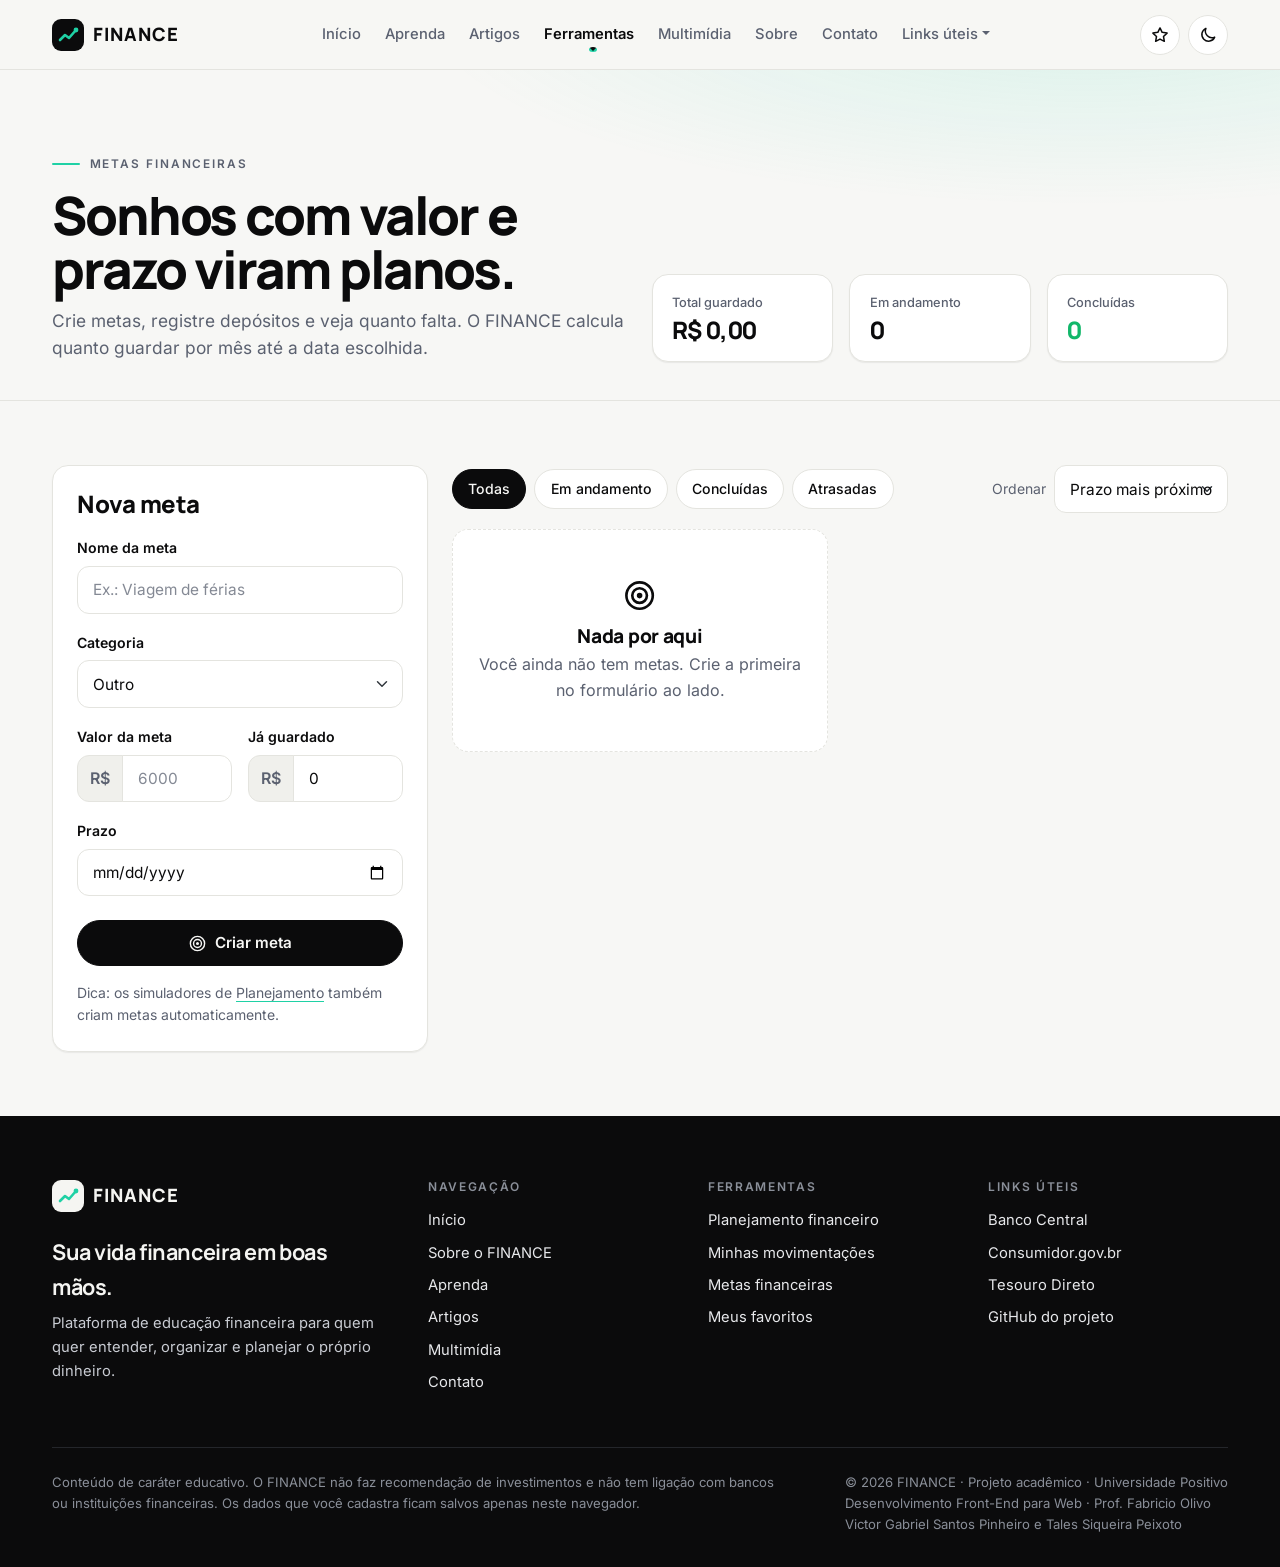
<file: metas.html>
<!DOCTYPE html>
<!--
  FINANCE — metas.html
  Cadastro e acompanhamento de metas.
  Projeto acadêmico — Desenvolvimento Front-End para Web — Universidade Positivo
  Autores: Victor Gabriel Santos Pinheiro e Tales Siqueira Peixoto
-->
<html lang="pt-BR" data-theme="light" data-bs-theme="light">
  <head>
    <meta charset="UTF-8">
    <meta name="viewport" content="width=device-width, initial-scale=1">
    <meta name="description" content="Crie e acompanhe suas metas financeiras.">
    <title>Metas financeiras — FINANCE</title>
    <link rel="icon" href="data:image/svg+xml,%3Csvg xmlns='http://www.w3.org/2000/svg' viewBox='0 0 32 32'%3E%3Crect width='32' height='32' rx='9' fill='%230b0b0c'/%3E%3Cpolyline points='8,21 13,16 17,19 24,11' fill='none' stroke='%231fd1a5' stroke-width='2.6' stroke-linecap='round' stroke-linejoin='round'/%3E%3Ccircle cx='24' cy='11' r='2.4' fill='%231fd1a5'/%3E%3C/svg%3E">
    <link rel="stylesheet" href="lib/bootstrap/css/bootstrap.min.css">
    <link rel="stylesheet" href="css/base.css">
    <link rel="stylesheet" href="css/bootstrap-tema.css">
    <link rel="stylesheet" href="css/paginas.css">
    <script src="js/tema.js"></script>
  </head>
  <body id="pagina-metas">
    <a class="pular-conteudo" href="#conteudo">Pular para o conteúdo</a>
    <header class="site-header">
      <nav class="navbar navbar-expand-lg" aria-label="Menu principal">
        <div class="container">
          <a class="marca navbar-brand me-0" href="index.html"><svg class="marca-simbolo" viewBox="0 0 32 32" aria-hidden="true"><rect class="fundo" width="32" height="32" rx="9"/><polyline class="linha" points="8,21 13,16 17,19 24,11"/><circle class="ponto" cx="24" cy="11" r="2.4"/></svg>FINANCE</a>
          <div class="d-flex align-items-center gap-2 order-lg-3 ms-auto ms-lg-2">
            <a class="botao-icone" href="favoritos.html" title="Meus favoritos" aria-label="Meus favoritos"><svg class="icone" viewBox="0 0 24 24" aria-hidden="true"><path d="M12 3.5l2.6 5.3 5.9.9-4.3 4.1 1 5.8L12 16.9l-5.2 2.7 1-5.8-4.3-4.1 5.9-.9z"/></svg><span class="contador" id="contadorFavoritos"></span></a>
            <button class="botao-icone" type="button" id="btnTema" title="Alternar modo claro e escuro" aria-label="Alternar modo claro e escuro"><svg class="icone tema-lua" viewBox="0 0 24 24" aria-hidden="true"><path d="M20 14.5A8 8 0 0 1 9.5 4a8 8 0 1 0 10.5 10.5z"/></svg><svg class="icone tema-sol" viewBox="0 0 24 24" aria-hidden="true"><circle cx="12" cy="12" r="4"/><path d="M12 2v2M12 20v2M4.9 4.9l1.4 1.4M17.7 17.7l1.4 1.4M2 12h2M20 12h2M4.9 19.1l1.4-1.4M17.7 6.3l1.4-1.4"/></svg></button>
            <button class="navbar-toggler" type="button" data-bs-toggle="collapse" data-bs-target="#menuPrincipal" aria-controls="menuPrincipal" aria-expanded="false" aria-label="Abrir menu"><svg class="icone" viewBox="0 0 24 24" aria-hidden="true"><path d="M4 7h16M4 12h16M4 17h16"/></svg></button>
          </div>
          <div class="collapse navbar-collapse" id="menuPrincipal">
            <ul class="navbar-nav mx-auto mt-3 mt-lg-0">
              <li class="nav-item"><a class="nav-link" href="index.html">Início</a></li>
              <li class="nav-item"><a class="nav-link" href="aprenda.html">Aprenda</a></li>
              <li class="nav-item"><a class="nav-link" href="artigos.html">Artigos</a></li>
              <li class="nav-item dropdown">
                <a class="nav-link dropdown-toggle active" href="#" role="button" data-bs-toggle="dropdown" aria-expanded="false">Ferramentas</a>
                <ul class="dropdown-menu">
                  <li><a class="dropdown-item" href="simuladores.html"><svg class="icone" viewBox="0 0 24 24" aria-hidden="true"><rect x="5" y="3" width="14" height="18" rx="2"/><path d="M8 7h8M8 11h.01M12 11h.01M16 11h.01M8 15h.01M12 15h.01M16 15h.01M8 18h4"/></svg><span>Planejamento<small>Simuladores financeiros</small></span></a></li>
                  <li><a class="dropdown-item" href="movimentacoes.html"><svg class="icone" viewBox="0 0 24 24" aria-hidden="true"><path d="M3 7.5A2.5 2.5 0 0 1 5.5 5H18v3"/><path d="M3 7.5V18a2 2 0 0 0 2 2h14a2 2 0 0 0 2-2v-8a2 2 0 0 0-2-2H5.5A2.5 2.5 0 0 1 3 7.5z"/><path d="M16.5 14h.01"/></svg><span>Movimentações<small>Receitas e despesas</small></span></a></li>
                  <li><a class="dropdown-item active" href="metas.html" aria-current="page"><svg class="icone" viewBox="0 0 24 24" aria-hidden="true"><circle cx="12" cy="12" r="9"/><circle cx="12" cy="12" r="5"/><circle cx="12" cy="12" r="1"/></svg><span>Metas<small>Objetivos financeiros</small></span></a></li>
                </ul>
              </li>
              <li class="nav-item"><a class="nav-link" href="multimidia.html">Multimídia</a></li>
              <li class="nav-item"><a class="nav-link" href="sobre.html">Sobre</a></li>
              <li class="nav-item"><a class="nav-link" href="contato.html">Contato</a></li>
              <li class="nav-item dropdown">
                <a class="nav-link dropdown-toggle" href="#" role="button" data-bs-toggle="dropdown" aria-expanded="false">Links úteis</a>
                <ul class="dropdown-menu dropdown-menu-lg-end">
                  <li><a class="dropdown-item" href="https://www.bcb.gov.br/cidadaniafinanceira" target="_blank" rel="noopener noreferrer"><svg class="icone" viewBox="0 0 24 24" aria-hidden="true"><path d="M14 4h6v6M20 4l-9 9M18 14v5a1 1 0 0 1-1 1H5a1 1 0 0 1-1-1V7a1 1 0 0 1 1-1h5"/></svg><span>Banco Central<small>Cidadania Financeira</small></span></a></li>
                  <li><a class="dropdown-item" href="https://www.consumidor.gov.br" target="_blank" rel="noopener noreferrer"><svg class="icone" viewBox="0 0 24 24" aria-hidden="true"><path d="M14 4h6v6M20 4l-9 9M18 14v5a1 1 0 0 1-1 1H5a1 1 0 0 1-1-1V7a1 1 0 0 1 1-1h5"/></svg><span>Consumidor.gov.br<small>Reclamações de consumo</small></span></a></li>
                  <li><a class="dropdown-item" href="https://www.tesourodireto.com.br" target="_blank" rel="noopener noreferrer"><svg class="icone" viewBox="0 0 24 24" aria-hidden="true"><path d="M14 4h6v6M20 4l-9 9M18 14v5a1 1 0 0 1-1 1H5a1 1 0 0 1-1-1V7a1 1 0 0 1 1-1h5"/></svg><span>Tesouro Direto<small>Títulos públicos</small></span></a></li>
                  <li><a class="dropdown-item" href="https://github.com/victoorpinheiroo/finance" target="_blank" rel="noopener noreferrer"><svg class="icone" viewBox="0 0 24 24" aria-hidden="true"><path d="M9 19c-4.3 1.4-4.3-2.5-6-3m12 5v-3.5c0-1 .1-1.4-.5-2 2.8-.3 5.5-1.4 5.5-6a4.6 4.6 0 0 0-1.3-3.2 4.2 4.2 0 0 0-.1-3.2s-1.1-.3-3.5 1.3a12.3 12.3 0 0 0-6.2 0C6.5 2.8 5.4 3.1 5.4 3.1a4.2 4.2 0 0 0-.1 3.2A4.6 4.6 0 0 0 4 9.5c0 4.6 2.7 5.7 5.5 6-.6.6-.6 1.2-.5 2V21"/></svg><span>GitHub do projeto<small>Código-fonte público</small></span></a></li>
                </ul>
              </li>
            </ul>
          </div>
        </div>
      </nav>
    </header>
    <main id="conteudo">
      <header class="cabecalho-pagina">
        <div class="container">
          <div class="row g-4 align-items-end">
            <div class="col-lg-6">
              <span class="rotulo">Metas financeiras</span>
              <h1>Sonhos com valor e prazo viram planos.</h1>
              <p class="texto-apoio mb-0">Crie metas, registre depósitos e veja quanto falta. O FINANCE calcula quanto guardar por mês até a data escolhida.</p>
            </div>
            <div class="col-lg-6">
              <div class="grade-indicadores grade-indicadores-3">
                <div class="painel indicador">
                  <span class="indicador-rotulo">Total guardado</span>
                  <span class="indicador-valor" id="resumoGuardado">R$ 0,00</span>
                </div>
                <div class="painel indicador">
                  <span class="indicador-rotulo">Em andamento</span>
                  <span class="indicador-valor" id="resumoAndamento">0</span>
                </div>
                <div class="painel indicador">
                  <span class="indicador-rotulo">Concluídas</span>
                  <span class="indicador-valor valor-positivo" id="resumoConcluidas">0</span>
                </div>
              </div>
            </div>
          </div>
        </div>
      </header>

      <section class="secao-compacta" aria-label="Gerenciar metas">
        <div class="container">
          <div class="row g-4">
            <div class="col-lg-4">
              <form class="painel formulario-meta" id="formMeta" novalidate>
                <h2 class="h4 mb-3">Nova meta</h2>
                <div class="mb-3">
                  <label for="nomeMeta" class="form-label">Nome da meta</label>
                  <input type="text" class="form-control" id="nomeMeta" minlength="3" maxlength="40" placeholder="Ex.: Viagem de férias" required>
                  <div class="invalid-feedback">Use pelo menos 3 caracteres.</div>
                </div>
                <div class="mb-3">
                  <label for="categoriaMeta" class="form-label">Categoria</label>
                  <select class="form-select" id="categoriaMeta" required>
                    <option value="reserva">Reserva de emergência</option>
                    <option value="viagem">Viagem</option>
                    <option value="casa">Casa</option>
                    <option value="estudos">Estudos</option>
                    <option value="veiculo">Veículo</option>
                    <option value="investimento">Investimento</option>
                    <option value="outro" selected>Outro</option>
                  </select>
                </div>
                <div class="row g-3 mb-3">
                  <div class="col-sm-6 col-lg-12 col-xl-6">
                    <label for="valorAlvo" class="form-label">Valor da meta</label>
                    <div class="input-group has-validation">
                      <span class="input-group-text">R$</span>
                      <input type="number" class="form-control" id="valorAlvo" min="1" step="0.01" placeholder="6000" required>
                      <div class="invalid-feedback">Maior que zero.</div>
                    </div>
                  </div>
                  <div class="col-sm-6 col-lg-12 col-xl-6">
                    <label for="valorInicial" class="form-label">Já guardado</label>
                    <div class="input-group has-validation">
                      <span class="input-group-text">R$</span>
                      <input type="number" class="form-control" id="valorInicial" min="0" step="0.01" placeholder="0" value="0" required>
                      <div class="invalid-feedback">Zero ou mais.</div>
                    </div>
                  </div>
                </div>
                <div class="mb-4">
                  <label for="prazoMeta" class="form-label">Prazo</label>
                  <input type="date" class="form-control" id="prazoMeta" required>
                  <div class="invalid-feedback">Escolha uma data a partir de hoje.</div>
                </div>
                <button type="submit" class="btn btn-primary w-100"><svg class="icone" viewBox="0 0 24 24" aria-hidden="true"><circle cx="12" cy="12" r="9"/><circle cx="12" cy="12" r="5"/><circle cx="12" cy="12" r="1"/></svg> Criar meta</button>
                <p class="small text-body-secondary mt-3 mb-0">Dica: os simuladores de <a href="simuladores.html">Planejamento</a> também criam metas automaticamente.</p>
              </form>
            </div>

            <div class="col-lg-8">
              <div class="d-flex flex-wrap justify-content-between align-items-center gap-3 mb-3">
                <div class="chips" id="filtroStatus" role="group" aria-label="Filtrar metas por situação">
                  <button type="button" class="chip ativo" data-status="todas">Todas</button>
                  <button type="button" class="chip" data-status="andamento">Em andamento</button>
                  <button type="button" class="chip" data-status="concluida">Concluídas</button>
                  <button type="button" class="chip" data-status="atrasada">Atrasadas</button>
                </div>
                <div class="d-flex align-items-center gap-2">
                  <label for="ordemMetas" class="small text-body-secondary text-nowrap">Ordenar</label>
                  <select class="form-select form-select-sm" id="ordemMetas">
                    <option value="prazo">Prazo mais próximo</option>
                    <option value="progresso">Maior progresso</option>
                    <option value="nome">Nome</option>
                  </select>
                </div>
              </div>
              <div class="row row-cols-1 row-cols-md-2 g-4" id="listaMetas"></div>
            </div>
          </div>
        </div>
      </section>
    </main>
    <footer class="site-footer">
      <div class="container-f">
        <div class="rodape-grade">
          <div>
            <a class="marca" href="index.html"><svg class="marca-simbolo" viewBox="0 0 32 32" aria-hidden="true"><rect class="fundo" width="32" height="32" rx="9"/><polyline class="linha" points="8,21 13,16 17,19 24,11"/><circle class="ponto" cx="24" cy="11" r="2.4"/></svg>FINANCE</a>
            <p class="rodape-slogan">Sua vida financeira em boas mãos.</p>
            <p>Plataforma de educação financeira para quem quer entender, organizar e planejar o próprio dinheiro.</p>
          </div>
          <nav aria-label="Páginas do site">
            <h2>Navegação</h2>
            <ul>
              <li><a href="index.html">Início</a></li>
              <li><a href="sobre.html">Sobre o FINANCE</a></li>
              <li><a href="aprenda.html">Aprenda</a></li>
              <li><a href="artigos.html">Artigos</a></li>
              <li><a href="multimidia.html">Multimídia</a></li>
              <li><a href="contato.html">Contato</a></li>
            </ul>
          </nav>
          <nav aria-label="Ferramentas">
            <h2>Ferramentas</h2>
            <ul>
              <li><a href="simuladores.html">Planejamento financeiro</a></li>
              <li><a href="movimentacoes.html">Minhas movimentações</a></li>
              <li><a href="metas.html">Metas financeiras</a></li>
              <li><a href="favoritos.html">Meus favoritos</a></li>
            </ul>
          </nav>
          <nav aria-label="Links externos">
            <h2>Links úteis</h2>
            <ul>
              <li><a href="https://www.bcb.gov.br/cidadaniafinanceira" target="_blank" rel="noopener noreferrer">Banco Central</a></li>
              <li><a href="https://www.consumidor.gov.br" target="_blank" rel="noopener noreferrer">Consumidor.gov.br</a></li>
              <li><a href="https://www.tesourodireto.com.br" target="_blank" rel="noopener noreferrer">Tesouro Direto</a></li>
              <li><a href="https://github.com/victoorpinheiroo/finance" target="_blank" rel="noopener noreferrer">GitHub do projeto</a></li>
            </ul>
          </nav>
        </div>
        <div class="rodape-base">
          <p class="aviso-legal">Conteúdo de caráter educativo. O FINANCE não faz recomendação de investimentos e não tem ligação com bancos ou instituições financeiras. Os dados que você cadastra ficam salvos apenas neste navegador.</p>
          <p>&copy; <span id="anoAtual">2026</span> FINANCE · Projeto acadêmico · Universidade Positivo<br>Desenvolvimento Front-End para Web · Prof. Fabricio Olivo<br>Victor Gabriel Santos Pinheiro e Tales Siqueira Peixoto</p>
        </div>
      </div>
    </footer>
    <div id="areaAvisos" aria-live="polite"></div>
    <script src="lib/bootstrap/js/bootstrap.bundle.min.js"></script>
    <script src="js/comum.js"></script>
    <script src="js/metas.js"></script>
  </body>
</html>
</file>
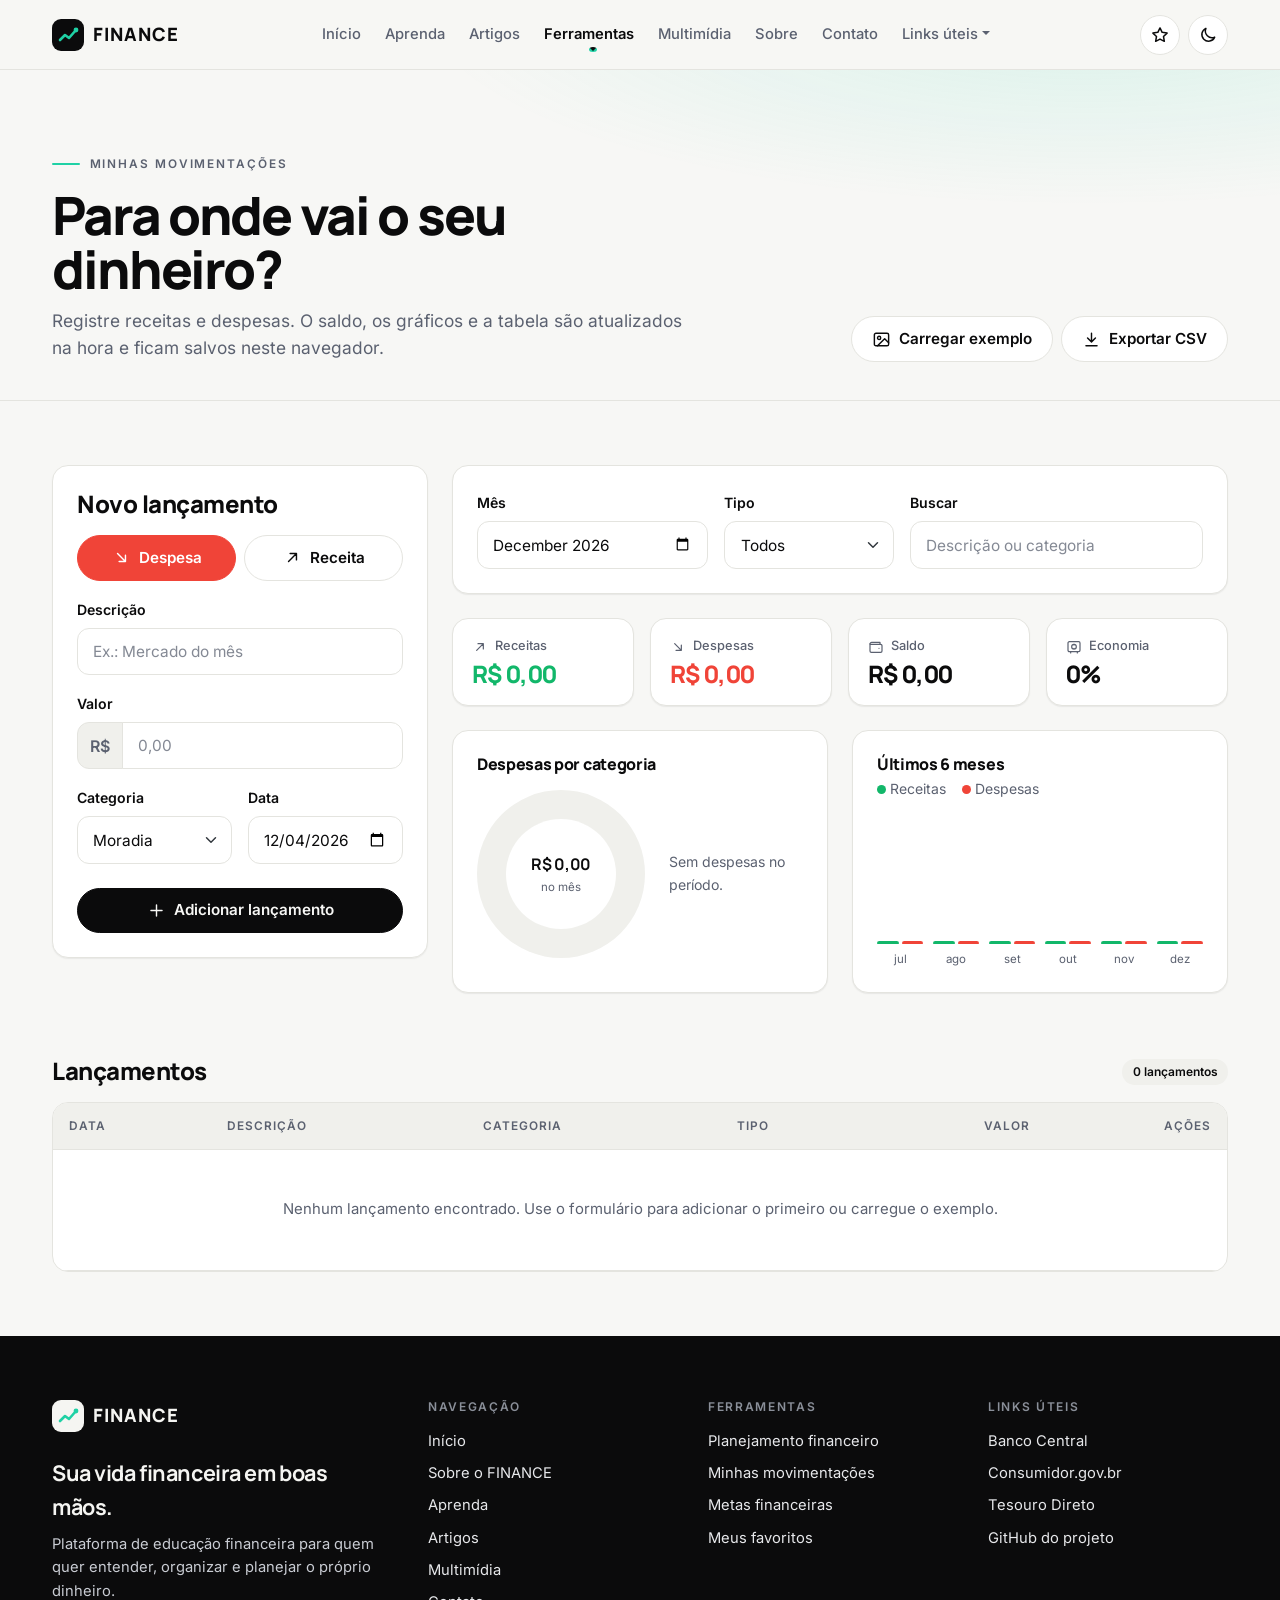
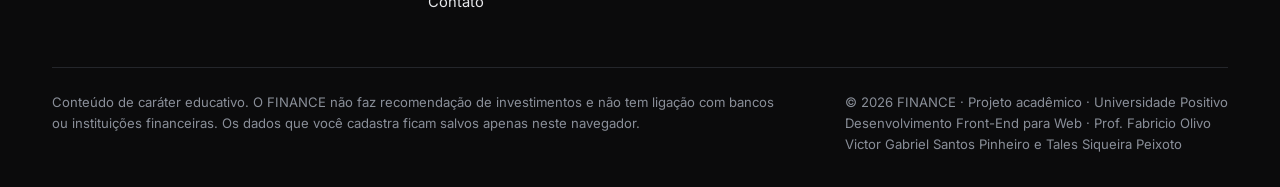
<file: movimentacoes.html>
<!DOCTYPE html>
<!--
  FINANCE — movimentacoes.html
  Cadastro de receitas e despesas.
  Projeto acadêmico — Desenvolvimento Front-End para Web — Universidade Positivo
  Autores: Victor Gabriel Santos Pinheiro e Tales Siqueira Peixoto
-->
<html lang="pt-BR" data-theme="light" data-bs-theme="light">
  <head>
    <meta charset="UTF-8">
    <meta name="viewport" content="width=device-width, initial-scale=1">
    <meta name="description" content="Registre receitas e despesas e acompanhe seu saldo.">
    <title>Minhas movimentações — FINANCE</title>
    <link rel="icon" href="data:image/svg+xml,%3Csvg xmlns='http://www.w3.org/2000/svg' viewBox='0 0 32 32'%3E%3Crect width='32' height='32' rx='9' fill='%230b0b0c'/%3E%3Cpolyline points='8,21 13,16 17,19 24,11' fill='none' stroke='%231fd1a5' stroke-width='2.6' stroke-linecap='round' stroke-linejoin='round'/%3E%3Ccircle cx='24' cy='11' r='2.4' fill='%231fd1a5'/%3E%3C/svg%3E">
    <link rel="stylesheet" href="lib/bootstrap/css/bootstrap.min.css">
    <link rel="stylesheet" href="css/base.css">
    <link rel="stylesheet" href="css/bootstrap-tema.css">
    <link rel="stylesheet" href="css/paginas.css">
    <script src="js/tema.js"></script>
  </head>
  <body id="pagina-movimentacoes">
    <a class="pular-conteudo" href="#conteudo">Pular para o conteúdo</a>
    <header class="site-header">
      <nav class="navbar navbar-expand-lg" aria-label="Menu principal">
        <div class="container">
          <a class="marca navbar-brand me-0" href="index.html"><svg class="marca-simbolo" viewBox="0 0 32 32" aria-hidden="true"><rect class="fundo" width="32" height="32" rx="9"/><polyline class="linha" points="8,21 13,16 17,19 24,11"/><circle class="ponto" cx="24" cy="11" r="2.4"/></svg>FINANCE</a>
          <div class="d-flex align-items-center gap-2 order-lg-3 ms-auto ms-lg-2">
            <a class="botao-icone" href="favoritos.html" title="Meus favoritos" aria-label="Meus favoritos"><svg class="icone" viewBox="0 0 24 24" aria-hidden="true"><path d="M12 3.5l2.6 5.3 5.9.9-4.3 4.1 1 5.8L12 16.9l-5.2 2.7 1-5.8-4.3-4.1 5.9-.9z"/></svg><span class="contador" id="contadorFavoritos"></span></a>
            <button class="botao-icone" type="button" id="btnTema" title="Alternar modo claro e escuro" aria-label="Alternar modo claro e escuro"><svg class="icone tema-lua" viewBox="0 0 24 24" aria-hidden="true"><path d="M20 14.5A8 8 0 0 1 9.5 4a8 8 0 1 0 10.5 10.5z"/></svg><svg class="icone tema-sol" viewBox="0 0 24 24" aria-hidden="true"><circle cx="12" cy="12" r="4"/><path d="M12 2v2M12 20v2M4.9 4.9l1.4 1.4M17.7 17.7l1.4 1.4M2 12h2M20 12h2M4.9 19.1l1.4-1.4M17.7 6.3l1.4-1.4"/></svg></button>
            <button class="navbar-toggler" type="button" data-bs-toggle="collapse" data-bs-target="#menuPrincipal" aria-controls="menuPrincipal" aria-expanded="false" aria-label="Abrir menu"><svg class="icone" viewBox="0 0 24 24" aria-hidden="true"><path d="M4 7h16M4 12h16M4 17h16"/></svg></button>
          </div>
          <div class="collapse navbar-collapse" id="menuPrincipal">
            <ul class="navbar-nav mx-auto mt-3 mt-lg-0">
              <li class="nav-item"><a class="nav-link" href="index.html">Início</a></li>
              <li class="nav-item"><a class="nav-link" href="aprenda.html">Aprenda</a></li>
              <li class="nav-item"><a class="nav-link" href="artigos.html">Artigos</a></li>
              <li class="nav-item dropdown">
                <a class="nav-link dropdown-toggle active" href="#" role="button" data-bs-toggle="dropdown" aria-expanded="false">Ferramentas</a>
                <ul class="dropdown-menu">
                  <li><a class="dropdown-item" href="simuladores.html"><svg class="icone" viewBox="0 0 24 24" aria-hidden="true"><rect x="5" y="3" width="14" height="18" rx="2"/><path d="M8 7h8M8 11h.01M12 11h.01M16 11h.01M8 15h.01M12 15h.01M16 15h.01M8 18h4"/></svg><span>Planejamento<small>Simuladores financeiros</small></span></a></li>
                  <li><a class="dropdown-item active" href="movimentacoes.html" aria-current="page"><svg class="icone" viewBox="0 0 24 24" aria-hidden="true"><path d="M3 7.5A2.5 2.5 0 0 1 5.5 5H18v3"/><path d="M3 7.5V18a2 2 0 0 0 2 2h14a2 2 0 0 0 2-2v-8a2 2 0 0 0-2-2H5.5A2.5 2.5 0 0 1 3 7.5z"/><path d="M16.5 14h.01"/></svg><span>Movimentações<small>Receitas e despesas</small></span></a></li>
                  <li><a class="dropdown-item" href="metas.html"><svg class="icone" viewBox="0 0 24 24" aria-hidden="true"><circle cx="12" cy="12" r="9"/><circle cx="12" cy="12" r="5"/><circle cx="12" cy="12" r="1"/></svg><span>Metas<small>Objetivos financeiros</small></span></a></li>
                </ul>
              </li>
              <li class="nav-item"><a class="nav-link" href="multimidia.html">Multimídia</a></li>
              <li class="nav-item"><a class="nav-link" href="sobre.html">Sobre</a></li>
              <li class="nav-item"><a class="nav-link" href="contato.html">Contato</a></li>
              <li class="nav-item dropdown">
                <a class="nav-link dropdown-toggle" href="#" role="button" data-bs-toggle="dropdown" aria-expanded="false">Links úteis</a>
                <ul class="dropdown-menu dropdown-menu-lg-end">
                  <li><a class="dropdown-item" href="https://www.bcb.gov.br/cidadaniafinanceira" target="_blank" rel="noopener noreferrer"><svg class="icone" viewBox="0 0 24 24" aria-hidden="true"><path d="M14 4h6v6M20 4l-9 9M18 14v5a1 1 0 0 1-1 1H5a1 1 0 0 1-1-1V7a1 1 0 0 1 1-1h5"/></svg><span>Banco Central<small>Cidadania Financeira</small></span></a></li>
                  <li><a class="dropdown-item" href="https://www.consumidor.gov.br" target="_blank" rel="noopener noreferrer"><svg class="icone" viewBox="0 0 24 24" aria-hidden="true"><path d="M14 4h6v6M20 4l-9 9M18 14v5a1 1 0 0 1-1 1H5a1 1 0 0 1-1-1V7a1 1 0 0 1 1-1h5"/></svg><span>Consumidor.gov.br<small>Reclamações de consumo</small></span></a></li>
                  <li><a class="dropdown-item" href="https://www.tesourodireto.com.br" target="_blank" rel="noopener noreferrer"><svg class="icone" viewBox="0 0 24 24" aria-hidden="true"><path d="M14 4h6v6M20 4l-9 9M18 14v5a1 1 0 0 1-1 1H5a1 1 0 0 1-1-1V7a1 1 0 0 1 1-1h5"/></svg><span>Tesouro Direto<small>Títulos públicos</small></span></a></li>
                  <li><a class="dropdown-item" href="https://github.com/victoorpinheiroo/finance" target="_blank" rel="noopener noreferrer"><svg class="icone" viewBox="0 0 24 24" aria-hidden="true"><path d="M9 19c-4.3 1.4-4.3-2.5-6-3m12 5v-3.5c0-1 .1-1.4-.5-2 2.8-.3 5.5-1.4 5.5-6a4.6 4.6 0 0 0-1.3-3.2 4.2 4.2 0 0 0-.1-3.2s-1.1-.3-3.5 1.3a12.3 12.3 0 0 0-6.2 0C6.5 2.8 5.4 3.1 5.4 3.1a4.2 4.2 0 0 0-.1 3.2A4.6 4.6 0 0 0 4 9.5c0 4.6 2.7 5.7 5.5 6-.6.6-.6 1.2-.5 2V21"/></svg><span>GitHub do projeto<small>Código-fonte público</small></span></a></li>
                </ul>
              </li>
            </ul>
          </div>
        </div>
      </nav>
    </header>
    <main id="conteudo">
      <header class="cabecalho-pagina">
        <div class="container">
          <div class="d-flex flex-wrap justify-content-between align-items-end gap-3">
            <div>
              <span class="rotulo">Minhas movimentações</span>
              <h1>Para onde vai o seu dinheiro?</h1>
              <p class="texto-apoio mb-0">Registre receitas e despesas. O saldo, os gráficos e a tabela são atualizados na hora e ficam salvos neste navegador.</p>
            </div>
            <div class="d-flex flex-wrap gap-2">
              <button type="button" class="btn btn-outline-primary" id="btnExemplo"><svg class="icone" viewBox="0 0 24 24" aria-hidden="true"><rect x="3" y="4" width="18" height="16" rx="2"/><circle cx="9" cy="10" r="2"/><path d="M21 16l-5-5-9 9"/></svg> <span>Carregar exemplo</span></button>
              <button type="button" class="btn btn-outline-primary" id="btnExportar"><svg class="icone" viewBox="0 0 24 24" aria-hidden="true"><path d="M12 4v11M7 10l5 5 5-5M5 20h14"/></svg> Exportar CSV</button>
            </div>
          </div>
        </div>
      </header>

      <section class="secao-compacta" aria-label="Painel de movimentações">
        <div class="container">
          <div class="row g-4">
            <div class="col-lg-4">
              <form class="painel formulario-lancamento" id="formLancamento" novalidate>
                <h2 class="h4 mb-3">Novo lançamento</h2>
                <div class="seletor-tipo mb-3" role="group" aria-label="Tipo de lançamento">
                  <input type="radio" class="btn-check" name="tipo" id="tipoDespesa" value="despesa" checked>
                  <label class="btn btn-outline-primary" for="tipoDespesa"><svg class="icone" viewBox="0 0 24 24" aria-hidden="true"><path d="M7 7l10 10M17 9v8H9"/></svg> Despesa</label>
                  <input type="radio" class="btn-check" name="tipo" id="tipoReceita" value="receita">
                  <label class="btn btn-outline-primary" for="tipoReceita"><svg class="icone" viewBox="0 0 24 24" aria-hidden="true"><path d="M7 17L17 7M9 7h8v8"/></svg> Receita</label>
                </div>
                <div class="mb-3">
                  <label for="descricao" class="form-label">Descrição</label>
                  <input type="text" class="form-control" id="descricao" minlength="3" maxlength="60" placeholder="Ex.: Mercado do mês" required>
                  <div class="invalid-feedback">Use pelo menos 3 caracteres.</div>
                </div>
                <div class="mb-3">
                  <label for="valor" class="form-label">Valor</label>
                  <div class="input-group has-validation">
                    <span class="input-group-text">R$</span>
                    <input type="number" class="form-control" id="valor" min="0.01" step="0.01" placeholder="0,00" required>
                    <div class="invalid-feedback">Informe um valor maior que zero.</div>
                  </div>
                </div>
                <div class="row g-3 mb-4">
                  <div class="col-sm-6 col-lg-12 col-xl-6">
                    <label for="categoria" class="form-label">Categoria</label>
                    <select class="form-select" id="categoria" required></select>
                  </div>
                  <div class="col-sm-6 col-lg-12 col-xl-6">
                    <label for="dataLancamento" class="form-label">Data</label>
                    <input type="date" class="form-control" id="dataLancamento" required>
                    <div class="invalid-feedback">Escolha uma data.</div>
                  </div>
                </div>
                <button type="submit" class="btn btn-primary w-100"><svg class="icone" viewBox="0 0 24 24" aria-hidden="true"><path d="M12 5v14M5 12h14"/></svg> Adicionar lançamento</button>
              </form>
            </div>

            <div class="col-lg-8">
              <div class="painel mb-4">
                <div class="row g-3 align-items-end">
                  <div class="col-sm-4">
                    <label for="filtroMes" class="form-label">Mês</label>
                    <input type="month" class="form-control" id="filtroMes">
                  </div>
                  <div class="col-sm-3">
                    <label for="filtroTipo" class="form-label">Tipo</label>
                    <select class="form-select" id="filtroTipo">
                      <option value="todos">Todos</option>
                      <option value="receita">Receitas</option>
                      <option value="despesa">Despesas</option>
                    </select>
                  </div>
                  <div class="col-sm-5">
                    <label for="filtroBusca" class="form-label">Buscar</label>
                    <input type="search" class="form-control" id="filtroBusca" placeholder="Descrição ou categoria">
                  </div>
                </div>
              </div>

              <div class="grade-indicadores mb-4">
                <div class="painel indicador">
                  <span class="indicador-rotulo"><svg class="icone" viewBox="0 0 24 24" aria-hidden="true"><path d="M7 17L17 7M9 7h8v8"/></svg> Receitas</span>
                  <span class="indicador-valor valor-positivo" id="totalReceitas">R$ 0,00</span>
                </div>
                <div class="painel indicador">
                  <span class="indicador-rotulo"><svg class="icone" viewBox="0 0 24 24" aria-hidden="true"><path d="M7 7l10 10M17 9v8H9"/></svg> Despesas</span>
                  <span class="indicador-valor valor-negativo" id="totalDespesas">R$ 0,00</span>
                </div>
                <div class="painel indicador">
                  <span class="indicador-rotulo"><svg class="icone" viewBox="0 0 24 24" aria-hidden="true"><path d="M3 7.5A2.5 2.5 0 0 1 5.5 5H18v3"/><path d="M3 7.5V18a2 2 0 0 0 2 2h14a2 2 0 0 0 2-2v-8a2 2 0 0 0-2-2H5.5A2.5 2.5 0 0 1 3 7.5z"/><path d="M16.5 14h.01"/></svg> Saldo</span>
                  <span class="indicador-valor" id="totalSaldo">R$ 0,00</span>
                </div>
                <div class="painel indicador">
                  <span class="indicador-rotulo"><svg class="icone" viewBox="0 0 24 24" aria-hidden="true"><rect x="3" y="4" width="18" height="15" rx="2"/><circle cx="12" cy="11.5" r="3.5"/><path d="M12 8v1M12 14v1M7 19v2M17 19v2"/></svg> Economia</span>
                  <span class="indicador-valor" id="taxaEconomia">0%</span>
                </div>
              </div>

              <div class="row g-4">
                <div class="col-md-6">
                  <div class="painel h-100">
                    <h2 class="h6 mb-3">Despesas por categoria</h2>
                    <div class="d-flex flex-wrap align-items-center gap-4">
                      <div class="rosca" id="graficoRosca"><div class="rosca-centro"><strong id="roscaTotal">R$ 0</strong>no mês</div></div>
                      <ul class="legenda-lista" id="legendaRosca"></ul>
                    </div>
                  </div>
                </div>
                <div class="col-md-6">
                  <div class="painel h-100">
                    <h2 class="h6 mb-1">Últimos 6 meses</h2>
                    <div class="d-flex gap-3 small text-body-secondary mb-2">
                      <span><span class="ponto-cor" style="background: var(--cor-receita)"></span> Receitas</span>
                      <span><span class="ponto-cor" style="background: var(--cor-despesa)"></span> Despesas</span>
                    </div>
                    <div class="grafico-barras" id="graficoMeses"></div>
                  </div>
                </div>
              </div>
            </div>
          </div>
        </div>
      </section>

      <section class="secao-compacta" style="padding-top: 0;" aria-labelledby="tituloTabelaLancamentos">
        <div class="container">
          <div class="d-flex flex-wrap justify-content-between align-items-center gap-2 mb-3">
            <h2 id="tituloTabelaLancamentos" class="h4 mb-0">Lançamentos</h2>
            <span class="etiqueta" id="contadorLancamentos">0 lançamentos</span>
          </div>
          <div class="tabela-moldura">
            <div class="table-responsive">
              <table class="table table-hover tabela-lancamentos">
                <thead>
                  <tr>
                    <th scope="col">Data</th>
                    <th scope="col">Descrição</th>
                    <th scope="col">Categoria</th>
                    <th scope="col">Tipo</th>
                    <th scope="col" class="text-end">Valor</th>
                    <th scope="col" class="text-end">Ações</th>
                  </tr>
                </thead>
                <tbody id="corpoTabela"></tbody>
              </table>
            </div>
          </div>
        </div>
      </section>
    </main>
    <footer class="site-footer">
      <div class="container-f">
        <div class="rodape-grade">
          <div>
            <a class="marca" href="index.html"><svg class="marca-simbolo" viewBox="0 0 32 32" aria-hidden="true"><rect class="fundo" width="32" height="32" rx="9"/><polyline class="linha" points="8,21 13,16 17,19 24,11"/><circle class="ponto" cx="24" cy="11" r="2.4"/></svg>FINANCE</a>
            <p class="rodape-slogan">Sua vida financeira em boas mãos.</p>
            <p>Plataforma de educação financeira para quem quer entender, organizar e planejar o próprio dinheiro.</p>
          </div>
          <nav aria-label="Páginas do site">
            <h2>Navegação</h2>
            <ul>
              <li><a href="index.html">Início</a></li>
              <li><a href="sobre.html">Sobre o FINANCE</a></li>
              <li><a href="aprenda.html">Aprenda</a></li>
              <li><a href="artigos.html">Artigos</a></li>
              <li><a href="multimidia.html">Multimídia</a></li>
              <li><a href="contato.html">Contato</a></li>
            </ul>
          </nav>
          <nav aria-label="Ferramentas">
            <h2>Ferramentas</h2>
            <ul>
              <li><a href="simuladores.html">Planejamento financeiro</a></li>
              <li><a href="movimentacoes.html">Minhas movimentações</a></li>
              <li><a href="metas.html">Metas financeiras</a></li>
              <li><a href="favoritos.html">Meus favoritos</a></li>
            </ul>
          </nav>
          <nav aria-label="Links externos">
            <h2>Links úteis</h2>
            <ul>
              <li><a href="https://www.bcb.gov.br/cidadaniafinanceira" target="_blank" rel="noopener noreferrer">Banco Central</a></li>
              <li><a href="https://www.consumidor.gov.br" target="_blank" rel="noopener noreferrer">Consumidor.gov.br</a></li>
              <li><a href="https://www.tesourodireto.com.br" target="_blank" rel="noopener noreferrer">Tesouro Direto</a></li>
              <li><a href="https://github.com/victoorpinheiroo/finance" target="_blank" rel="noopener noreferrer">GitHub do projeto</a></li>
            </ul>
          </nav>
        </div>
        <div class="rodape-base">
          <p class="aviso-legal">Conteúdo de caráter educativo. O FINANCE não faz recomendação de investimentos e não tem ligação com bancos ou instituições financeiras. Os dados que você cadastra ficam salvos apenas neste navegador.</p>
          <p>&copy; <span id="anoAtual">2026</span> FINANCE · Projeto acadêmico · Universidade Positivo<br>Desenvolvimento Front-End para Web · Prof. Fabricio Olivo<br>Victor Gabriel Santos Pinheiro e Tales Siqueira Peixoto</p>
        </div>
      </div>
    </footer>
    <div id="areaAvisos" aria-live="polite"></div>
    <script src="lib/bootstrap/js/bootstrap.bundle.min.js"></script>
    <script src="js/comum.js"></script>
    <script src="js/movimentacoes.js"></script>
  </body>
</html>
</file>
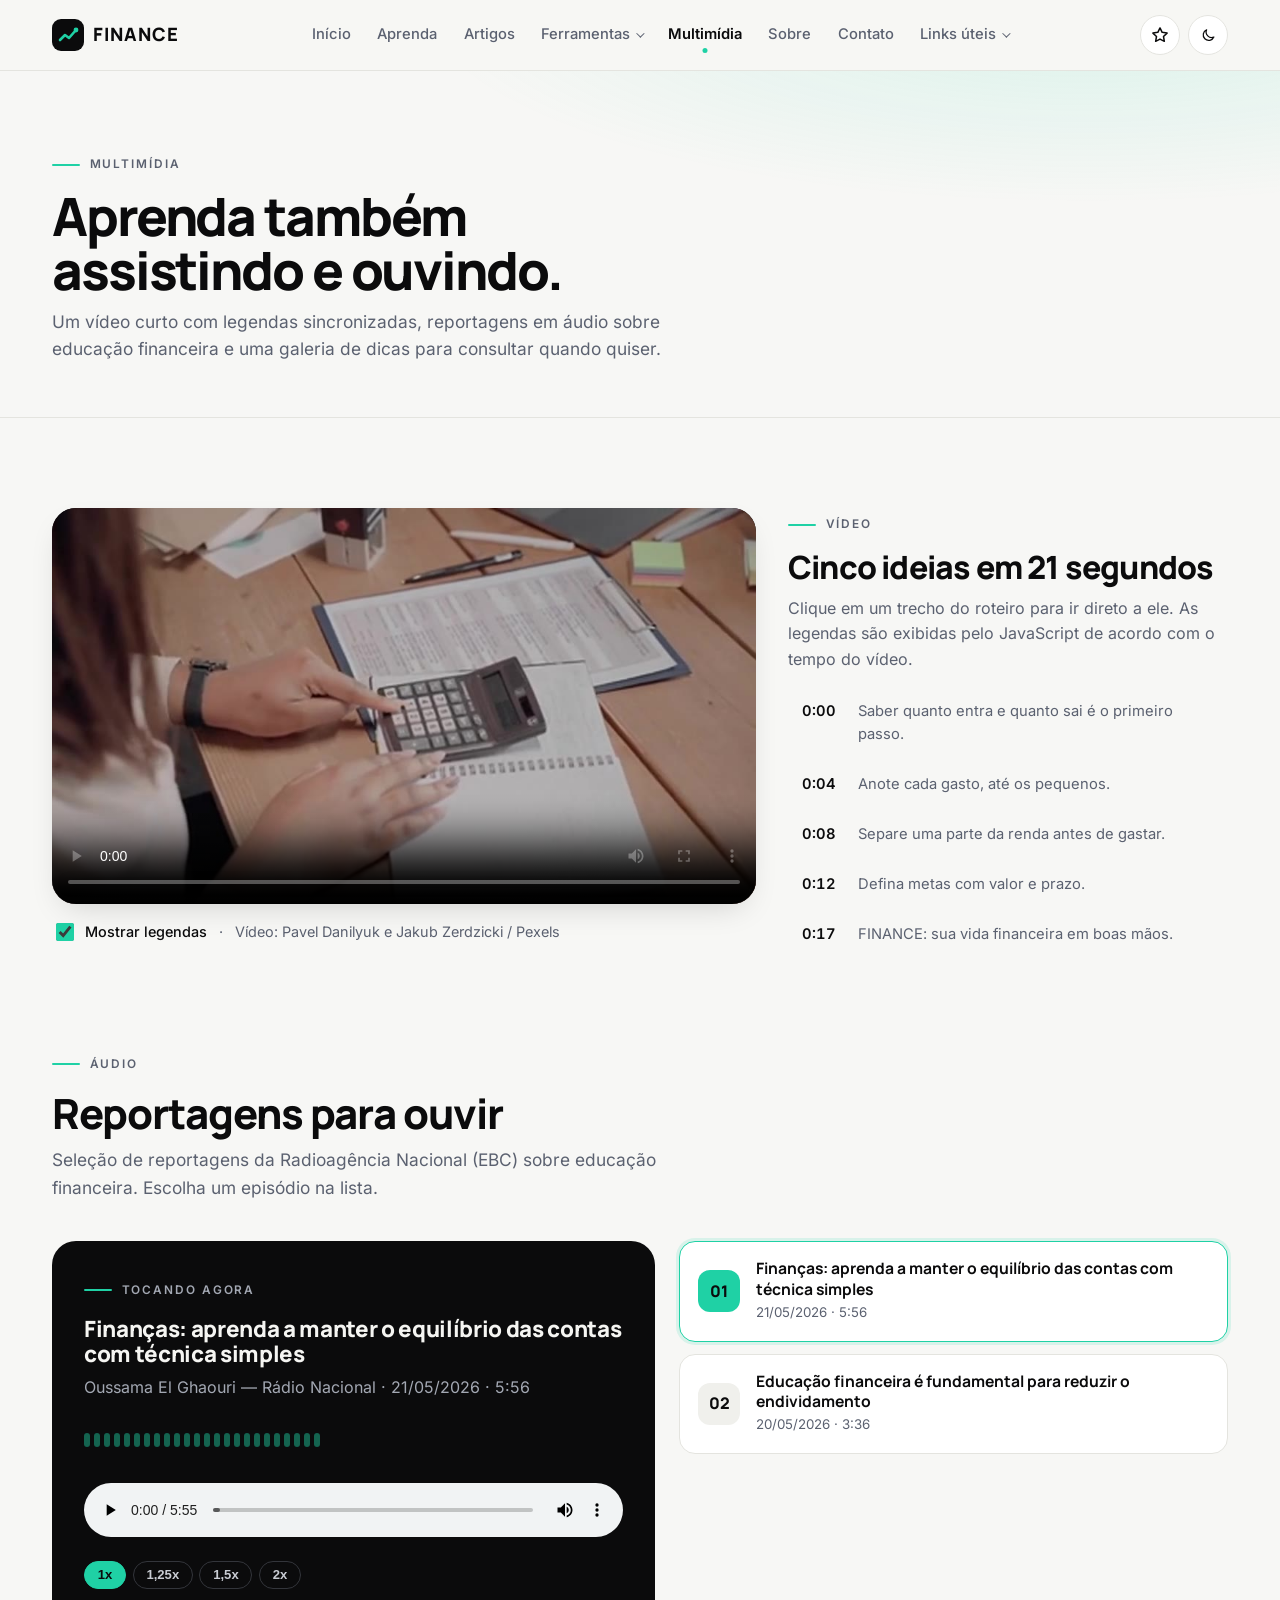
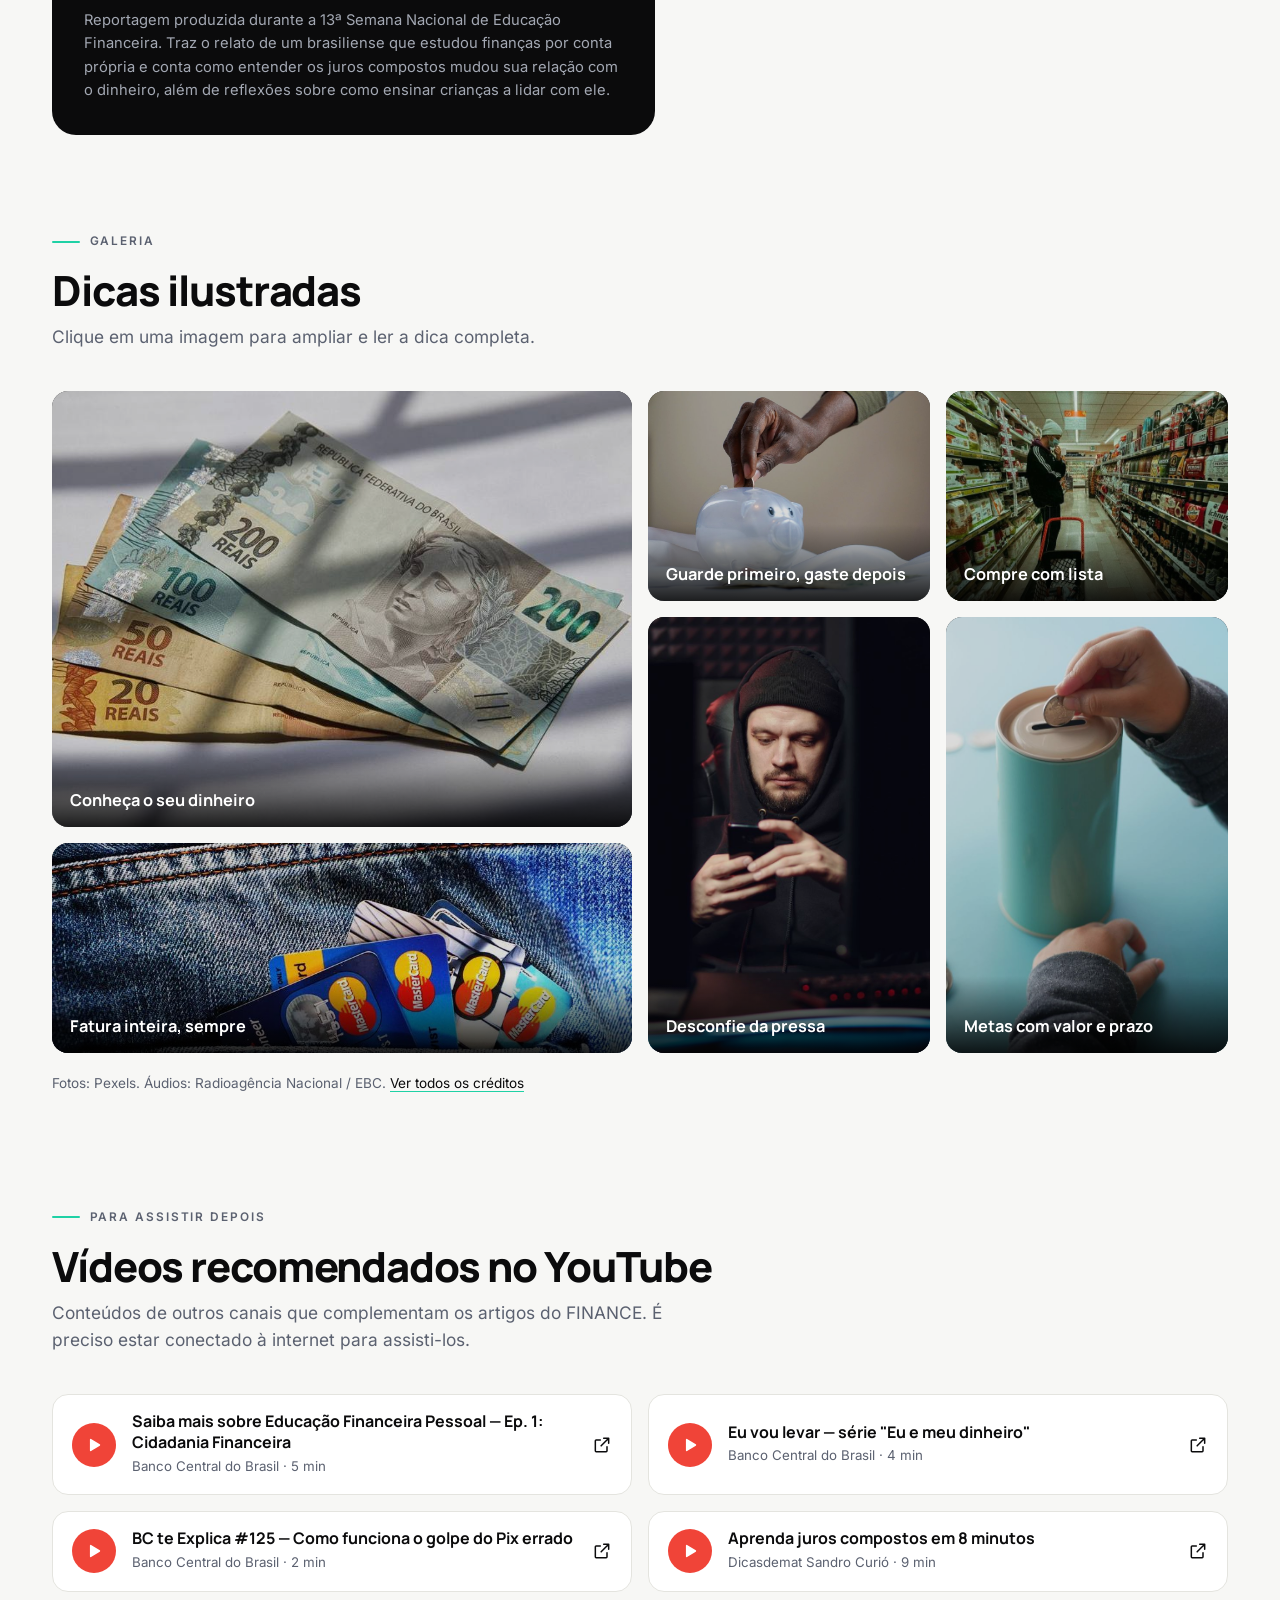
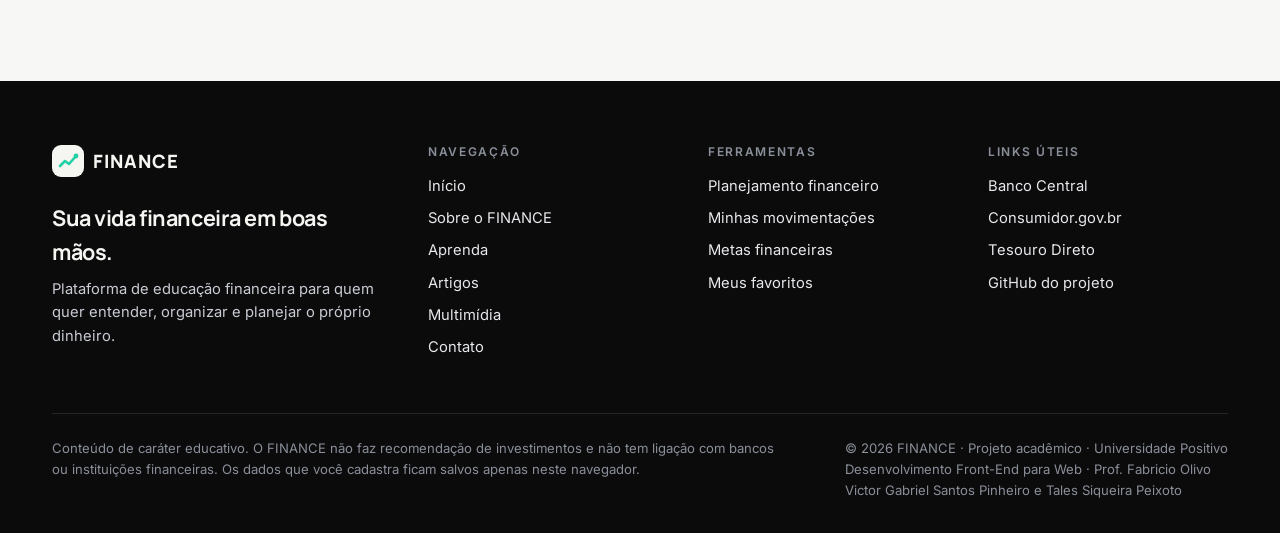
<file: multimidia.html>
<!DOCTYPE html>
<!--
  FINANCE — multimidia.html
  Vídeo, áudio e galeria (HTML, CSS e JavaScript puros, sem Bootstrap).
  Projeto acadêmico — Desenvolvimento Front-End para Web — Universidade Positivo
  Autores: Victor Gabriel Santos Pinheiro e Tales Siqueira Peixoto
-->
<html lang="pt-BR" data-theme="light" data-bs-theme="light">
  <head>
    <meta charset="UTF-8">
    <meta name="viewport" content="width=device-width, initial-scale=1">
    <meta name="description" content="Vídeo, áudios e galeria de dicas sobre educação financeira.">
    <title>Multimídia — FINANCE</title>
    <link rel="icon" href="data:image/svg+xml,%3Csvg xmlns='http://www.w3.org/2000/svg' viewBox='0 0 32 32'%3E%3Crect width='32' height='32' rx='9' fill='%230b0b0c'/%3E%3Cpolyline points='8,21 13,16 17,19 24,11' fill='none' stroke='%231fd1a5' stroke-width='2.6' stroke-linecap='round' stroke-linejoin='round'/%3E%3Ccircle cx='24' cy='11' r='2.4' fill='%231fd1a5'/%3E%3C/svg%3E">
    <link rel="stylesheet" href="css/base.css">
    <link rel="stylesheet" href="css/puro.css">
    <script src="js/tema.js"></script>
  </head>
  <body id="pagina-multimidia">
    <a class="pular-conteudo" href="#conteudo">Pular para o conteúdo</a>
    <header class="site-header">
      <nav class="nav-puro" aria-label="Menu principal">
        <div class="container-f nav-puro-barra">
          <a class="marca" href="index.html"><svg class="marca-simbolo" viewBox="0 0 32 32" aria-hidden="true"><rect class="fundo" width="32" height="32" rx="9"/><polyline class="linha" points="8,21 13,16 17,19 24,11"/><circle class="ponto" cx="24" cy="11" r="2.4"/></svg>FINANCE</a>
          <ul class="nav-puro-lista" id="menuPuro">
            <li><a href="index.html">Início</a></li>
            <li><a href="aprenda.html">Aprenda</a></li>
            <li><a href="artigos.html">Artigos</a></li>
            <li>
              <details class="menu-suspenso">
                <summary>Ferramentas</summary>
                <ul>
                  <li><a href="simuladores.html"><svg class="icone" viewBox="0 0 24 24" aria-hidden="true"><rect x="5" y="3" width="14" height="18" rx="2"/><path d="M8 7h8M8 11h.01M12 11h.01M16 11h.01M8 15h.01M12 15h.01M16 15h.01M8 18h4"/></svg><span>Planejamento<small>Simuladores financeiros</small></span></a></li>
                  <li><a href="movimentacoes.html"><svg class="icone" viewBox="0 0 24 24" aria-hidden="true"><path d="M3 7.5A2.5 2.5 0 0 1 5.5 5H18v3"/><path d="M3 7.5V18a2 2 0 0 0 2 2h14a2 2 0 0 0 2-2v-8a2 2 0 0 0-2-2H5.5A2.5 2.5 0 0 1 3 7.5z"/><path d="M16.5 14h.01"/></svg><span>Movimentações<small>Receitas e despesas</small></span></a></li>
                  <li><a href="metas.html"><svg class="icone" viewBox="0 0 24 24" aria-hidden="true"><circle cx="12" cy="12" r="9"/><circle cx="12" cy="12" r="5"/><circle cx="12" cy="12" r="1"/></svg><span>Metas<small>Objetivos financeiros</small></span></a></li>
                </ul>
              </details>
            </li>
            <li><a href="multimidia.html" class="ativo" aria-current="page">Multimídia</a></li>
            <li><a href="sobre.html">Sobre</a></li>
            <li><a href="contato.html">Contato</a></li>
            <li>
              <details class="menu-suspenso menu-suspenso-direita">
                <summary>Links úteis</summary>
                <ul>
                  <li><a href="https://www.bcb.gov.br/cidadaniafinanceira" target="_blank" rel="noopener noreferrer"><svg class="icone" viewBox="0 0 24 24" aria-hidden="true"><path d="M14 4h6v6M20 4l-9 9M18 14v5a1 1 0 0 1-1 1H5a1 1 0 0 1-1-1V7a1 1 0 0 1 1-1h5"/></svg><span>Banco Central<small>Cidadania Financeira</small></span></a></li>
                  <li><a href="https://www.consumidor.gov.br" target="_blank" rel="noopener noreferrer"><svg class="icone" viewBox="0 0 24 24" aria-hidden="true"><path d="M14 4h6v6M20 4l-9 9M18 14v5a1 1 0 0 1-1 1H5a1 1 0 0 1-1-1V7a1 1 0 0 1 1-1h5"/></svg><span>Consumidor.gov.br<small>Reclamações de consumo</small></span></a></li>
                  <li><a href="https://www.tesourodireto.com.br" target="_blank" rel="noopener noreferrer"><svg class="icone" viewBox="0 0 24 24" aria-hidden="true"><path d="M14 4h6v6M20 4l-9 9M18 14v5a1 1 0 0 1-1 1H5a1 1 0 0 1-1-1V7a1 1 0 0 1 1-1h5"/></svg><span>Tesouro Direto<small>Títulos públicos</small></span></a></li>
                  <li><a href="https://github.com/victoorpinheiroo/finance" target="_blank" rel="noopener noreferrer"><svg class="icone" viewBox="0 0 24 24" aria-hidden="true"><path d="M9 19c-4.3 1.4-4.3-2.5-6-3m12 5v-3.5c0-1 .1-1.4-.5-2 2.8-.3 5.5-1.4 5.5-6a4.6 4.6 0 0 0-1.3-3.2 4.2 4.2 0 0 0-.1-3.2s-1.1-.3-3.5 1.3a12.3 12.3 0 0 0-6.2 0C6.5 2.8 5.4 3.1 5.4 3.1a4.2 4.2 0 0 0-.1 3.2A4.6 4.6 0 0 0 4 9.5c0 4.6 2.7 5.7 5.5 6-.6.6-.6 1.2-.5 2V21"/></svg><span>GitHub do projeto<small>Código-fonte público</small></span></a></li>
                </ul>
              </details>
            </li>
          </ul>
          <div class="nav-puro-acoes">
            <a class="botao-icone" href="favoritos.html" title="Meus favoritos" aria-label="Meus favoritos"><svg class="icone" viewBox="0 0 24 24" aria-hidden="true"><path d="M12 3.5l2.6 5.3 5.9.9-4.3 4.1 1 5.8L12 16.9l-5.2 2.7 1-5.8-4.3-4.1 5.9-.9z"/></svg><span class="contador" id="contadorFavoritos"></span></a>
            <button class="botao-icone" type="button" id="btnTema" title="Alternar modo claro e escuro" aria-label="Alternar modo claro e escuro"><svg class="icone tema-lua" viewBox="0 0 24 24" aria-hidden="true"><path d="M20 14.5A8 8 0 0 1 9.5 4a8 8 0 1 0 10.5 10.5z"/></svg><svg class="icone tema-sol" viewBox="0 0 24 24" aria-hidden="true"><circle cx="12" cy="12" r="4"/><path d="M12 2v2M12 20v2M4.9 4.9l1.4 1.4M17.7 17.7l1.4 1.4M2 12h2M20 12h2M4.9 19.1l1.4-1.4M17.7 6.3l1.4-1.4"/></svg></button>
            <button class="botao-icone nav-puro-alternar" type="button" id="btnMenu" aria-controls="menuPuro" aria-expanded="false" aria-label="Abrir menu"><svg class="icone" viewBox="0 0 24 24" aria-hidden="true"><path d="M4 7h16M4 12h16M4 17h16"/></svg></button>
          </div>
        </div>
      </nav>
    </header>
    <main id="conteudo">
      <header class="cabecalho-pagina">
        <div class="container-f">
          <span class="rotulo">Multimídia</span>
          <h1>Aprenda também assistindo e ouvindo.</h1>
          <p class="texto-apoio">Um vídeo curto com legendas sincronizadas, reportagens em áudio sobre educação financeira e uma galeria de dicas para consultar quando quiser.</p>
        </div>
      </header>

      <section class="secao" aria-labelledby="tituloVideo">
        <div class="container-f">
          <div class="grade-video" id="areaVideo">
            <div>
              <div class="palco-video">
                <video id="videoFinance" controls preload="metadata" poster="video/finance-apresentacao-poster.jpg" playsinline>
                  <source src="video/finance-apresentacao.mp4" type="video/mp4">
                  Seu navegador não reproduz vídeos em HTML5.
                </video>
                <p id="legendaVideo" aria-live="polite"></p>
              </div>
              <div class="controle-linha">
                <label class="interruptor"><input type="checkbox" id="mostrarLegendas" checked> Mostrar legendas</label>
                <span>·</span>
                <span>Vídeo: Pavel Danilyuk e Jakub Zerdzicki / Pexels</span>
              </div>
            </div>
            <div>
              <span class="rotulo">Vídeo</span>
              <h2 id="tituloVideo" style="font-size: clamp(1.5rem, 2.6vw, 2rem);">Cinco ideias em 21 segundos</h2>
              <p class="texto-apoio" style="font-size: 1rem;">Clique em um trecho do roteiro para ir direto a ele. As legendas são exibidas pelo JavaScript de acordo com o tempo do vídeo.</p>
              <ol class="roteiro" id="roteiroVideo"></ol>
            </div>
          </div>
        </div>
      </section>

      <section class="secao" style="padding-top: 0;" aria-labelledby="tituloAudio">
        <div class="container-f">
          <div class="cabecalho-secao revelar">
            <span class="rotulo">Áudio</span>
            <h2 id="tituloAudio">Reportagens para ouvir</h2>
            <p class="texto-apoio">Seleção de reportagens da Radioagência Nacional (EBC) sobre educação financeira. Escolha um episódio na lista.</p>
          </div>
          <div class="player-audio">
            <article class="episodio-atual">
              <span class="rotulo" style="color: #a3a8b3;">Tocando agora</span>
              <h3 id="tituloEpisodio">Carregando episódio…</h3>
              <p id="infoEpisodio"></p>
              <div class="ondas" id="ondasAudio" aria-hidden="true">
                <span></span><span></span><span></span><span></span><span></span><span></span><span></span><span></span><span></span><span></span><span></span><span></span><span></span><span></span><span></span><span></span><span></span><span></span><span></span><span></span><span></span><span></span><span></span><span></span>
              </div>
              <audio id="audioFinance" controls preload="metadata">
                <source id="fonteAudio" src="audio/radioagencia-equilibrio-das-contas.mp3" type="audio/mpeg">
                Seu navegador não reproduz áudios em HTML5.
              </audio>
              <div class="velocidades" id="velocidades" aria-label="Velocidade de reprodução">
                <button type="button" data-velocidade="1" class="ativo">1x</button>
                <button type="button" data-velocidade="1.25">1,25x</button>
                <button type="button" data-velocidade="1.5">1,5x</button>
                <button type="button" data-velocidade="2">2x</button>
              </div>
              <p id="resumoEpisodio" style="margin: 1.25rem 0 0; font-size: 0.92rem;"></p>
            </article>
            <ul class="lista-episodios" id="listaEpisodios"></ul>
          </div>
        </div>
      </section>

      <section class="secao" style="padding-top: 0;" aria-labelledby="tituloGaleria">
        <div class="container-f">
          <div class="cabecalho-secao revelar">
            <span class="rotulo">Galeria</span>
            <h2 id="tituloGaleria">Dicas ilustradas</h2>
            <p class="texto-apoio">Clique em uma imagem para ampliar e ler a dica completa.</p>
          </div>
          <div class="galeria" id="galeria">
            <button type="button" class="galeria-item" data-titulo="Conheça o seu dinheiro" data-texto="Antes de cortar gastos, descubra quanto entra e quanto sai. Registrar tudo por um mês mostra para onde o dinheiro está indo e onde é possível ajustar.">
              <img src="img/fotos/reais.jpg" alt="Cédulas de real em leque sobre a mesa" loading="lazy">
              <span>Conheça o seu dinheiro</span>
            </button>
            <button type="button" class="galeria-item" data-titulo="Guarde primeiro, gaste depois" data-texto="Separe o valor destinado à reserva ou à meta assim que receber. Quem espera sobrar no fim do mês normalmente não guarda nada.">
              <img src="img/fotos/poupanca.jpg" alt="Mão colocando moeda em um cofrinho transparente" loading="lazy">
              <span>Guarde primeiro, gaste depois</span>
            </button>
            <button type="button" class="galeria-item" data-titulo="Compre com lista" data-texto="No mercado, leve uma lista e respeite-a. Promoções só são economia quando o produto já estava nos seus planos.">
              <img src="img/fotos/consumo.jpg" alt="Corredor de supermercado com pessoa empurrando cesta" loading="lazy">
              <span>Compre com lista</span>
            </button>
            <button type="button" class="galeria-item" data-titulo="Desconfie da pressa" data-texto="Golpes dependem de urgência. Bancos não pedem senha, código ou transferência por telefone. Desligue e ligue você para o número oficial.">
              <img src="img/fotos/seguranca.jpg" alt="Pessoa encapuzada usando celular em ambiente escuro" loading="lazy">
              <span>Desconfie da pressa</span>
            </button>
            <button type="button" class="galeria-item" data-titulo="Metas com valor e prazo" data-texto="Divida o valor da meta pelo número de meses até o prazo. Assim você descobre quanto guardar por mês e acompanha o progresso.">
              <img src="img/fotos/metas.jpg" alt="Mãos colocando moedas em um pote de economia" loading="lazy">
              <span>Metas com valor e prazo</span>
            </button>
            <button type="button" class="galeria-item" data-titulo="Fatura inteira, sempre" data-texto="Pagar só o mínimo do cartão leva o restante para o crédito rotativo, uma das linhas de crédito mais caras. Se não conseguir pagar tudo, negocie com o banco.">
              <img src="img/fotos/dividas.jpg" alt="Cartões de crédito no bolso de uma calça jeans" loading="lazy">
              <span>Fatura inteira, sempre</span>
            </button>
          </div>
          <p class="creditos" style="margin-top: 1.25rem;">Fotos: Pexels. Áudios: Radioagência Nacional / EBC. <a href="sobre.html#creditos">Ver todos os créditos</a></p>
        </div>
      </section>

      <section class="secao" style="padding-top: 0;" aria-labelledby="tituloRecomendados">
        <div class="container-f">
          <div class="cabecalho-secao revelar">
            <span class="rotulo">Para assistir depois</span>
            <h2 id="tituloRecomendados">Vídeos recomendados no YouTube</h2>
            <p class="texto-apoio">Conteúdos de outros canais que complementam os artigos do FINANCE. É preciso estar conectado à internet para assisti-los.</p>
          </div>
          <ul class="lista-videos">
            <li><a href="https://www.youtube.com/watch?v=GIAH5Tr8a8Q" target="_blank" rel="noopener noreferrer"><span class="lista-videos-icone"><svg class="icone" viewBox="0 0 24 24" aria-hidden="true"><path d="M8 5.5v13l10.5-6.5z"/></svg></span><span><strong>Saiba mais sobre Educação Financeira Pessoal — Ep. 1: Cidadania Financeira</strong><small>Banco Central do Brasil · 5 min</small></span><svg class="icone" viewBox="0 0 24 24" aria-hidden="true"><path d="M14 4h6v6M20 4l-9 9M18 14v5a1 1 0 0 1-1 1H5a1 1 0 0 1-1-1V7a1 1 0 0 1 1-1h5"/></svg></a></li>
            <li><a href="https://www.youtube.com/watch?v=FdTip4SdWMw" target="_blank" rel="noopener noreferrer"><span class="lista-videos-icone"><svg class="icone" viewBox="0 0 24 24" aria-hidden="true"><path d="M8 5.5v13l10.5-6.5z"/></svg></span><span><strong>Eu vou levar — série "Eu e meu dinheiro"</strong><small>Banco Central do Brasil · 4 min</small></span><svg class="icone" viewBox="0 0 24 24" aria-hidden="true"><path d="M14 4h6v6M20 4l-9 9M18 14v5a1 1 0 0 1-1 1H5a1 1 0 0 1-1-1V7a1 1 0 0 1 1-1h5"/></svg></a></li>
            <li><a href="https://www.youtube.com/watch?v=srmMQwAGoQU" target="_blank" rel="noopener noreferrer"><span class="lista-videos-icone"><svg class="icone" viewBox="0 0 24 24" aria-hidden="true"><path d="M8 5.5v13l10.5-6.5z"/></svg></span><span><strong>BC te Explica #125 — Como funciona o golpe do Pix errado</strong><small>Banco Central do Brasil · 2 min</small></span><svg class="icone" viewBox="0 0 24 24" aria-hidden="true"><path d="M14 4h6v6M20 4l-9 9M18 14v5a1 1 0 0 1-1 1H5a1 1 0 0 1-1-1V7a1 1 0 0 1 1-1h5"/></svg></a></li>
            <li><a href="https://www.youtube.com/watch?v=ZMsieXqXwMg" target="_blank" rel="noopener noreferrer"><span class="lista-videos-icone"><svg class="icone" viewBox="0 0 24 24" aria-hidden="true"><path d="M8 5.5v13l10.5-6.5z"/></svg></span><span><strong>Aprenda juros compostos em 8 minutos</strong><small>Dicasdemat Sandro Curió · 9 min</small></span><svg class="icone" viewBox="0 0 24 24" aria-hidden="true"><path d="M14 4h6v6M20 4l-9 9M18 14v5a1 1 0 0 1-1 1H5a1 1 0 0 1-1-1V7a1 1 0 0 1 1-1h5"/></svg></a></li>
          </ul>
        </div>
      </section>

      <dialog class="janela" id="janelaGaleria" aria-labelledby="tituloJanelaGaleria">
        <img id="imagemJanela" src="img/fotos/reais.jpg" alt="">
        <div class="janela-galeria-texto">
          <h2 id="tituloJanelaGaleria">Dica</h2>
          <p id="textoJanela"></p>
          <div class="janela-acoes">
            <button type="button" class="botao botao-primario" id="btnFecharGaleria">Fechar</button>
          </div>
        </div>
      </dialog>
    </main>
    <footer class="site-footer">
      <div class="container-f">
        <div class="rodape-grade">
          <div>
            <a class="marca" href="index.html"><svg class="marca-simbolo" viewBox="0 0 32 32" aria-hidden="true"><rect class="fundo" width="32" height="32" rx="9"/><polyline class="linha" points="8,21 13,16 17,19 24,11"/><circle class="ponto" cx="24" cy="11" r="2.4"/></svg>FINANCE</a>
            <p class="rodape-slogan">Sua vida financeira em boas mãos.</p>
            <p>Plataforma de educação financeira para quem quer entender, organizar e planejar o próprio dinheiro.</p>
          </div>
          <nav aria-label="Páginas do site">
            <h2>Navegação</h2>
            <ul>
              <li><a href="index.html">Início</a></li>
              <li><a href="sobre.html">Sobre o FINANCE</a></li>
              <li><a href="aprenda.html">Aprenda</a></li>
              <li><a href="artigos.html">Artigos</a></li>
              <li><a href="multimidia.html">Multimídia</a></li>
              <li><a href="contato.html">Contato</a></li>
            </ul>
          </nav>
          <nav aria-label="Ferramentas">
            <h2>Ferramentas</h2>
            <ul>
              <li><a href="simuladores.html">Planejamento financeiro</a></li>
              <li><a href="movimentacoes.html">Minhas movimentações</a></li>
              <li><a href="metas.html">Metas financeiras</a></li>
              <li><a href="favoritos.html">Meus favoritos</a></li>
            </ul>
          </nav>
          <nav aria-label="Links externos">
            <h2>Links úteis</h2>
            <ul>
              <li><a href="https://www.bcb.gov.br/cidadaniafinanceira" target="_blank" rel="noopener noreferrer">Banco Central</a></li>
              <li><a href="https://www.consumidor.gov.br" target="_blank" rel="noopener noreferrer">Consumidor.gov.br</a></li>
              <li><a href="https://www.tesourodireto.com.br" target="_blank" rel="noopener noreferrer">Tesouro Direto</a></li>
              <li><a href="https://github.com/victoorpinheiroo/finance" target="_blank" rel="noopener noreferrer">GitHub do projeto</a></li>
            </ul>
          </nav>
        </div>
        <div class="rodape-base">
          <p class="aviso-legal">Conteúdo de caráter educativo. O FINANCE não faz recomendação de investimentos e não tem ligação com bancos ou instituições financeiras. Os dados que você cadastra ficam salvos apenas neste navegador.</p>
          <p>&copy; <span id="anoAtual">2026</span> FINANCE · Projeto acadêmico · Universidade Positivo<br>Desenvolvimento Front-End para Web · Prof. Fabricio Olivo<br>Victor Gabriel Santos Pinheiro e Tales Siqueira Peixoto</p>
        </div>
      </div>
    </footer>
    <div id="areaAvisos" aria-live="polite"></div>
    <script src="js/comum.js"></script>
    <script src="js/menu.js"></script>
    <script src="js/multimidia.js"></script>
  </body>
</html>
</file>
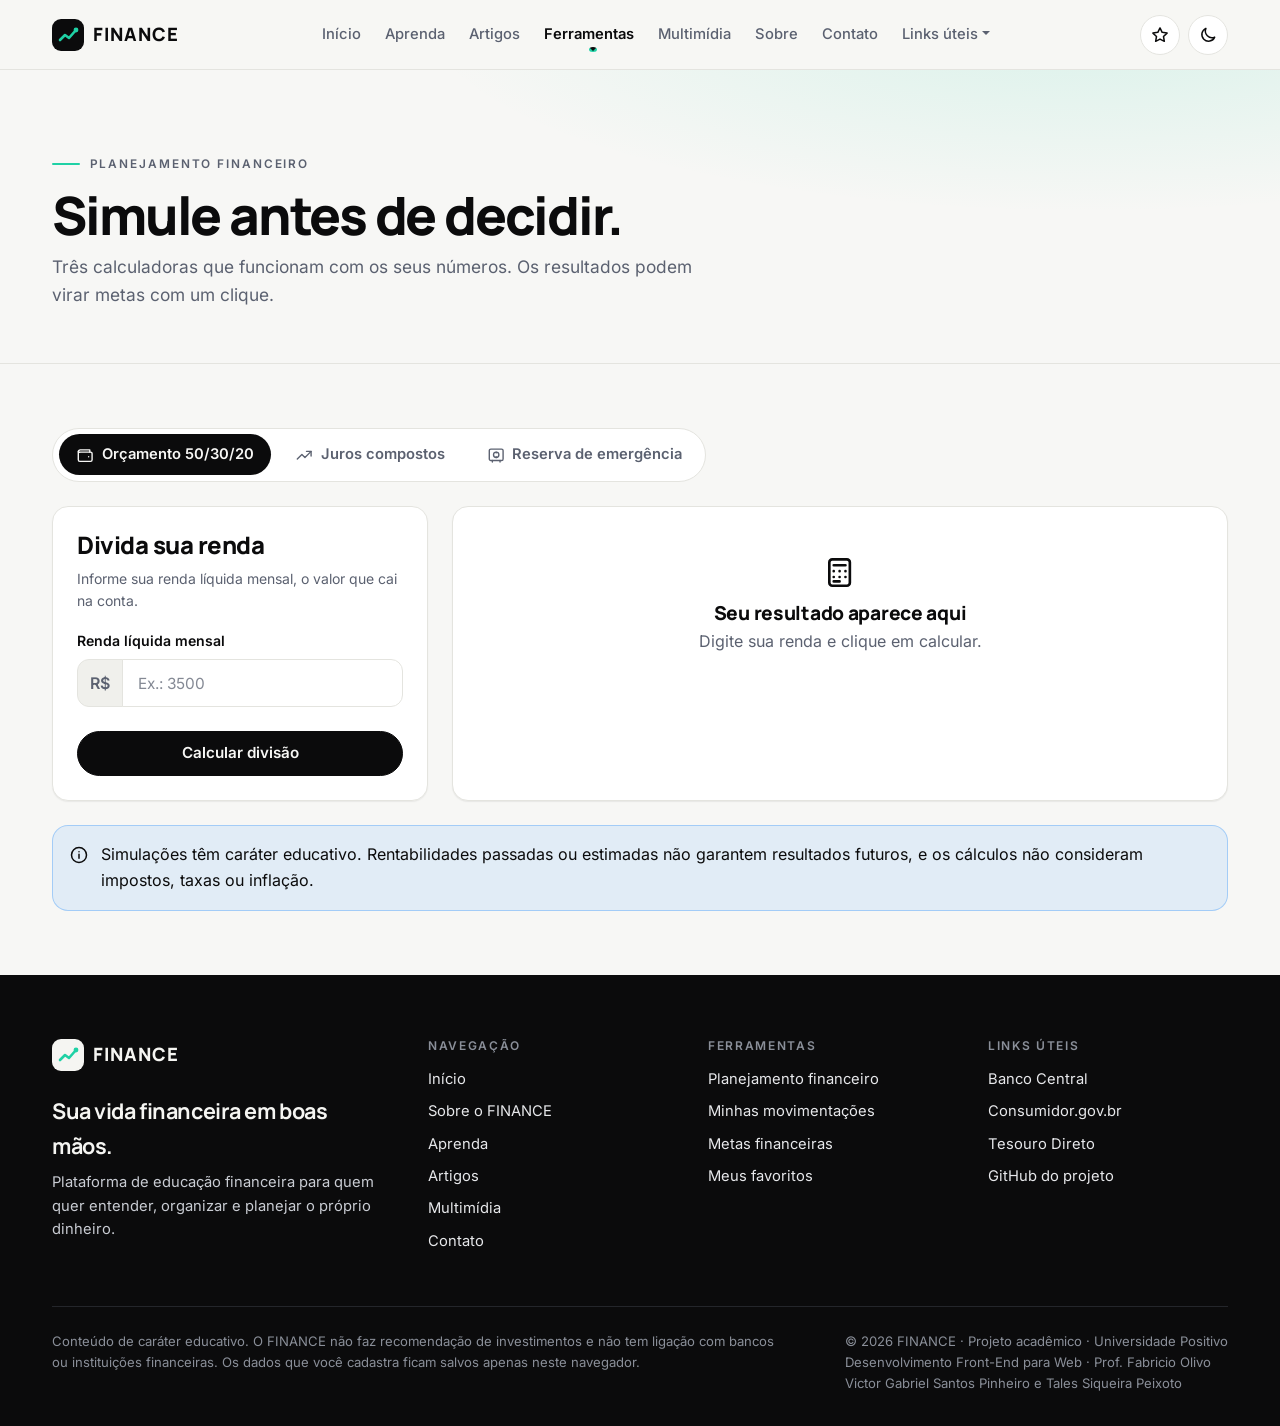
<file: simuladores.html>
<!DOCTYPE html>
<!--
  FINANCE — simuladores.html
  Simuladores de planejamento financeiro.
  Projeto acadêmico — Desenvolvimento Front-End para Web — Universidade Positivo
  Autores: Victor Gabriel Santos Pinheiro e Tales Siqueira Peixoto
-->
<html lang="pt-BR" data-theme="light" data-bs-theme="light">
  <head>
    <meta charset="UTF-8">
    <meta name="viewport" content="width=device-width, initial-scale=1">
    <meta name="description" content="Simuladores de orçamento 50/30/20, juros compostos e reserva de emergência.">
    <title>Planejamento financeiro — FINANCE</title>
    <link rel="icon" href="data:image/svg+xml,%3Csvg xmlns='http://www.w3.org/2000/svg' viewBox='0 0 32 32'%3E%3Crect width='32' height='32' rx='9' fill='%230b0b0c'/%3E%3Cpolyline points='8,21 13,16 17,19 24,11' fill='none' stroke='%231fd1a5' stroke-width='2.6' stroke-linecap='round' stroke-linejoin='round'/%3E%3Ccircle cx='24' cy='11' r='2.4' fill='%231fd1a5'/%3E%3C/svg%3E">
    <link rel="stylesheet" href="lib/bootstrap/css/bootstrap.min.css">
    <link rel="stylesheet" href="css/base.css">
    <link rel="stylesheet" href="css/bootstrap-tema.css">
    <link rel="stylesheet" href="css/paginas.css">
    <script src="js/tema.js"></script>
  </head>
  <body id="pagina-simuladores">
    <a class="pular-conteudo" href="#conteudo">Pular para o conteúdo</a>
    <header class="site-header">
      <nav class="navbar navbar-expand-lg" aria-label="Menu principal">
        <div class="container">
          <a class="marca navbar-brand me-0" href="index.html"><svg class="marca-simbolo" viewBox="0 0 32 32" aria-hidden="true"><rect class="fundo" width="32" height="32" rx="9"/><polyline class="linha" points="8,21 13,16 17,19 24,11"/><circle class="ponto" cx="24" cy="11" r="2.4"/></svg>FINANCE</a>
          <div class="d-flex align-items-center gap-2 order-lg-3 ms-auto ms-lg-2">
            <a class="botao-icone" href="favoritos.html" title="Meus favoritos" aria-label="Meus favoritos"><svg class="icone" viewBox="0 0 24 24" aria-hidden="true"><path d="M12 3.5l2.6 5.3 5.9.9-4.3 4.1 1 5.8L12 16.9l-5.2 2.7 1-5.8-4.3-4.1 5.9-.9z"/></svg><span class="contador" id="contadorFavoritos"></span></a>
            <button class="botao-icone" type="button" id="btnTema" title="Alternar modo claro e escuro" aria-label="Alternar modo claro e escuro"><svg class="icone tema-lua" viewBox="0 0 24 24" aria-hidden="true"><path d="M20 14.5A8 8 0 0 1 9.5 4a8 8 0 1 0 10.5 10.5z"/></svg><svg class="icone tema-sol" viewBox="0 0 24 24" aria-hidden="true"><circle cx="12" cy="12" r="4"/><path d="M12 2v2M12 20v2M4.9 4.9l1.4 1.4M17.7 17.7l1.4 1.4M2 12h2M20 12h2M4.9 19.1l1.4-1.4M17.7 6.3l1.4-1.4"/></svg></button>
            <button class="navbar-toggler" type="button" data-bs-toggle="collapse" data-bs-target="#menuPrincipal" aria-controls="menuPrincipal" aria-expanded="false" aria-label="Abrir menu"><svg class="icone" viewBox="0 0 24 24" aria-hidden="true"><path d="M4 7h16M4 12h16M4 17h16"/></svg></button>
          </div>
          <div class="collapse navbar-collapse" id="menuPrincipal">
            <ul class="navbar-nav mx-auto mt-3 mt-lg-0">
              <li class="nav-item"><a class="nav-link" href="index.html">Início</a></li>
              <li class="nav-item"><a class="nav-link" href="aprenda.html">Aprenda</a></li>
              <li class="nav-item"><a class="nav-link" href="artigos.html">Artigos</a></li>
              <li class="nav-item dropdown">
                <a class="nav-link dropdown-toggle active" href="#" role="button" data-bs-toggle="dropdown" aria-expanded="false">Ferramentas</a>
                <ul class="dropdown-menu">
                  <li><a class="dropdown-item active" href="simuladores.html" aria-current="page"><svg class="icone" viewBox="0 0 24 24" aria-hidden="true"><rect x="5" y="3" width="14" height="18" rx="2"/><path d="M8 7h8M8 11h.01M12 11h.01M16 11h.01M8 15h.01M12 15h.01M16 15h.01M8 18h4"/></svg><span>Planejamento<small>Simuladores financeiros</small></span></a></li>
                  <li><a class="dropdown-item" href="movimentacoes.html"><svg class="icone" viewBox="0 0 24 24" aria-hidden="true"><path d="M3 7.5A2.5 2.5 0 0 1 5.5 5H18v3"/><path d="M3 7.5V18a2 2 0 0 0 2 2h14a2 2 0 0 0 2-2v-8a2 2 0 0 0-2-2H5.5A2.5 2.5 0 0 1 3 7.5z"/><path d="M16.5 14h.01"/></svg><span>Movimentações<small>Receitas e despesas</small></span></a></li>
                  <li><a class="dropdown-item" href="metas.html"><svg class="icone" viewBox="0 0 24 24" aria-hidden="true"><circle cx="12" cy="12" r="9"/><circle cx="12" cy="12" r="5"/><circle cx="12" cy="12" r="1"/></svg><span>Metas<small>Objetivos financeiros</small></span></a></li>
                </ul>
              </li>
              <li class="nav-item"><a class="nav-link" href="multimidia.html">Multimídia</a></li>
              <li class="nav-item"><a class="nav-link" href="sobre.html">Sobre</a></li>
              <li class="nav-item"><a class="nav-link" href="contato.html">Contato</a></li>
              <li class="nav-item dropdown">
                <a class="nav-link dropdown-toggle" href="#" role="button" data-bs-toggle="dropdown" aria-expanded="false">Links úteis</a>
                <ul class="dropdown-menu dropdown-menu-lg-end">
                  <li><a class="dropdown-item" href="https://www.bcb.gov.br/cidadaniafinanceira" target="_blank" rel="noopener noreferrer"><svg class="icone" viewBox="0 0 24 24" aria-hidden="true"><path d="M14 4h6v6M20 4l-9 9M18 14v5a1 1 0 0 1-1 1H5a1 1 0 0 1-1-1V7a1 1 0 0 1 1-1h5"/></svg><span>Banco Central<small>Cidadania Financeira</small></span></a></li>
                  <li><a class="dropdown-item" href="https://www.consumidor.gov.br" target="_blank" rel="noopener noreferrer"><svg class="icone" viewBox="0 0 24 24" aria-hidden="true"><path d="M14 4h6v6M20 4l-9 9M18 14v5a1 1 0 0 1-1 1H5a1 1 0 0 1-1-1V7a1 1 0 0 1 1-1h5"/></svg><span>Consumidor.gov.br<small>Reclamações de consumo</small></span></a></li>
                  <li><a class="dropdown-item" href="https://www.tesourodireto.com.br" target="_blank" rel="noopener noreferrer"><svg class="icone" viewBox="0 0 24 24" aria-hidden="true"><path d="M14 4h6v6M20 4l-9 9M18 14v5a1 1 0 0 1-1 1H5a1 1 0 0 1-1-1V7a1 1 0 0 1 1-1h5"/></svg><span>Tesouro Direto<small>Títulos públicos</small></span></a></li>
                  <li><a class="dropdown-item" href="https://github.com/victoorpinheiroo/finance" target="_blank" rel="noopener noreferrer"><svg class="icone" viewBox="0 0 24 24" aria-hidden="true"><path d="M9 19c-4.3 1.4-4.3-2.5-6-3m12 5v-3.5c0-1 .1-1.4-.5-2 2.8-.3 5.5-1.4 5.5-6a4.6 4.6 0 0 0-1.3-3.2 4.2 4.2 0 0 0-.1-3.2s-1.1-.3-3.5 1.3a12.3 12.3 0 0 0-6.2 0C6.5 2.8 5.4 3.1 5.4 3.1a4.2 4.2 0 0 0-.1 3.2A4.6 4.6 0 0 0 4 9.5c0 4.6 2.7 5.7 5.5 6-.6.6-.6 1.2-.5 2V21"/></svg><span>GitHub do projeto<small>Código-fonte público</small></span></a></li>
                </ul>
              </li>
            </ul>
          </div>
        </div>
      </nav>
    </header>
    <main id="conteudo">
      <header class="cabecalho-pagina">
        <div class="container">
          <span class="rotulo">Planejamento financeiro</span>
          <h1>Simule antes de decidir.</h1>
          <p class="texto-apoio">Três calculadoras que funcionam com os seus números. Os resultados podem virar metas com um clique.</p>
        </div>
      </header>

      <section class="secao-compacta" aria-label="Simuladores">
        <div class="container">
          <ul class="nav nav-pills mb-4" id="abasSimuladores" role="tablist">
            <li class="nav-item" role="presentation">
              <button class="nav-link active" id="aba-orcamento" data-bs-toggle="pill" data-bs-target="#painel-orcamento" type="button" role="tab" aria-controls="painel-orcamento" aria-selected="true"><svg class="icone" viewBox="0 0 24 24" aria-hidden="true"><path d="M3 7.5A2.5 2.5 0 0 1 5.5 5H18v3"/><path d="M3 7.5V18a2 2 0 0 0 2 2h14a2 2 0 0 0 2-2v-8a2 2 0 0 0-2-2H5.5A2.5 2.5 0 0 1 3 7.5z"/><path d="M16.5 14h.01"/></svg> Orçamento 50/30/20</button>
            </li>
            <li class="nav-item" role="presentation">
              <button class="nav-link" id="aba-juros" data-bs-toggle="pill" data-bs-target="#painel-juros" type="button" role="tab" aria-controls="painel-juros" aria-selected="false"><svg class="icone" viewBox="0 0 24 24" aria-hidden="true"><path d="M3 17l6-6 4 4 8-8"/><path d="M15 7h6v6"/></svg> Juros compostos</button>
            </li>
            <li class="nav-item" role="presentation">
              <button class="nav-link" id="aba-reserva" data-bs-toggle="pill" data-bs-target="#painel-reserva" type="button" role="tab" aria-controls="painel-reserva" aria-selected="false"><svg class="icone" viewBox="0 0 24 24" aria-hidden="true"><rect x="3" y="4" width="18" height="15" rx="2"/><circle cx="12" cy="11.5" r="3.5"/><path d="M12 8v1M12 14v1M7 19v2M17 19v2"/></svg> Reserva de emergência</button>
            </li>
          </ul>

          <div class="tab-content">
            <div class="tab-pane fade show active" id="painel-orcamento" role="tabpanel" aria-labelledby="aba-orcamento" tabindex="0">
              <div class="row g-4">
                <div class="col-lg-4">
                  <form class="painel simulador-form" id="formOrcamento" novalidate>
                    <h2 class="h4">Divida sua renda</h2>
                    <p class="text-body-secondary small">Informe sua renda líquida mensal, o valor que cai na conta.</p>
                    <label for="rendaOrcamento" class="form-label">Renda líquida mensal</label>
                    <div class="input-group has-validation">
                      <span class="input-group-text">R$</span>
                      <input type="number" class="form-control" id="rendaOrcamento" min="1" step="0.01" placeholder="Ex.: 3500" required>
                      <div class="invalid-feedback">Informe um valor maior que zero.</div>
                    </div>
                    <button type="submit" class="btn btn-primary w-100 mt-4">Calcular divisão</button>
                  </form>
                </div>
                <div class="col-lg-8">
                  <div class="painel h-100" id="resultadoOrcamento">
                    <div class="vazio border-0 p-4">
                      <svg class="icone" viewBox="0 0 24 24" aria-hidden="true"><rect x="5" y="3" width="14" height="18" rx="2"/><path d="M8 7h8M8 11h.01M12 11h.01M16 11h.01M8 15h.01M12 15h.01M16 15h.01M8 18h4"/></svg>
                      <h3>Seu resultado aparece aqui</h3>
                      <p class="mb-0">Digite sua renda e clique em calcular.</p>
                    </div>
                  </div>
                </div>
              </div>
            </div>

            <div class="tab-pane fade" id="painel-juros" role="tabpanel" aria-labelledby="aba-juros" tabindex="0">
              <div class="row g-4">
                <div class="col-lg-4">
                  <form class="painel simulador-form" id="formJuros" novalidate>
                    <h2 class="h4">Veja seu dinheiro crescer</h2>
                    <p class="text-body-secondary small">Simulação com aportes mensais e taxa anual, sem considerar impostos e taxas.</p>
                    <label for="capitalJuros" class="form-label">Valor inicial</label>
                    <div class="input-group has-validation mb-3">
                      <span class="input-group-text">R$</span>
                      <input type="number" class="form-control" id="capitalJuros" min="0" step="0.01" placeholder="Ex.: 1000" required>
                      <div class="invalid-feedback">Informe zero ou um valor positivo.</div>
                    </div>
                    <label for="aporteJuros" class="form-label">Aporte mensal</label>
                    <div class="input-group has-validation mb-3">
                      <span class="input-group-text">R$</span>
                      <input type="number" class="form-control" id="aporteJuros" min="0" step="0.01" placeholder="Ex.: 200" required>
                      <div class="invalid-feedback">Informe zero ou um valor positivo.</div>
                    </div>
                    <div class="row g-3">
                      <div class="col-6">
                        <label for="taxaJuros" class="form-label">Taxa ao ano</label>
                        <div class="input-group has-validation">
                          <input type="number" class="form-control" id="taxaJuros" min="0.01" max="100" step="0.01" placeholder="Ex.: 10" required>
                          <span class="input-group-text">%</span>
                          <div class="invalid-feedback">Entre 0,01 e 100.</div>
                        </div>
                      </div>
                      <div class="col-6">
                        <label for="prazoJuros" class="form-label">Prazo</label>
                        <div class="input-group has-validation">
                          <input type="number" class="form-control" id="prazoJuros" min="1" max="50" step="1" placeholder="Ex.: 10" required>
                          <span class="input-group-text">anos</span>
                          <div class="invalid-feedback">De 1 a 50 anos.</div>
                        </div>
                      </div>
                    </div>
                    <button type="submit" class="btn btn-primary w-100 mt-4">Simular</button>
                  </form>
                </div>
                <div class="col-lg-8">
                  <div class="painel h-100" id="resultadoJuros">
                    <div class="vazio border-0 p-4">
                      <svg class="icone" viewBox="0 0 24 24" aria-hidden="true"><path d="M3 17l6-6 4 4 8-8"/><path d="M15 7h6v6"/></svg>
                      <h3>Sua projeção aparece aqui</h3>
                      <p class="mb-0">Preencha os campos e clique em simular.</p>
                    </div>
                  </div>
                </div>
              </div>
            </div>

            <div class="tab-pane fade" id="painel-reserva" role="tabpanel" aria-labelledby="aba-reserva" tabindex="0">
              <div class="row g-4">
                <div class="col-lg-4">
                  <form class="painel simulador-form" id="formReserva" novalidate>
                    <h2 class="h4">Calcule sua reserva</h2>
                    <p class="text-body-secondary small">Use apenas as despesas essenciais: moradia, alimentação, transporte, saúde e contas.</p>
                    <label for="custoReserva" class="form-label">Custo mensal essencial</label>
                    <div class="input-group has-validation mb-3">
                      <span class="input-group-text">R$</span>
                      <input type="number" class="form-control" id="custoReserva" min="1" step="0.01" placeholder="Ex.: 2500" required>
                      <div class="invalid-feedback">Informe um valor maior que zero.</div>
                    </div>
                    <label for="tipoRenda" class="form-label">Tipo de renda</label>
                    <select class="form-select mb-3" id="tipoRenda" required>
                      <option value="6">Estável (CLT ou servidor) — 6 meses</option>
                      <option value="12">Variável (autônomo ou freelancer) — 12 meses</option>
                      <option value="3">Mínimo para começar — 3 meses</option>
                    </select>
                    <label for="guardadoReserva" class="form-label">Quanto já tenho guardado</label>
                    <div class="input-group has-validation mb-3">
                      <span class="input-group-text">R$</span>
                      <input type="number" class="form-control" id="guardadoReserva" min="0" step="0.01" placeholder="Ex.: 1500" required>
                      <div class="invalid-feedback">Informe zero ou um valor positivo.</div>
                    </div>
                    <label for="mensalReserva" class="form-label">Quanto consigo guardar por mês</label>
                    <div class="input-group has-validation">
                      <span class="input-group-text">R$</span>
                      <input type="number" class="form-control" id="mensalReserva" min="1" step="0.01" placeholder="Ex.: 400" required>
                      <div class="invalid-feedback">Informe um valor maior que zero.</div>
                    </div>
                    <button type="submit" class="btn btn-primary w-100 mt-4">Calcular reserva</button>
                  </form>
                </div>
                <div class="col-lg-8">
                  <div class="painel h-100" id="resultadoReserva">
                    <div class="vazio border-0 p-4">
                      <svg class="icone" viewBox="0 0 24 24" aria-hidden="true"><rect x="3" y="4" width="18" height="15" rx="2"/><circle cx="12" cy="11.5" r="3.5"/><path d="M12 8v1M12 14v1M7 19v2M17 19v2"/></svg>
                      <h3>Seu plano aparece aqui</h3>
                      <p class="mb-0">Preencha os campos e clique em calcular.</p>
                    </div>
                  </div>
                </div>
              </div>
            </div>
          </div>

          <div class="alert alert-info mt-4 mb-0" role="note">
            <svg class="icone" viewBox="0 0 24 24" aria-hidden="true"><circle cx="12" cy="12" r="9"/><path d="M12 11v5M12 8h.01"/></svg>
            <div>Simulações têm caráter educativo. Rentabilidades passadas ou estimadas não garantem resultados futuros, e os cálculos não consideram impostos, taxas ou inflação.</div>
          </div>
        </div>
      </section>
    </main>
    <footer class="site-footer">
      <div class="container-f">
        <div class="rodape-grade">
          <div>
            <a class="marca" href="index.html"><svg class="marca-simbolo" viewBox="0 0 32 32" aria-hidden="true"><rect class="fundo" width="32" height="32" rx="9"/><polyline class="linha" points="8,21 13,16 17,19 24,11"/><circle class="ponto" cx="24" cy="11" r="2.4"/></svg>FINANCE</a>
            <p class="rodape-slogan">Sua vida financeira em boas mãos.</p>
            <p>Plataforma de educação financeira para quem quer entender, organizar e planejar o próprio dinheiro.</p>
          </div>
          <nav aria-label="Páginas do site">
            <h2>Navegação</h2>
            <ul>
              <li><a href="index.html">Início</a></li>
              <li><a href="sobre.html">Sobre o FINANCE</a></li>
              <li><a href="aprenda.html">Aprenda</a></li>
              <li><a href="artigos.html">Artigos</a></li>
              <li><a href="multimidia.html">Multimídia</a></li>
              <li><a href="contato.html">Contato</a></li>
            </ul>
          </nav>
          <nav aria-label="Ferramentas">
            <h2>Ferramentas</h2>
            <ul>
              <li><a href="simuladores.html">Planejamento financeiro</a></li>
              <li><a href="movimentacoes.html">Minhas movimentações</a></li>
              <li><a href="metas.html">Metas financeiras</a></li>
              <li><a href="favoritos.html">Meus favoritos</a></li>
            </ul>
          </nav>
          <nav aria-label="Links externos">
            <h2>Links úteis</h2>
            <ul>
              <li><a href="https://www.bcb.gov.br/cidadaniafinanceira" target="_blank" rel="noopener noreferrer">Banco Central</a></li>
              <li><a href="https://www.consumidor.gov.br" target="_blank" rel="noopener noreferrer">Consumidor.gov.br</a></li>
              <li><a href="https://www.tesourodireto.com.br" target="_blank" rel="noopener noreferrer">Tesouro Direto</a></li>
              <li><a href="https://github.com/victoorpinheiroo/finance" target="_blank" rel="noopener noreferrer">GitHub do projeto</a></li>
            </ul>
          </nav>
        </div>
        <div class="rodape-base">
          <p class="aviso-legal">Conteúdo de caráter educativo. O FINANCE não faz recomendação de investimentos e não tem ligação com bancos ou instituições financeiras. Os dados que você cadastra ficam salvos apenas neste navegador.</p>
          <p>&copy; <span id="anoAtual">2026</span> FINANCE · Projeto acadêmico · Universidade Positivo<br>Desenvolvimento Front-End para Web · Prof. Fabricio Olivo<br>Victor Gabriel Santos Pinheiro e Tales Siqueira Peixoto</p>
        </div>
      </div>
    </footer>
    <div id="areaAvisos" aria-live="polite"></div>
    <script src="lib/bootstrap/js/bootstrap.bundle.min.js"></script>
    <script src="js/comum.js"></script>
    <script src="js/simuladores.js"></script>
  </body>
</html>
</file>
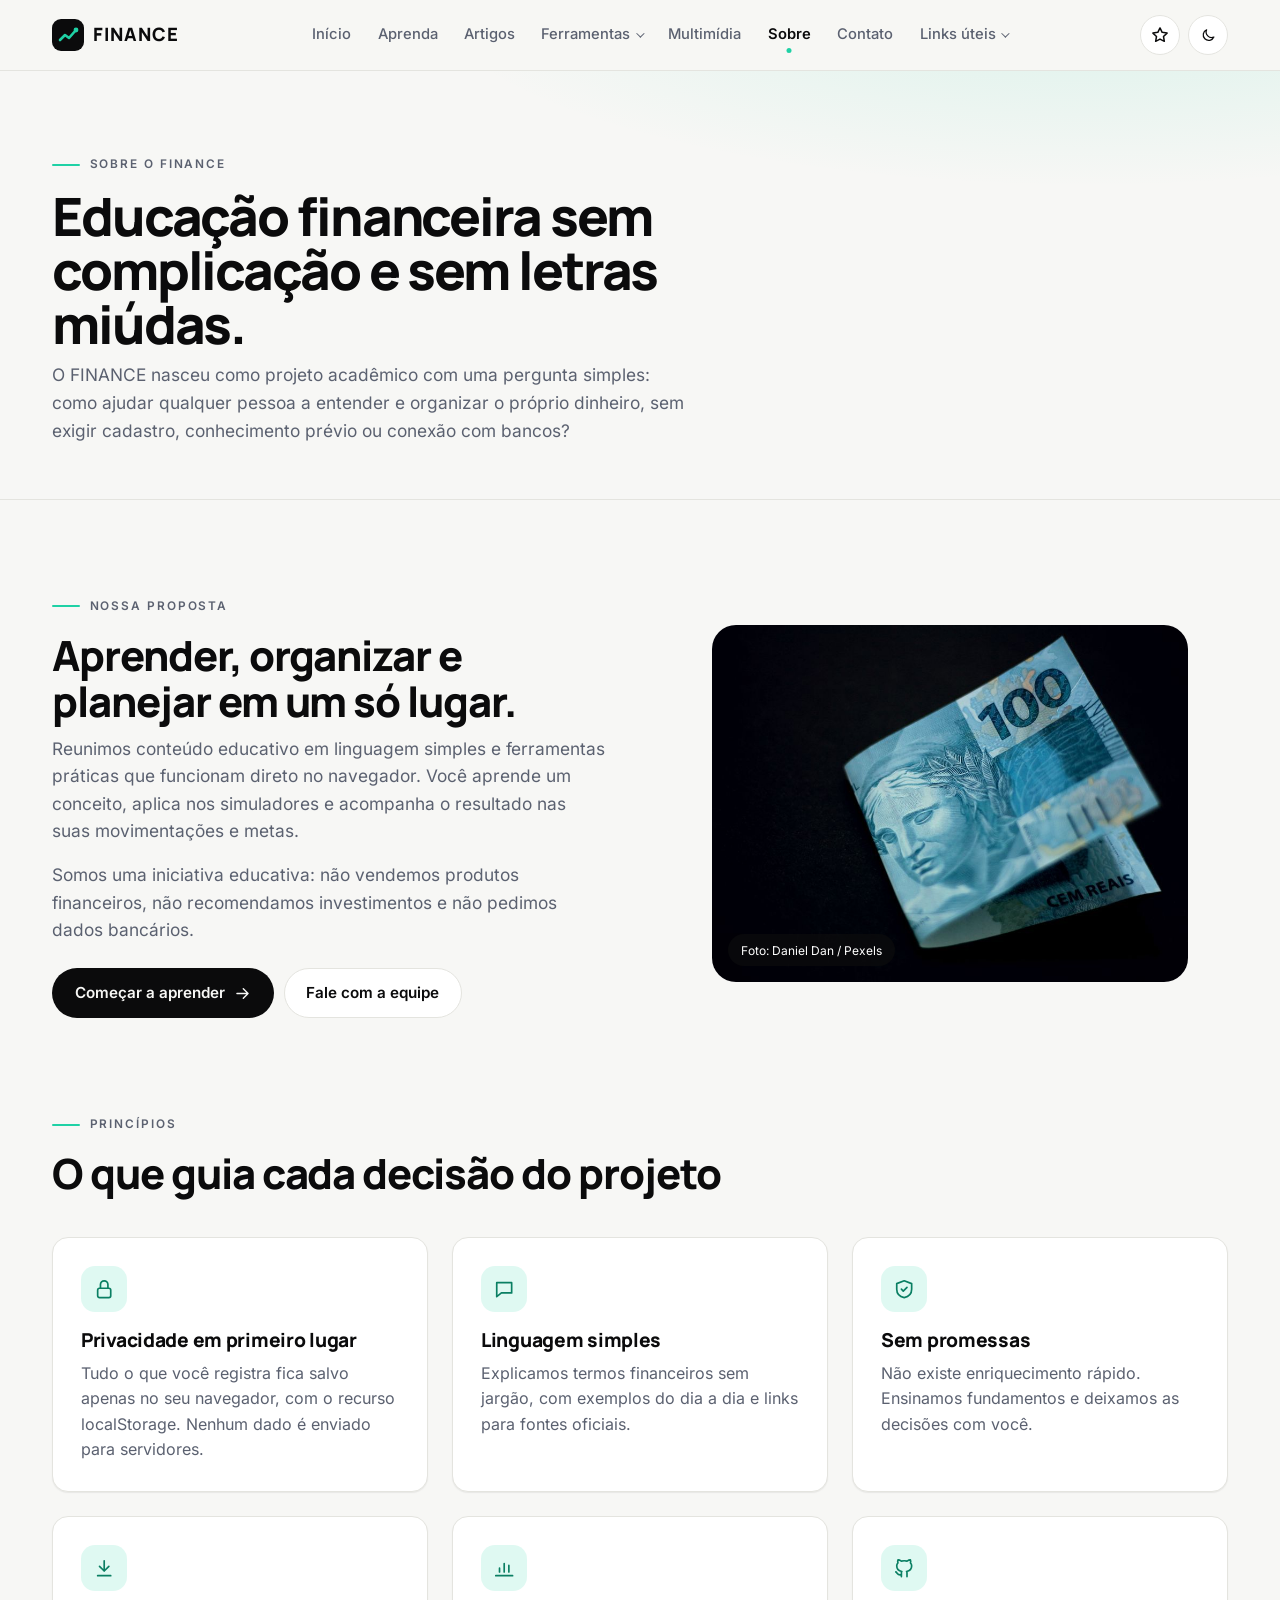
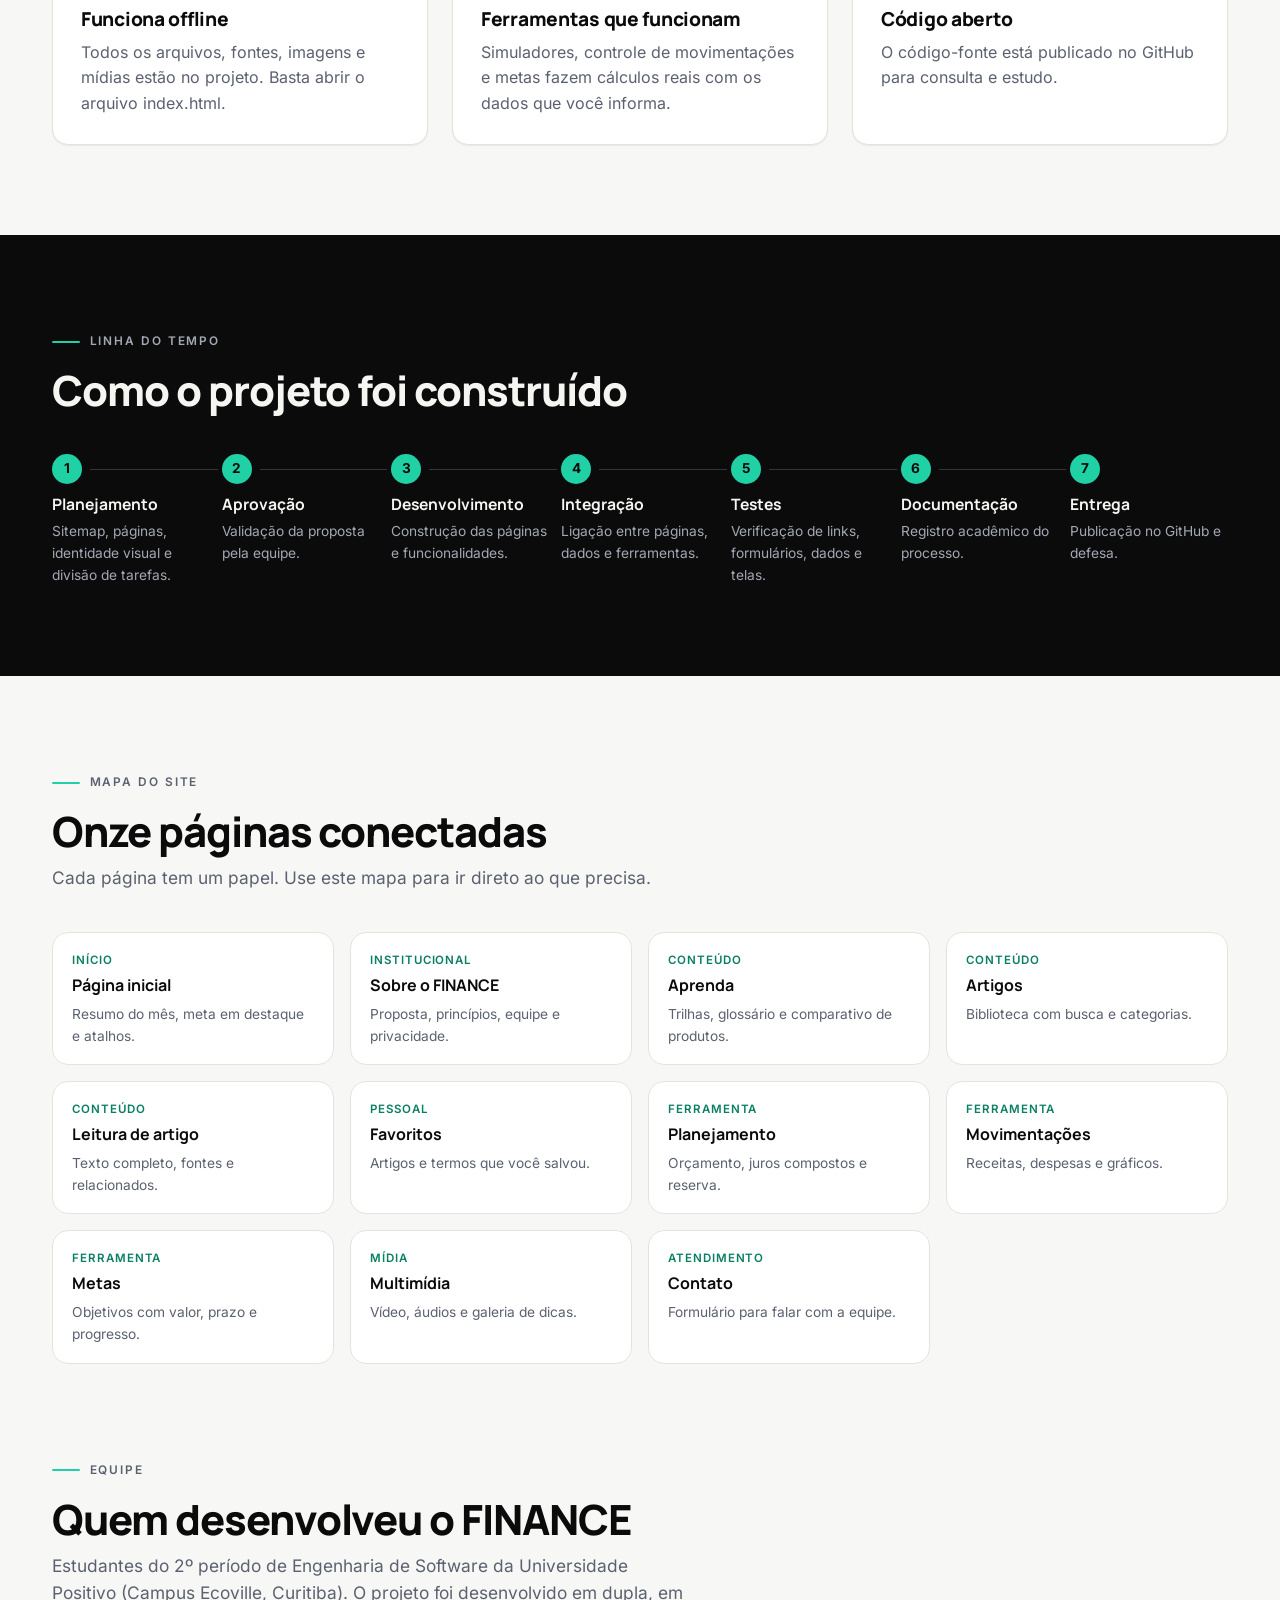
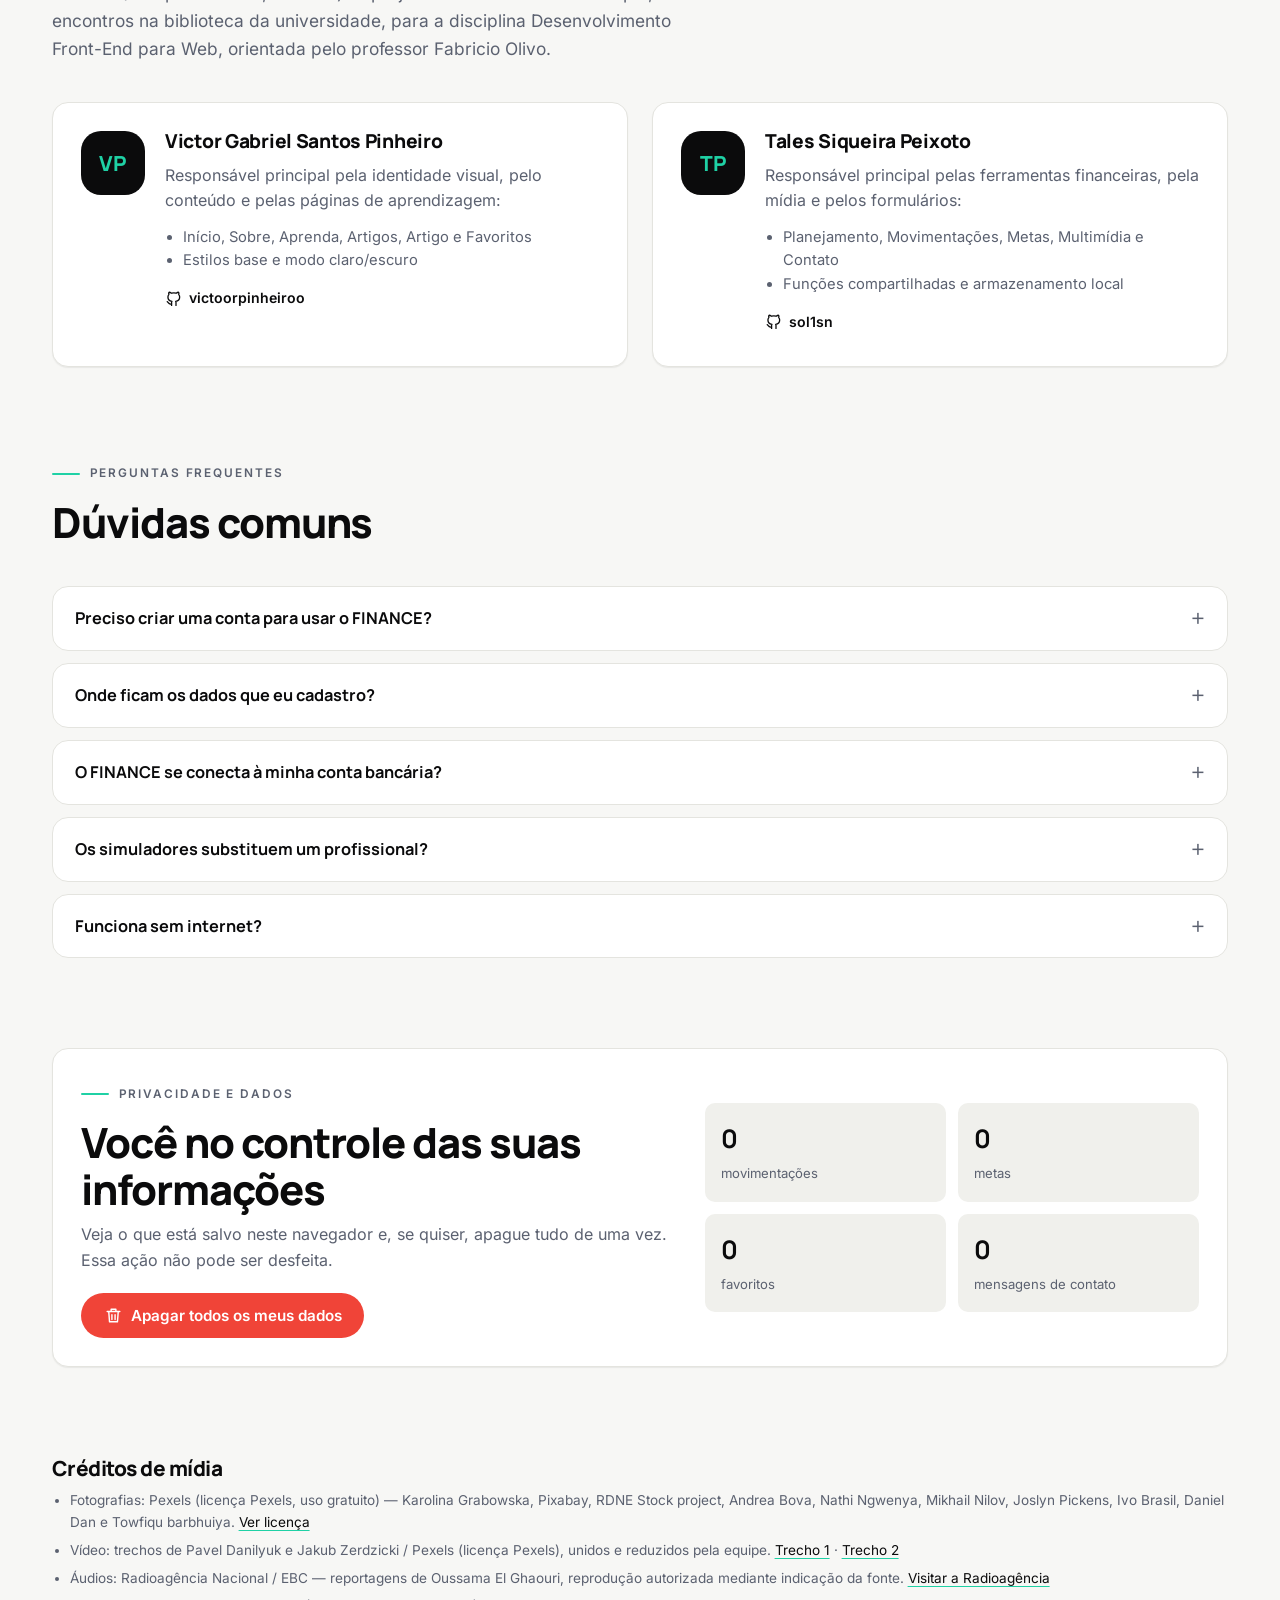
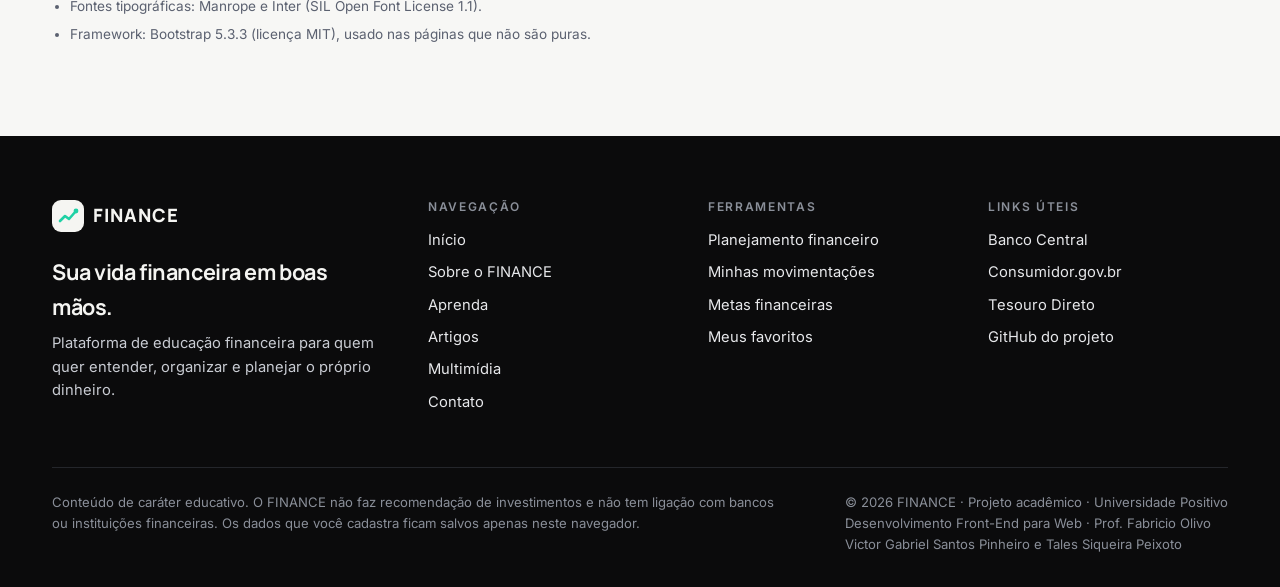
<file: sobre.html>
<!DOCTYPE html>
<!--
  FINANCE — sobre.html
  Página sobre o projeto (HTML, CSS e JavaScript puros, sem Bootstrap).
  Projeto acadêmico — Desenvolvimento Front-End para Web — Universidade Positivo
  Autores: Victor Gabriel Santos Pinheiro e Tales Siqueira Peixoto
-->
<html lang="pt-BR" data-theme="light" data-bs-theme="light">
  <head>
    <meta charset="UTF-8">
    <meta name="viewport" content="width=device-width, initial-scale=1">
    <meta name="description" content="Conheça a proposta, os princípios e a equipe do FINANCE.">
    <title>Sobre o FINANCE</title>
    <link rel="icon" href="data:image/svg+xml,%3Csvg xmlns='http://www.w3.org/2000/svg' viewBox='0 0 32 32'%3E%3Crect width='32' height='32' rx='9' fill='%230b0b0c'/%3E%3Cpolyline points='8,21 13,16 17,19 24,11' fill='none' stroke='%231fd1a5' stroke-width='2.6' stroke-linecap='round' stroke-linejoin='round'/%3E%3Ccircle cx='24' cy='11' r='2.4' fill='%231fd1a5'/%3E%3C/svg%3E">
    <link rel="stylesheet" href="css/base.css">
    <link rel="stylesheet" href="css/puro.css">
    <style>
      #pagina-sobre .cabecalho-pagina h1 {
        max-width: 18ch;
      }

      .proposta {
        display: grid;
        grid-template-columns: 1fr 1fr;
        gap: clamp(2rem, 5vw, 4rem);
        align-items: center;
      }

      .proposta-imagem {
        position: relative;
        border-radius: var(--raio-g);
        overflow: hidden;
        aspect-ratio: 4 / 3;
      }

      .proposta-imagem img {
        width: 100%;
        height: 100%;
        object-fit: cover;
      }

      .proposta-imagem figcaption {
        position: absolute;
        left: 1rem;
        bottom: 1rem;
        padding: 0.4rem 0.8rem;
        border-radius: 999px;
        background: rgba(11, 11, 12, 0.75);
        color: #fff;
        font-size: 0.75rem;
      }

      .mapa-site {
        list-style: none;
        margin: 0;
        padding: 0;
        display: grid;
        grid-template-columns: repeat(auto-fill, minmax(230px, 1fr));
        gap: 1rem;
      }

      .mapa-site a {
        display: flex;
        flex-direction: column;
        gap: 0.25rem;
        height: 100%;
        padding: 1.1rem 1.2rem;
        border: 1px solid var(--cor-linha);
        border-radius: var(--raio-m);
        background: var(--cor-superficie);
        text-decoration: none;
        transition: border-color var(--transicao), transform var(--transicao);
      }

      .mapa-site a:hover {
        border-color: var(--cor-texto);
        transform: translateY(-2px);
      }

      .mapa-site strong {
        font-family: var(--fonte-titulo);
      }

      .mapa-site span {
        font-size: 0.86rem;
        color: var(--cor-texto-2);
      }

      .mapa-site em {
        font-style: normal;
        font-size: 0.72rem;
        font-weight: 600;
        color: var(--cor-marca-texto);
        text-transform: uppercase;
        letter-spacing: 0.08em;
      }

      .integrante {
        display: flex;
        gap: 1.25rem;
        align-items: flex-start;
      }

      .avatar {
        display: inline-flex;
        align-items: center;
        justify-content: center;
        width: 64px;
        height: 64px;
        flex-shrink: 0;
        border-radius: 20px;
        background: #0b0b0c;
        color: var(--cor-marca);
        font-family: var(--fonte-titulo);
        font-weight: 800;
        font-size: 1.3rem;
      }

      [data-theme="dark"] .avatar {
        background: var(--cor-marca);
        color: #0b0b0c;
      }

      .integrante ul {
        margin: 0.75rem 0 0;
        padding-left: 1.1rem;
        color: var(--cor-texto-2);
        font-size: 0.92rem;
      }

      .link-github {
        display: inline-flex;
        align-items: center;
        gap: 0.4rem;
        margin-top: 0.9rem;
        font-size: 0.88rem;
        font-weight: 600;
        text-decoration: none;
      }

      .link-github:hover {
        color: var(--cor-marca-texto);
      }

      .linha-tempo {
        list-style: none;
        margin: 0;
        padding: 0;
        display: grid;
        grid-template-columns: repeat(7, 1fr);
        gap: 0.75rem;
        counter-reset: etapa;
      }

      .linha-tempo li {
        position: relative;
        padding-top: 2.4rem;
        counter-increment: etapa;
        font-size: 0.86rem;
        color: #a3a8b3;
      }

      .linha-tempo li::before {
        content: counter(etapa);
        position: absolute;
        top: 0;
        left: 0;
        width: 30px;
        height: 30px;
        border-radius: 50%;
        display: grid;
        place-items: center;
        background: var(--cor-marca);
        color: #0b0b0c;
        font-weight: 700;
        font-size: 0.85rem;
      }

      .linha-tempo li::after {
        content: "";
        position: absolute;
        top: 15px;
        left: 38px;
        right: -0.5rem;
        height: 1px;
        background: #33353b;
      }

      .linha-tempo li:last-child::after {
        display: none;
      }

      .linha-tempo strong {
        display: block;
        color: #f5f5f2;
        font-family: var(--fonte-titulo);
        font-size: 0.98rem;
        margin-bottom: 0.2rem;
      }

      #painelDados {
        display: grid;
        grid-template-columns: 1.2fr 1fr;
        gap: 2rem;
        align-items: center;
      }

      .lista-dados {
        list-style: none;
        margin: 0;
        padding: 0;
        display: grid;
        grid-template-columns: 1fr 1fr;
        gap: 0.75rem;
      }

      .lista-dados li {
        padding: 1rem;
        border-radius: var(--raio-p);
        background: var(--cor-superficie-2);
      }

      .lista-dados strong {
        display: block;
        font-family: var(--fonte-titulo);
        font-size: 1.6rem;
        letter-spacing: -0.03em;
      }

      .lista-dados span {
        font-size: 0.82rem;
        color: var(--cor-texto-2);
      }

      .lista-creditos {
        margin: 0;
        padding-left: 1.1rem;
        display: grid;
        gap: 0.4rem;
      }

      @media (max-width: 991.98px) {
        .proposta,
        #painelDados {
          grid-template-columns: 1fr;
        }

        .link-github {
        display: inline-flex;
        align-items: center;
        gap: 0.4rem;
        margin-top: 0.9rem;
        font-size: 0.88rem;
        font-weight: 600;
        text-decoration: none;
      }

      .link-github:hover {
        color: var(--cor-marca-texto);
      }

      .linha-tempo {
          grid-template-columns: 1fr;
          gap: 1.25rem;
        }

        .linha-tempo li {
          padding: 0 0 0 3rem;
        }

        .linha-tempo li::after {
          top: 36px;
          left: 15px;
          right: auto;
          bottom: -1.25rem;
          width: 1px;
          height: auto;
        }
      }
    </style>
    <script src="js/tema.js"></script>
  </head>
  <body id="pagina-sobre">
    <a class="pular-conteudo" href="#conteudo">Pular para o conteúdo</a>
    <header class="site-header">
      <nav class="nav-puro" aria-label="Menu principal">
        <div class="container-f nav-puro-barra">
          <a class="marca" href="index.html"><svg class="marca-simbolo" viewBox="0 0 32 32" aria-hidden="true"><rect class="fundo" width="32" height="32" rx="9"/><polyline class="linha" points="8,21 13,16 17,19 24,11"/><circle class="ponto" cx="24" cy="11" r="2.4"/></svg>FINANCE</a>
          <ul class="nav-puro-lista" id="menuPuro">
            <li><a href="index.html">Início</a></li>
            <li><a href="aprenda.html">Aprenda</a></li>
            <li><a href="artigos.html">Artigos</a></li>
            <li>
              <details class="menu-suspenso">
                <summary>Ferramentas</summary>
                <ul>
                  <li><a href="simuladores.html"><svg class="icone" viewBox="0 0 24 24" aria-hidden="true"><rect x="5" y="3" width="14" height="18" rx="2"/><path d="M8 7h8M8 11h.01M12 11h.01M16 11h.01M8 15h.01M12 15h.01M16 15h.01M8 18h4"/></svg><span>Planejamento<small>Simuladores financeiros</small></span></a></li>
                  <li><a href="movimentacoes.html"><svg class="icone" viewBox="0 0 24 24" aria-hidden="true"><path d="M3 7.5A2.5 2.5 0 0 1 5.5 5H18v3"/><path d="M3 7.5V18a2 2 0 0 0 2 2h14a2 2 0 0 0 2-2v-8a2 2 0 0 0-2-2H5.5A2.5 2.5 0 0 1 3 7.5z"/><path d="M16.5 14h.01"/></svg><span>Movimentações<small>Receitas e despesas</small></span></a></li>
                  <li><a href="metas.html"><svg class="icone" viewBox="0 0 24 24" aria-hidden="true"><circle cx="12" cy="12" r="9"/><circle cx="12" cy="12" r="5"/><circle cx="12" cy="12" r="1"/></svg><span>Metas<small>Objetivos financeiros</small></span></a></li>
                </ul>
              </details>
            </li>
            <li><a href="multimidia.html">Multimídia</a></li>
            <li><a href="sobre.html" class="ativo" aria-current="page">Sobre</a></li>
            <li><a href="contato.html">Contato</a></li>
            <li>
              <details class="menu-suspenso menu-suspenso-direita">
                <summary>Links úteis</summary>
                <ul>
                  <li><a href="https://www.bcb.gov.br/cidadaniafinanceira" target="_blank" rel="noopener noreferrer"><svg class="icone" viewBox="0 0 24 24" aria-hidden="true"><path d="M14 4h6v6M20 4l-9 9M18 14v5a1 1 0 0 1-1 1H5a1 1 0 0 1-1-1V7a1 1 0 0 1 1-1h5"/></svg><span>Banco Central<small>Cidadania Financeira</small></span></a></li>
                  <li><a href="https://www.consumidor.gov.br" target="_blank" rel="noopener noreferrer"><svg class="icone" viewBox="0 0 24 24" aria-hidden="true"><path d="M14 4h6v6M20 4l-9 9M18 14v5a1 1 0 0 1-1 1H5a1 1 0 0 1-1-1V7a1 1 0 0 1 1-1h5"/></svg><span>Consumidor.gov.br<small>Reclamações de consumo</small></span></a></li>
                  <li><a href="https://www.tesourodireto.com.br" target="_blank" rel="noopener noreferrer"><svg class="icone" viewBox="0 0 24 24" aria-hidden="true"><path d="M14 4h6v6M20 4l-9 9M18 14v5a1 1 0 0 1-1 1H5a1 1 0 0 1-1-1V7a1 1 0 0 1 1-1h5"/></svg><span>Tesouro Direto<small>Títulos públicos</small></span></a></li>
                  <li><a href="https://github.com/victoorpinheiroo/finance" target="_blank" rel="noopener noreferrer"><svg class="icone" viewBox="0 0 24 24" aria-hidden="true"><path d="M9 19c-4.3 1.4-4.3-2.5-6-3m12 5v-3.5c0-1 .1-1.4-.5-2 2.8-.3 5.5-1.4 5.5-6a4.6 4.6 0 0 0-1.3-3.2 4.2 4.2 0 0 0-.1-3.2s-1.1-.3-3.5 1.3a12.3 12.3 0 0 0-6.2 0C6.5 2.8 5.4 3.1 5.4 3.1a4.2 4.2 0 0 0-.1 3.2A4.6 4.6 0 0 0 4 9.5c0 4.6 2.7 5.7 5.5 6-.6.6-.6 1.2-.5 2V21"/></svg><span>GitHub do projeto<small>Código-fonte público</small></span></a></li>
                </ul>
              </details>
            </li>
          </ul>
          <div class="nav-puro-acoes">
            <a class="botao-icone" href="favoritos.html" title="Meus favoritos" aria-label="Meus favoritos"><svg class="icone" viewBox="0 0 24 24" aria-hidden="true"><path d="M12 3.5l2.6 5.3 5.9.9-4.3 4.1 1 5.8L12 16.9l-5.2 2.7 1-5.8-4.3-4.1 5.9-.9z"/></svg><span class="contador" id="contadorFavoritos"></span></a>
            <button class="botao-icone" type="button" id="btnTema" title="Alternar modo claro e escuro" aria-label="Alternar modo claro e escuro"><svg class="icone tema-lua" viewBox="0 0 24 24" aria-hidden="true"><path d="M20 14.5A8 8 0 0 1 9.5 4a8 8 0 1 0 10.5 10.5z"/></svg><svg class="icone tema-sol" viewBox="0 0 24 24" aria-hidden="true"><circle cx="12" cy="12" r="4"/><path d="M12 2v2M12 20v2M4.9 4.9l1.4 1.4M17.7 17.7l1.4 1.4M2 12h2M20 12h2M4.9 19.1l1.4-1.4M17.7 6.3l1.4-1.4"/></svg></button>
            <button class="botao-icone nav-puro-alternar" type="button" id="btnMenu" aria-controls="menuPuro" aria-expanded="false" aria-label="Abrir menu"><svg class="icone" viewBox="0 0 24 24" aria-hidden="true"><path d="M4 7h16M4 12h16M4 17h16"/></svg></button>
          </div>
        </div>
      </nav>
    </header>
    <main id="conteudo">
      <header class="cabecalho-pagina">
        <div class="container-f">
          <span class="rotulo">Sobre o FINANCE</span>
          <h1>Educação financeira sem complicação e sem letras miúdas.</h1>
          <p class="texto-apoio">O FINANCE nasceu como projeto acadêmico com uma pergunta simples: como ajudar qualquer pessoa a entender e organizar o próprio dinheiro, sem exigir cadastro, conhecimento prévio ou conexão com bancos?</p>
        </div>
      </header>

      <section class="secao" aria-labelledby="tituloProposta">
        <div class="container-f proposta">
          <div class="revelar">
            <span class="rotulo">Nossa proposta</span>
            <h2 id="tituloProposta">Aprender, organizar e planejar em um só lugar.</h2>
            <p class="texto-apoio">Reunimos conteúdo educativo em linguagem simples e ferramentas práticas que funcionam direto no navegador. Você aprende um conceito, aplica nos simuladores e acompanha o resultado nas suas movimentações e metas.</p>
            <p class="texto-apoio">Somos uma iniciativa educativa: não vendemos produtos financeiros, não recomendamos investimentos e não pedimos dados bancários.</p>
            <div style="display: flex; flex-wrap: wrap; gap: 0.6rem; margin-top: 1.5rem;">
              <a class="botao botao-primario" href="aprenda.html">Começar a aprender <svg class="icone" viewBox="0 0 24 24" aria-hidden="true"><path d="M5 12h14M13 6l6 6-6 6"/></svg></a>
              <a class="botao botao-secundario" href="contato.html">Fale com a equipe</a>
            </div>
          </div>
          <figure class="proposta-imagem revelar">
            <img src="img/fotos/cem-reais.jpg" alt="Cédula de cem reais dobrada sobre fundo escuro">
            <figcaption>Foto: Daniel Dan / Pexels</figcaption>
          </figure>
        </div>
      </section>

      <section class="secao" style="padding-top: 0;" aria-labelledby="tituloPrincipios">
        <div class="container-f">
          <div class="cabecalho-secao revelar">
            <span class="rotulo">Princípios</span>
            <h2 id="tituloPrincipios">O que guia cada decisão do projeto</h2>
          </div>
          <div class="grade-3">
            <article class="cartao revelar">
              <span class="cartao-icone"><svg class="icone" viewBox="0 0 24 24" aria-hidden="true"><rect x="5" y="11" width="14" height="10" rx="2"/><path d="M8 11V7a4 4 0 0 1 8 0v4"/></svg></span>
              <h3>Privacidade em primeiro lugar</h3>
              <p>Tudo o que você registra fica salvo apenas no seu navegador, com o recurso localStorage. Nenhum dado é enviado para servidores.</p>
            </article>
            <article class="cartao revelar">
              <span class="cartao-icone"><svg class="icone" viewBox="0 0 24 24" aria-hidden="true"><path d="M4 5h16v11H9l-5 4z"/></svg></span>
              <h3>Linguagem simples</h3>
              <p>Explicamos termos financeiros sem jargão, com exemplos do dia a dia e links para fontes oficiais.</p>
            </article>
            <article class="cartao revelar">
              <span class="cartao-icone"><svg class="icone" viewBox="0 0 24 24" aria-hidden="true"><path d="M12 3l8 3v6c0 5-3.5 8-8 9-4.5-1-8-4-8-9V6z"/><path d="M9 12l2 2 4-4"/></svg></span>
              <h3>Sem promessas</h3>
              <p>Não existe enriquecimento rápido. Ensinamos fundamentos e deixamos as decisões com você.</p>
            </article>
            <article class="cartao revelar">
              <span class="cartao-icone"><svg class="icone" viewBox="0 0 24 24" aria-hidden="true"><path d="M12 4v11M7 10l5 5 5-5M5 20h14"/></svg></span>
              <h3>Funciona offline</h3>
              <p>Todos os arquivos, fontes, imagens e mídias estão no projeto. Basta abrir o arquivo index.html.</p>
            </article>
            <article class="cartao revelar">
              <span class="cartao-icone"><svg class="icone" viewBox="0 0 24 24" aria-hidden="true"><path d="M3 20h18M7 16v-4M12 16V7M17 16v-7"/></svg></span>
              <h3>Ferramentas que funcionam</h3>
              <p>Simuladores, controle de movimentações e metas fazem cálculos reais com os dados que você informa.</p>
            </article>
            <article class="cartao revelar">
              <span class="cartao-icone"><svg class="icone" viewBox="0 0 24 24" aria-hidden="true"><path d="M9 19c-4.3 1.4-4.3-2.5-6-3m12 5v-3.5c0-1 .1-1.4-.5-2 2.8-.3 5.5-1.4 5.5-6a4.6 4.6 0 0 0-1.3-3.2 4.2 4.2 0 0 0-.1-3.2s-1.1-.3-3.5 1.3a12.3 12.3 0 0 0-6.2 0C6.5 2.8 5.4 3.1 5.4 3.1a4.2 4.2 0 0 0-.1 3.2A4.6 4.6 0 0 0 4 9.5c0 4.6 2.7 5.7 5.5 6-.6.6-.6 1.2-.5 2V21"/></svg></span>
              <h3>Código aberto</h3>
              <p>O código-fonte está publicado no GitHub para consulta e estudo.</p>
            </article>
          </div>
        </div>
      </section>

      <section class="secao secao-escura" aria-labelledby="tituloEtapas">
        <div class="container-f">
          <div class="cabecalho-secao revelar">
            <span class="rotulo" style="color: #a3a8b3;">Linha do tempo</span>
            <h2 id="tituloEtapas">Como o projeto foi construído</h2>
          </div>
          <ol class="linha-tempo">
            <li><strong>Planejamento</strong>Sitemap, páginas, identidade visual e divisão de tarefas.</li>
            <li><strong>Aprovação</strong>Validação da proposta pela equipe.</li>
            <li><strong>Desenvolvimento</strong>Construção das páginas e funcionalidades.</li>
            <li><strong>Integração</strong>Ligação entre páginas, dados e ferramentas.</li>
            <li><strong>Testes</strong>Verificação de links, formulários, dados e telas.</li>
            <li><strong>Documentação</strong>Registro acadêmico do processo.</li>
            <li><strong>Entrega</strong>Publicação no GitHub e defesa.</li>
          </ol>
        </div>
      </section>

      <section class="secao" aria-labelledby="tituloMapa">
        <div class="container-f">
          <div class="cabecalho-secao revelar">
            <span class="rotulo">Mapa do site</span>
            <h2 id="tituloMapa">Onze páginas conectadas</h2>
            <p class="texto-apoio">Cada página tem um papel. Use este mapa para ir direto ao que precisa.</p>
          </div>
          <ul class="mapa-site">
            <li><a href="index.html"><em>Início</em><strong>Página inicial</strong><span>Resumo do mês, meta em destaque e atalhos.</span></a></li>
            <li><a href="sobre.html"><em>Institucional</em><strong>Sobre o FINANCE</strong><span>Proposta, princípios, equipe e privacidade.</span></a></li>
            <li><a href="aprenda.html"><em>Conteúdo</em><strong>Aprenda</strong><span>Trilhas, glossário e comparativo de produtos.</span></a></li>
            <li><a href="artigos.html"><em>Conteúdo</em><strong>Artigos</strong><span>Biblioteca com busca e categorias.</span></a></li>
            <li><a href="artigo.html?id=1"><em>Conteúdo</em><strong>Leitura de artigo</strong><span>Texto completo, fontes e relacionados.</span></a></li>
            <li><a href="favoritos.html"><em>Pessoal</em><strong>Favoritos</strong><span>Artigos e termos que você salvou.</span></a></li>
            <li><a href="simuladores.html"><em>Ferramenta</em><strong>Planejamento</strong><span>Orçamento, juros compostos e reserva.</span></a></li>
            <li><a href="movimentacoes.html"><em>Ferramenta</em><strong>Movimentações</strong><span>Receitas, despesas e gráficos.</span></a></li>
            <li><a href="metas.html"><em>Ferramenta</em><strong>Metas</strong><span>Objetivos com valor, prazo e progresso.</span></a></li>
            <li><a href="multimidia.html"><em>Mídia</em><strong>Multimídia</strong><span>Vídeo, áudios e galeria de dicas.</span></a></li>
            <li><a href="contato.html"><em>Atendimento</em><strong>Contato</strong><span>Formulário para falar com a equipe.</span></a></li>
          </ul>
        </div>
      </section>

      <section class="secao" style="padding-top: 0;" aria-labelledby="tituloEquipe">
        <div class="container-f">
          <div class="cabecalho-secao revelar">
            <span class="rotulo">Equipe</span>
            <h2 id="tituloEquipe">Quem desenvolveu o FINANCE</h2>
            <p class="texto-apoio">Estudantes do 2º período de Engenharia de Software da Universidade Positivo (Campus Ecoville, Curitiba). O projeto foi desenvolvido em dupla, em encontros na biblioteca da universidade, para a disciplina Desenvolvimento Front-End para Web, orientada pelo professor Fabricio Olivo.</p>
          </div>
          <div class="grade-2">
            <article class="cartao integrante revelar">
              <span class="avatar" aria-hidden="true">VP</span>
              <div>
                <h3>Victor Gabriel Santos Pinheiro</h3>
                <p>Responsável principal pela identidade visual, pelo conteúdo e pelas páginas de aprendizagem:</p>
                <ul>
                  <li>Início, Sobre, Aprenda, Artigos, Artigo e Favoritos</li>
                  <li>Estilos base e modo claro/escuro</li>
                </ul>
                <a class="link-github" href="https://github.com/victoorpinheiroo" target="_blank" rel="noopener noreferrer"><svg class="icone" viewBox="0 0 24 24" aria-hidden="true"><path d="M9 19c-4.3 1.4-4.3-2.5-6-3m12 5v-3.5c0-1 .1-1.4-.5-2 2.8-.3 5.5-1.4 5.5-6a4.6 4.6 0 0 0-1.3-3.2 4.2 4.2 0 0 0-.1-3.2s-1.1-.3-3.5 1.3a12.3 12.3 0 0 0-6.2 0C6.5 2.8 5.4 3.1 5.4 3.1a4.2 4.2 0 0 0-.1 3.2A4.6 4.6 0 0 0 4 9.5c0 4.6 2.7 5.7 5.5 6-.6.6-.6 1.2-.5 2V21"/></svg> victoorpinheiroo</a>
              </div>
            </article>
            <article class="cartao integrante revelar">
              <span class="avatar" aria-hidden="true">TP</span>
              <div>
                <h3>Tales Siqueira Peixoto</h3>
                <p>Responsável principal pelas ferramentas financeiras, pela mídia e pelos formulários:</p>
                <ul>
                  <li>Planejamento, Movimentações, Metas, Multimídia e Contato</li>
                  <li>Funções compartilhadas e armazenamento local</li>
                </ul>
                <a class="link-github" href="https://github.com/sol1sn" target="_blank" rel="noopener noreferrer"><svg class="icone" viewBox="0 0 24 24" aria-hidden="true"><path d="M9 19c-4.3 1.4-4.3-2.5-6-3m12 5v-3.5c0-1 .1-1.4-.5-2 2.8-.3 5.5-1.4 5.5-6a4.6 4.6 0 0 0-1.3-3.2 4.2 4.2 0 0 0-.1-3.2s-1.1-.3-3.5 1.3a12.3 12.3 0 0 0-6.2 0C6.5 2.8 5.4 3.1 5.4 3.1a4.2 4.2 0 0 0-.1 3.2A4.6 4.6 0 0 0 4 9.5c0 4.6 2.7 5.7 5.5 6-.6.6-.6 1.2-.5 2V21"/></svg> sol1sn</a>
              </div>
            </article>
          </div>
        </div>
      </section>

      <section class="secao" style="padding-top: 0;" aria-labelledby="tituloPerguntas">
        <div class="container-f">
          <div class="cabecalho-secao revelar">
            <span class="rotulo">Perguntas frequentes</span>
            <h2 id="tituloPerguntas">Dúvidas comuns</h2>
          </div>
          <div class="perguntas">
            <details class="pergunta">
              <summary>Preciso criar uma conta para usar o FINANCE?</summary>
              <p>Não. O FINANCE não tem cadastro nem login. Basta abrir o site e começar a usar.</p>
            </details>
            <details class="pergunta">
              <summary>Onde ficam os dados que eu cadastro?</summary>
              <p>No próprio navegador, por meio do localStorage. Se você trocar de navegador ou de computador, os dados não aparecem lá. Limpar os dados do navegador também apaga as informações.</p>
            </details>
            <details class="pergunta">
              <summary>O FINANCE se conecta à minha conta bancária?</summary>
              <p>Não. O site não tem nenhuma conexão com bancos, corretoras ou serviços externos. Todos os valores são digitados por você.</p>
            </details>
            <details class="pergunta">
              <summary>Os simuladores substituem um profissional?</summary>
              <p>Não. Eles servem para estudo e planejamento. Para decisões importantes, procure fontes oficiais e profissionais habilitados.</p>
            </details>
            <details class="pergunta">
              <summary>Funciona sem internet?</summary>
              <p>Sim. Todos os recursos necessários estão dentro da pasta do projeto. Apenas os links externos, que levam a outros sites, precisam de conexão.</p>
            </details>
          </div>
        </div>
      </section>

      <section class="secao" style="padding-top: 0;" aria-labelledby="tituloDados">
        <div class="container-f">
          <div class="cartao" id="painelDados">
            <div>
              <span class="rotulo">Privacidade e dados</span>
              <h2 id="tituloDados">Você no controle das suas informações</h2>
              <p>Veja o que está salvo neste navegador e, se quiser, apague tudo de uma vez. Essa ação não pode ser desfeita.</p>
              <button type="button" class="botao botao-perigo" id="btnApagarDados" style="margin-top: 1.25rem;"><svg class="icone" viewBox="0 0 24 24" aria-hidden="true"><path d="M4 7h16M9 7V4h6v3M6 7l1 13h10l1-13M10 11v6M14 11v6"/></svg> Apagar todos os meus dados</button>
            </div>
            <ul class="lista-dados">
              <li><strong id="totalMovimentacoes">0</strong><span>movimentações</span></li>
              <li><strong id="totalMetas">0</strong><span>metas</span></li>
              <li><strong id="totalFavoritos">0</strong><span>favoritos</span></li>
              <li><strong id="totalMensagens">0</strong><span>mensagens de contato</span></li>
            </ul>
          </div>
        </div>
      </section>

      <section class="secao" style="padding-top: 0;" id="creditos" aria-labelledby="tituloCreditos">
        <div class="container-f creditos">
          <h2 id="tituloCreditos" style="font-size: 1.3rem;">Créditos de mídia</h2>
          <ul class="lista-creditos">
            <li>Fotografias: Pexels (licença Pexels, uso gratuito) — Karolina Grabowska, Pixabay, RDNE Stock project, Andrea Bova, Nathi Ngwenya, Mikhail Nilov, Joslyn Pickens, Ivo Brasil, Daniel Dan e Towfiqu barbhuiya. <a href="https://www.pexels.com/pt-br/licenca/" target="_blank" rel="noopener noreferrer">Ver licença</a></li>
            <li>Vídeo: trechos de Pavel Danilyuk e Jakub Zerdzicki / Pexels (licença Pexels), unidos e reduzidos pela equipe. <a href="https://www.pexels.com/pt-br/video/7593891/" target="_blank" rel="noopener noreferrer">Trecho 1</a> · <a href="https://www.pexels.com/pt-br/video/29002861/" target="_blank" rel="noopener noreferrer">Trecho 2</a></li>
            <li>Áudios: Radioagência Nacional / EBC — reportagens de Oussama El Ghaouri, reprodução autorizada mediante indicação da fonte. <a href="https://agenciabrasil.ebc.com.br/radioagencia-nacional" target="_blank" rel="noopener noreferrer">Visitar a Radioagência</a></li>
            <li>Fontes tipográficas: Manrope e Inter (SIL Open Font License 1.1).</li>
            <li>Framework: Bootstrap 5.3.3 (licença MIT), usado nas páginas que não são puras.</li>
          </ul>
        </div>
      </section>

      <dialog class="janela" id="janelaConfirmar" aria-labelledby="tituloConfirmar">
        <h2 id="tituloConfirmar">Apagar todos os dados?</h2>
        <p>Movimentações, metas, favoritos, progresso das trilhas, mensagens e preferência de tema serão removidos deste navegador. Essa ação não pode ser desfeita.</p>
        <div class="janela-acoes">
          <button type="button" class="botao botao-secundario" id="btnCancelar">Cancelar</button>
          <button type="button" class="botao botao-perigo" id="btnConfirmar">Sim, apagar tudo</button>
        </div>
      </dialog>
    </main>
    <footer class="site-footer">
      <div class="container-f">
        <div class="rodape-grade">
          <div>
            <a class="marca" href="index.html"><svg class="marca-simbolo" viewBox="0 0 32 32" aria-hidden="true"><rect class="fundo" width="32" height="32" rx="9"/><polyline class="linha" points="8,21 13,16 17,19 24,11"/><circle class="ponto" cx="24" cy="11" r="2.4"/></svg>FINANCE</a>
            <p class="rodape-slogan">Sua vida financeira em boas mãos.</p>
            <p>Plataforma de educação financeira para quem quer entender, organizar e planejar o próprio dinheiro.</p>
          </div>
          <nav aria-label="Páginas do site">
            <h2>Navegação</h2>
            <ul>
              <li><a href="index.html">Início</a></li>
              <li><a href="sobre.html">Sobre o FINANCE</a></li>
              <li><a href="aprenda.html">Aprenda</a></li>
              <li><a href="artigos.html">Artigos</a></li>
              <li><a href="multimidia.html">Multimídia</a></li>
              <li><a href="contato.html">Contato</a></li>
            </ul>
          </nav>
          <nav aria-label="Ferramentas">
            <h2>Ferramentas</h2>
            <ul>
              <li><a href="simuladores.html">Planejamento financeiro</a></li>
              <li><a href="movimentacoes.html">Minhas movimentações</a></li>
              <li><a href="metas.html">Metas financeiras</a></li>
              <li><a href="favoritos.html">Meus favoritos</a></li>
            </ul>
          </nav>
          <nav aria-label="Links externos">
            <h2>Links úteis</h2>
            <ul>
              <li><a href="https://www.bcb.gov.br/cidadaniafinanceira" target="_blank" rel="noopener noreferrer">Banco Central</a></li>
              <li><a href="https://www.consumidor.gov.br" target="_blank" rel="noopener noreferrer">Consumidor.gov.br</a></li>
              <li><a href="https://www.tesourodireto.com.br" target="_blank" rel="noopener noreferrer">Tesouro Direto</a></li>
              <li><a href="https://github.com/victoorpinheiroo/finance" target="_blank" rel="noopener noreferrer">GitHub do projeto</a></li>
            </ul>
          </nav>
        </div>
        <div class="rodape-base">
          <p class="aviso-legal">Conteúdo de caráter educativo. O FINANCE não faz recomendação de investimentos e não tem ligação com bancos ou instituições financeiras. Os dados que você cadastra ficam salvos apenas neste navegador.</p>
          <p>&copy; <span id="anoAtual">2026</span> FINANCE · Projeto acadêmico · Universidade Positivo<br>Desenvolvimento Front-End para Web · Prof. Fabricio Olivo<br>Victor Gabriel Santos Pinheiro e Tales Siqueira Peixoto</p>
        </div>
      </div>
    </footer>
    <div id="areaAvisos" aria-live="polite"></div>
    <script src="js/comum.js"></script>
    <script src="js/menu.js"></script>
    <script src="js/sobre.js"></script>
  </body>
</html>
</file>
<file: css/puro.css>
/*
  FINANCE — puro.css
  Estilos das páginas feitas apenas com HTML, CSS e JavaScript puros
  (Sobre e Multimídia): menu, botões, cartões, grades, perguntas
  frequentes, janelas de diálogo, players e galeria.
  Não depende do Bootstrap.
  Autores: Victor Gabriel Santos Pinheiro e Tales Siqueira Peixoto
*/

.nav-puro-barra {
  display: flex;
  align-items: center;
  gap: 1rem;
  min-height: 70px;
}

.nav-puro-lista {
  list-style: none;
  display: flex;
  align-items: center;
  gap: 0.15rem;
  margin: 0 auto;
  padding: 0;
}

.nav-puro-lista a,
.menu-suspenso summary {
  display: inline-flex;
  align-items: center;
  gap: 0.35rem;
  padding: 0.5rem 0.75rem;
  border-radius: 999px;
  font-size: 0.92rem;
  font-weight: 500;
  color: var(--cor-texto-2);
  text-decoration: none;
  cursor: pointer;
  transition: color var(--transicao), background-color var(--transicao);
}

.nav-puro-lista a:hover,
.menu-suspenso summary:hover {
  color: var(--cor-texto);
  background: var(--cor-superficie-2);
}

.nav-puro-lista a.ativo {
  position: relative;
  color: var(--cor-texto);
  font-weight: 600;
}

.nav-puro-lista a.ativo::after {
  content: "";
  position: absolute;
  left: 50%;
  bottom: 2px;
  width: 5px;
  height: 5px;
  border-radius: 50%;
  background: var(--cor-marca);
  transform: translateX(-50%);
}

.menu-suspenso {
  position: relative;
}

.menu-suspenso summary {
  list-style: none;
}

.menu-suspenso summary::-webkit-details-marker {
  display: none;
}

.menu-suspenso summary::after {
  content: "";
  width: 6px;
  height: 6px;
  border-right: 1.5px solid currentColor;
  border-bottom: 1.5px solid currentColor;
  transform: rotate(45deg) translateY(-2px);
  transition: transform var(--transicao);
}

.menu-suspenso[open] summary::after {
  transform: rotate(225deg) translateY(-1px);
}

.menu-suspenso ul {
  list-style: none;
  position: absolute;
  top: calc(100% + 8px);
  left: 0;
  min-width: 240px;
  margin: 0;
  padding: 0.5rem;
  background: var(--cor-superficie);
  border: 1px solid var(--cor-linha);
  border-radius: var(--raio-m);
  box-shadow: var(--sombra-2);
  z-index: 10;
}

.menu-suspenso-direita ul {
  left: auto;
  right: 0;
}

.menu-suspenso ul a {
  display: flex;
  width: 100%;
  gap: 0.6rem;
  border-radius: var(--raio-p);
  padding: 0.55rem 0.8rem;
  color: var(--cor-texto);
}

.menu-suspenso ul small {
  display: block;
  font-size: 0.78rem;
  color: var(--cor-texto-2);
}

.nav-puro-acoes {
  display: flex;
  align-items: center;
  gap: 0.5rem;
}

.nav-puro-alternar {
  display: none;
}

.botao {
  display: inline-flex;
  align-items: center;
  justify-content: center;
  gap: 0.5rem;
  padding: 0.75rem 1.35rem;
  border-radius: 999px;
  border: 1px solid transparent;
  font-family: var(--fonte-texto);
  font-size: 0.95rem;
  font-weight: 600;
  text-decoration: none;
  cursor: pointer;
  transition: transform var(--transicao), background-color var(--transicao), border-color var(--transicao), color var(--transicao);
}

.botao:hover {
  transform: translateY(-1px);
}

.botao-primario {
  background: var(--cor-inversa);
  color: var(--cor-inversa-texto);
}

.botao-marca {
  background: var(--cor-marca);
  color: #0b0b0c;
}

.botao-marca:hover {
  background: #19bf96;
}

.botao-secundario {
  background: var(--cor-superficie);
  color: var(--cor-texto);
  border-color: var(--cor-linha);
}

.botao-secundario:hover {
  border-color: var(--cor-texto);
}

.botao-perigo {
  background: var(--cor-despesa);
  color: #fff;
}

.botao-perigo:hover {
  background: #d92d20;
}

.botao-pequeno {
  padding: 0.45rem 0.9rem;
  font-size: 0.84rem;
}

.grade-2 {
  display: grid;
  grid-template-columns: repeat(2, 1fr);
  gap: 1.5rem;
}

.grade-3 {
  display: grid;
  grid-template-columns: repeat(3, 1fr);
  gap: 1.5rem;
}

.grade-video {
  display: grid;
  grid-template-columns: 1.6fr 1fr;
  gap: 2rem;
  align-items: start;
}

.cartao {
  background: var(--cor-superficie);
  border: 1px solid var(--cor-linha);
  border-radius: var(--raio-m);
  padding: 1.75rem;
  box-shadow: var(--sombra-1);
  transition: transform var(--transicao), box-shadow var(--transicao);
}

.cartao:hover {
  transform: translateY(-3px);
  box-shadow: var(--sombra-2);
}

.cartao p {
  color: var(--cor-texto-2);
  margin: 0;
}

.cartao-icone {
  display: inline-flex;
  align-items: center;
  justify-content: center;
  width: 46px;
  height: 46px;
  border-radius: 14px;
  background: var(--cor-marca-suave);
  color: var(--cor-marca-texto);
  margin-bottom: 1.1rem;
}

.cartao-icone .icone {
  width: 1.4rem;
  height: 1.4rem;
}

.perguntas {
  display: grid;
  gap: 0.75rem;
}

.pergunta {
  background: var(--cor-superficie);
  border: 1px solid var(--cor-linha);
  border-radius: var(--raio-m);
  padding: 0 1.4rem;
  transition: border-color var(--transicao);
}

.pergunta[open] {
  border-color: var(--cor-texto);
}

.pergunta summary {
  display: flex;
  justify-content: space-between;
  align-items: center;
  gap: 1rem;
  padding: 1.15rem 0;
  font-family: var(--fonte-titulo);
  font-weight: 700;
  font-size: 1.02rem;
  cursor: pointer;
  list-style: none;
}

.pergunta summary::-webkit-details-marker {
  display: none;
}

.pergunta summary::after {
  content: "+";
  font-size: 1.5rem;
  font-weight: 400;
  line-height: 1;
  color: var(--cor-texto-2);
  transition: transform var(--transicao);
}

.pergunta[open] summary::after {
  transform: rotate(45deg);
}

.pergunta p {
  color: var(--cor-texto-2);
  padding-bottom: 1.2rem;
  margin: 0;
}

.janela {
  width: min(460px, calc(100vw - 2rem));
  padding: 2rem;
  border: 1px solid var(--cor-linha);
  border-radius: var(--raio-g);
  background: var(--cor-superficie);
  color: var(--cor-texto);
  box-shadow: var(--sombra-2);
}

.janela::backdrop {
  background: rgba(11, 11, 12, 0.55);
  backdrop-filter: blur(3px);
}

.janela h2 {
  font-size: 1.4rem;
}

.janela p {
  color: var(--cor-texto-2);
}

.janela-acoes {
  display: flex;
  justify-content: flex-end;
  flex-wrap: wrap;
  gap: 0.6rem;
  margin-top: 1.5rem;
}

.palco-video {
  position: relative;
  border-radius: var(--raio-g);
  overflow: hidden;
  background: #000;
  box-shadow: var(--sombra-2);
}

.palco-video video {
  width: 100%;
  aspect-ratio: 16 / 9;
  object-fit: cover;
  background: #000;
}

#legendaVideo {
  position: absolute;
  left: 50%;
  bottom: 3.6rem;
  transform: translateX(-50%);
  width: max-content;
  max-width: 86%;
  padding: 0.55rem 1rem;
  border-radius: 10px;
  background: rgba(11, 11, 12, 0.82);
  color: #fff;
  font-size: clamp(0.85rem, 1.6vw, 1.05rem);
  font-weight: 500;
  text-align: center;
  pointer-events: none;
  transition: opacity 250ms ease;
}

#legendaVideo:empty {
  opacity: 0;
}

.controle-linha {
  display: flex;
  flex-wrap: wrap;
  align-items: center;
  gap: 0.75rem;
  margin-top: 1rem;
  font-size: 0.9rem;
  color: var(--cor-texto-2);
}

.interruptor {
  display: inline-flex;
  align-items: center;
  gap: 0.5rem;
  cursor: pointer;
  color: var(--cor-texto);
  font-weight: 500;
}

.interruptor input {
  width: 18px;
  height: 18px;
  accent-color: var(--cor-marca);
}

.roteiro {
  list-style: none;
  padding: 0;
  margin: 0;
  display: grid;
  gap: 0.25rem;
}

.roteiro button {
  display: flex;
  gap: 0.9rem;
  width: 100%;
  text-align: left;
  padding: 0.7rem 0.9rem;
  border: 0;
  border-radius: var(--raio-p);
  background: transparent;
  color: var(--cor-texto-2);
  font: inherit;
  font-size: 0.92rem;
  cursor: pointer;
  transition: background-color var(--transicao), color var(--transicao);
}

.roteiro button:hover {
  background: var(--cor-superficie-2);
  color: var(--cor-texto);
}

.roteiro button.atual {
  background: var(--cor-marca-suave);
  color: var(--cor-texto);
}

.roteiro time {
  font-variant-numeric: tabular-nums;
  font-weight: 600;
  color: var(--cor-texto);
  min-width: 2.6rem;
}

.player-audio {
  display: grid;
  grid-template-columns: 1.1fr 1fr;
  gap: 1.5rem;
  align-items: start;
}

.episodio-atual {
  background: #0b0b0c;
  color: #f5f5f2;
  border-radius: var(--raio-g);
  padding: 2rem;
}

[data-theme="dark"] .episodio-atual {
  background: var(--cor-superficie);
  border: 1px solid var(--cor-linha);
}

.episodio-atual h3 {
  color: #f5f5f2;
  font-size: 1.4rem;
}

[data-theme="dark"] .episodio-atual h3 {
  color: var(--cor-texto);
}

.episodio-atual p {
  color: #a3a8b3;
}

.episodio-atual audio {
  width: 100%;
  margin: 1.25rem 0 1rem;
}

.ondas {
  display: flex;
  align-items: center;
  gap: 4px;
  height: 46px;
}

.ondas span {
  flex: 1;
  max-width: 6px;
  height: 30%;
  border-radius: 6px;
  background: var(--cor-marca);
  opacity: 0.45;
}

.ondas.tocando span {
  opacity: 1;
  animation: onda 1s ease-in-out infinite;
}

.ondas span:nth-child(3n) { animation-delay: -0.2s; }
.ondas span:nth-child(3n + 1) { animation-delay: -0.5s; }
.ondas span:nth-child(4n) { animation-delay: -0.8s; }

@keyframes onda {
  0%, 100% { height: 25%; }
  50% { height: 100%; }
}

.velocidades {
  display: flex;
  gap: 0.4rem;
  flex-wrap: wrap;
}

.velocidades button {
  padding: 0.35rem 0.8rem;
  border-radius: 999px;
  border: 1px solid #33353b;
  background: transparent;
  color: #c9ccd3;
  font-size: 0.82rem;
  font-weight: 600;
  cursor: pointer;
}

[data-theme="dark"] .velocidades button {
  border-color: var(--cor-linha);
  color: var(--cor-texto-2);
}

.velocidades button.ativo,
.velocidades button:hover {
  background: var(--cor-marca);
  border-color: var(--cor-marca);
  color: #0b0b0c;
}

.lista-episodios {
  list-style: none;
  padding: 0;
  margin: 0;
  display: grid;
  gap: 0.75rem;
}

.lista-episodios button {
  display: flex;
  align-items: center;
  gap: 1rem;
  width: 100%;
  text-align: left;
  padding: 1rem 1.1rem;
  border: 1px solid var(--cor-linha);
  border-radius: var(--raio-m);
  background: var(--cor-superficie);
  color: var(--cor-texto);
  font: inherit;
  cursor: pointer;
  transition: border-color var(--transicao), transform var(--transicao);
}

.lista-episodios button:hover {
  border-color: var(--cor-texto);
  transform: translateX(3px);
}

.lista-episodios button.ativo {
  border-color: var(--cor-marca);
  box-shadow: 0 0 0 3px var(--cor-marca-suave);
}

.episodio-numero {
  display: inline-flex;
  align-items: center;
  justify-content: center;
  width: 42px;
  height: 42px;
  flex-shrink: 0;
  border-radius: 12px;
  background: var(--cor-superficie-2);
  font-family: var(--fonte-titulo);
  font-weight: 800;
}

.lista-episodios button.ativo .episodio-numero {
  background: var(--cor-marca);
  color: #0b0b0c;
}

.lista-episodios strong {
  display: block;
  font-family: var(--fonte-titulo);
  font-size: 0.98rem;
  line-height: 1.3;
}

.lista-episodios small {
  color: var(--cor-texto-2);
}

.galeria {
  display: grid;
  grid-template-columns: repeat(4, 1fr);
  grid-auto-rows: 210px;
  gap: 1rem;
}

.galeria-item {
  position: relative;
  overflow: hidden;
  border-radius: var(--raio-m);
  border: 0;
  padding: 0;
  cursor: zoom-in;
  background: #0b0b0c;
  text-align: left;
  font: inherit;
}

.galeria-item img {
  width: 100%;
  height: 100%;
  object-fit: cover;
  opacity: 0.85;
  transition: transform 600ms ease, opacity 300ms ease;
}

.galeria-item:hover img {
  transform: scale(1.06);
  opacity: 0.65;
}

.galeria-item span {
  position: absolute;
  left: 0;
  right: 0;
  bottom: 0;
  padding: 2.5rem 1.1rem 1rem;
  background: linear-gradient(transparent, rgba(0, 0, 0, 0.85));
  color: #fff;
  font-family: var(--fonte-titulo);
  font-weight: 700;
  font-size: 1.02rem;
  line-height: 1.25;
}

.galeria-item:nth-child(1) {
  grid-column: span 2;
  grid-row: span 2;
}

.galeria-item:nth-child(4),
.galeria-item:nth-child(5) {
  grid-row: span 2;
}

.galeria-item:nth-child(6) {
  grid-column: span 2;
}

#janelaGaleria {
  width: min(880px, calc(100vw - 2rem));
  padding: 0;
  overflow: hidden;
}

#janelaGaleria img {
  width: 100%;
  max-height: 60vh;
  object-fit: cover;
}

.janela-galeria-texto {
  padding: 1.5rem 1.75rem 1.75rem;
}

.lista-videos {
  list-style: none;
  margin: 0;
  padding: 0;
  display: grid;
  grid-template-columns: repeat(2, 1fr);
  gap: 1rem;
}

.lista-videos a {
  display: flex;
  align-items: center;
  gap: 1rem;
  height: 100%;
  padding: 1rem 1.2rem;
  border: 1px solid var(--cor-linha);
  border-radius: var(--raio-m);
  background: var(--cor-superficie);
  text-decoration: none;
  transition: border-color var(--transicao), transform var(--transicao);
}

.lista-videos a:hover {
  border-color: var(--cor-texto);
  transform: translateY(-2px);
}

.lista-videos a > span:nth-child(2) {
  flex: 1;
}

.lista-videos strong {
  display: block;
  font-family: var(--fonte-titulo);
  line-height: 1.3;
}

.lista-videos small {
  color: var(--cor-texto-2);
}

.lista-videos-icone {
  display: inline-flex;
  align-items: center;
  justify-content: center;
  width: 44px;
  height: 44px;
  flex-shrink: 0;
  border-radius: 50%;
  background: var(--cor-despesa);
  color: #fff;
}

.lista-videos-icone .icone {
  fill: currentColor;
}

.creditos {
  font-size: 0.85rem;
  color: var(--cor-texto-2);
}

.creditos a {
  color: var(--cor-texto);
}

@media (max-width: 1100px) {
  .nav-puro-lista a,
  .menu-suspenso summary {
    padding: 0.5rem 0.55rem;
  }
}

@media (max-width: 991.98px) {
  .nav-puro-alternar {
    display: inline-flex;
  }

  .nav-puro-barra {
    flex-wrap: wrap;
    justify-content: space-between;
  }

  .nav-puro-lista {
    display: none;
    order: 3;
    width: 100%;
    flex-direction: column;
    align-items: stretch;
    padding: 0.5rem 0 1rem;
  }

  .nav-puro-lista.aberto {
    display: flex;
  }

  .nav-puro-lista a,
  .menu-suspenso summary {
    width: 100%;
    padding: 0.7rem 0.75rem;
    border-radius: var(--raio-p);
  }

  .nav-puro-lista a.ativo::after {
    left: 0.25rem;
    bottom: auto;
    top: 50%;
    transform: translateY(-50%);
  }

  .menu-suspenso ul {
    position: static;
    box-shadow: none;
    border: 0;
    padding: 0 0 0 0.75rem;
    background: transparent;
  }

  .grade-3 {
    grid-template-columns: 1fr 1fr;
  }

  .player-audio,
  .grade-video,
  .lista-videos {
    grid-template-columns: 1fr;
  }

  .galeria {
    grid-template-columns: repeat(2, 1fr);
    grid-auto-rows: 180px;
  }

  .galeria-item:nth-child(4),
  .galeria-item:nth-child(5) {
    grid-row: span 1;
  }
}

@media (max-width: 575.98px) {
  .grade-2,
  .grade-3 {
    grid-template-columns: 1fr;
  }

  .cartao {
    padding: 1.4rem;
  }

  .episodio-atual {
    padding: 1.5rem;
  }

  .galeria {
    grid-template-columns: 1fr;
    grid-auto-rows: 200px;
  }

  .galeria-item:nth-child(1),
  .galeria-item:nth-child(6) {
    grid-column: span 1;
    grid-row: span 1;
  }

  #legendaVideo {
    bottom: 3.2rem;
    font-size: 0.8rem;
  }
}
</file>
<file: css/base.css>
/*
  FINANCE — base.css
  Fontes locais, variáveis de cor (modo claro e escuro), tipografia
  e componentes visuais compartilhados por todas as páginas.
  Este arquivo não depende do Bootstrap.
  Autores: Victor Gabriel Santos Pinheiro e Tales Siqueira Peixoto
*/

@font-face {
  font-family: "Manrope";
  src: url("../lib/fonts/manrope-latin.woff2") format("woff2");
  font-weight: 200 800;
  font-display: swap;
  unicode-range: U+0000-00FF, U+0131, U+0152-0153, U+02BB-02BC, U+02C6, U+02DA, U+02DC, U+2000-206F, U+20AC, U+2122, U+2191, U+2193, U+2212, U+2215, U+FEFF, U+FFFD;
}

@font-face {
  font-family: "Manrope";
  src: url("../lib/fonts/manrope-latin-ext.woff2") format("woff2");
  font-weight: 200 800;
  font-display: swap;
  unicode-range: U+0100-02AF, U+0304, U+0308, U+0329, U+1E00-1E9F, U+1EF2-1EFF, U+2020, U+20A0-20AB, U+20AD-20C0, U+2113, U+2C60-2C7F, U+A720-A7FF;
}

@font-face {
  font-family: "Inter";
  src: url("../lib/fonts/inter-latin.woff2") format("woff2");
  font-weight: 100 900;
  font-display: swap;
  unicode-range: U+0000-00FF, U+0131, U+0152-0153, U+02BB-02BC, U+02C6, U+02DA, U+02DC, U+2000-206F, U+20AC, U+2122, U+2191, U+2193, U+2212, U+2215, U+FEFF, U+FFFD;
}

@font-face {
  font-family: "Inter";
  src: url("../lib/fonts/inter-latin-ext.woff2") format("woff2");
  font-weight: 100 900;
  font-display: swap;
  unicode-range: U+0100-02AF, U+0304, U+0308, U+0329, U+1E00-1E9F, U+1EF2-1EFF, U+2020, U+20A0-20AB, U+20AD-20C0, U+2113, U+2C60-2C7F, U+A720-A7FF;
}

:root {
  --fonte-titulo: "Manrope", "Segoe UI", system-ui, sans-serif;
  --fonte-texto: "Inter", "Segoe UI", system-ui, sans-serif;

  --cor-fundo: #f7f7f5;
  --cor-superficie: #ffffff;
  --cor-superficie-2: #f0f0ec;
  --cor-texto: #0b0b0c;
  --cor-texto-2: #5b6170;
  --cor-linha: #e4e4df;
  --cor-inversa: #0b0b0c;
  --cor-inversa-texto: #f7f7f5;

  --cor-marca: #1fd1a5;
  --cor-marca-texto: #0a7f63;
  --cor-marca-suave: rgba(31, 209, 165, 0.14);
  --cor-receita: #12b76a;
  --cor-despesa: #f04438;
  --cor-info: #2e90fa;
  --cor-alerta: #f79009;
  --cor-roxo: #7a5af8;

  --raio-p: 10px;
  --raio-m: 16px;
  --raio-g: 24px;
  --sombra-1: 0 1px 2px rgba(11, 11, 12, 0.04), 0 1px 1px rgba(11, 11, 12, 0.03);
  --sombra-2: 0 12px 32px -12px rgba(11, 11, 12, 0.18);
  --transicao: 180ms ease;
  --largura-max: 1200px;

  color-scheme: light;
}

[data-theme="dark"] {
  --cor-fundo: #0b0b0c;
  --cor-superficie: #141518;
  --cor-superficie-2: #1c1d21;
  --cor-texto: #f5f5f2;
  --cor-texto-2: #a3a8b3;
  --cor-linha: #2a2c31;
  --cor-inversa: #f5f5f2;
  --cor-inversa-texto: #0b0b0c;
  --cor-marca-texto: #3be0b6;
  --cor-marca-suave: rgba(31, 209, 165, 0.16);
  --sombra-1: 0 1px 2px rgba(0, 0, 0, 0.4);
  --sombra-2: 0 16px 40px -16px rgba(0, 0, 0, 0.7);
  color-scheme: dark;
}

*,
*::before,
*::after {
  box-sizing: border-box;
}

html {
  scroll-behavior: smooth;
}

body {
  margin: 0;
  min-height: 100vh;
  display: flex;
  flex-direction: column;
  background-color: var(--cor-fundo);
  color: var(--cor-texto);
  font-family: var(--fonte-texto);
  font-size: 1rem;
  line-height: 1.6;
  -webkit-font-smoothing: antialiased;
  transition: background-color var(--transicao), color var(--transicao);
}

main {
  flex: 1;
}

h1,
h2,
h3,
h4 {
  font-family: var(--fonte-titulo);
  font-weight: 800;
  letter-spacing: -0.025em;
  line-height: 1.12;
  margin: 0 0 0.6rem;
  color: var(--cor-texto);
}

h1 {
  font-size: clamp(2.2rem, 5.2vw, 4rem);
  letter-spacing: -0.04em;
  line-height: 1.02;
}

h2 {
  font-size: clamp(1.7rem, 3.4vw, 2.6rem);
}

h3 {
  font-size: 1.2rem;
  letter-spacing: -0.015em;
}

p {
  margin: 0 0 1rem;
}

a {
  color: inherit;
  text-decoration-color: var(--cor-marca);
  text-underline-offset: 3px;
  transition: color var(--transicao), opacity var(--transicao);
}

img,
video {
  max-width: 100%;
  display: block;
}

::selection {
  background: var(--cor-marca);
  color: #0b0b0c;
}

:focus-visible {
  outline: 2px solid var(--cor-marca);
  outline-offset: 2px;
}

.container-f {
  width: 100%;
  max-width: var(--largura-max);
  margin: 0 auto;
  padding: 0 12px;
}

.pular-conteudo {
  position: absolute;
  left: -999px;
  top: 0.5rem;
  z-index: 2000;
  padding: 0.5rem 1rem;
  background: var(--cor-inversa);
  color: var(--cor-inversa-texto);
  border-radius: var(--raio-p);
}

.pular-conteudo:focus {
  left: 0.5rem;
}

.icone {
  width: 1.25em;
  height: 1.25em;
  flex-shrink: 0;
  fill: none;
  stroke: currentColor;
  stroke-width: 1.8;
  stroke-linecap: round;
  stroke-linejoin: round;
  vertical-align: -0.2em;
}

.marca {
  display: inline-flex;
  align-items: center;
  gap: 0.55rem;
  font-family: var(--fonte-titulo);
  font-weight: 800;
  font-size: 1.15rem;
  letter-spacing: 0.06em;
  color: var(--cor-texto);
  text-decoration: none;
}

.marca-simbolo {
  width: 32px;
  height: 32px;
}

.marca-simbolo .fundo {
  fill: var(--cor-inversa);
}

.marca-simbolo .linha {
  stroke: var(--cor-marca);
  stroke-width: 2.6;
  fill: none;
  stroke-linecap: round;
  stroke-linejoin: round;
}

.marca-simbolo .ponto {
  fill: var(--cor-marca);
}

.site-header {
  position: sticky;
  top: 0;
  z-index: 1000;
  background: color-mix(in srgb, var(--cor-fundo) 82%, transparent);
  backdrop-filter: saturate(160%) blur(14px);
  -webkit-backdrop-filter: saturate(160%) blur(14px);
  border-bottom: 1px solid var(--cor-linha);
}

.botao-icone {
  position: relative;
  display: inline-flex;
  align-items: center;
  justify-content: center;
  width: 40px;
  height: 40px;
  border-radius: 999px;
  border: 1px solid var(--cor-linha);
  background: var(--cor-superficie);
  color: var(--cor-texto);
  cursor: pointer;
  text-decoration: none;
  transition: border-color var(--transicao), transform var(--transicao), background-color var(--transicao);
}

.botao-icone:hover {
  border-color: var(--cor-texto);
  transform: translateY(-1px);
}

.contador {
  position: absolute;
  top: -4px;
  right: -4px;
  min-width: 18px;
  height: 18px;
  padding: 0 5px;
  border-radius: 999px;
  background: var(--cor-marca);
  color: #0b0b0c;
  font-size: 0.68rem;
  font-weight: 700;
  line-height: 18px;
  text-align: center;
}

.contador:empty {
  display: none;
}

.tema-sol {
  display: none;
}

[data-theme="dark"] .tema-sol {
  display: inline;
}

[data-theme="dark"] .tema-lua {
  display: none;
}

.secao {
  padding: clamp(3.5rem, 7vw, 6rem) 0;
}

.secao-compacta {
  padding: clamp(2.5rem, 5vw, 4rem) 0;
}

.secao-escura {
  background: #0b0b0c;
  color: #f5f5f2;
}

[data-theme="dark"] .secao-escura {
  background: #111214;
  border-top: 1px solid var(--cor-linha);
  border-bottom: 1px solid var(--cor-linha);
}

.secao-escura h2,
.secao-escura h3 {
  color: #f5f5f2;
}

.rotulo {
  display: inline-flex;
  align-items: center;
  gap: 0.6rem;
  margin-bottom: 1rem;
  font-family: var(--fonte-texto);
  font-size: 0.74rem;
  font-weight: 600;
  letter-spacing: 0.16em;
  text-transform: uppercase;
  color: var(--cor-texto-2);
}

.rotulo::before {
  content: "";
  width: 28px;
  height: 2px;
  background: var(--cor-marca);
  border-radius: 2px;
}

.destaque {
  font-style: normal;
  background-image: linear-gradient(transparent 68%, var(--cor-marca) 68%, var(--cor-marca) 90%, transparent 90%);
  padding: 0 0.04em;
}

.cabecalho-secao {
  max-width: 44rem;
  margin-bottom: 2.5rem;
}

.texto-apoio {
  color: var(--cor-texto-2);
  font-size: 1.08rem;
  max-width: 40rem;
}

.cabecalho-pagina {
  padding: clamp(2.8rem, 6vw, 5rem) 0 clamp(1.5rem, 3vw, 2.5rem);
  border-bottom: 1px solid var(--cor-linha);
  background:
    radial-gradient(60rem 18rem at 85% -20%, var(--cor-marca-suave), transparent 70%),
    var(--cor-fundo);
}

.cabecalho-pagina h1 {
  font-size: clamp(2rem, 4.4vw, 3.3rem);
  max-width: 16ch;
}

.selo {
  display: inline-flex;
  align-items: center;
  gap: 0.5rem;
  padding: 0.35rem 0.85rem;
  border: 1px solid var(--cor-linha);
  border-radius: 999px;
  background: var(--cor-superficie);
  font-size: 0.82rem;
  font-weight: 500;
  color: var(--cor-texto-2);
}

.selo-ponto {
  width: 8px;
  height: 8px;
  border-radius: 50%;
  background: var(--cor-marca);
  box-shadow: 0 0 0 0 rgba(31, 209, 165, 0.6);
  animation: pulsar 2.4s infinite;
}

@keyframes pulsar {
  0% { box-shadow: 0 0 0 0 rgba(31, 209, 165, 0.55); }
  70% { box-shadow: 0 0 0 8px rgba(31, 209, 165, 0); }
  100% { box-shadow: 0 0 0 0 rgba(31, 209, 165, 0); }
}

.painel {
  background: var(--cor-superficie);
  border: 1px solid var(--cor-linha);
  border-radius: var(--raio-m);
  padding: 1.5rem;
  box-shadow: var(--sombra-1);
}

.indicador {
  display: flex;
  flex-direction: column;
  gap: 0.25rem;
}

.indicador-rotulo {
  font-size: 0.8rem;
  font-weight: 500;
  color: var(--cor-texto-2);
  display: flex;
  align-items: center;
  gap: 0.4rem;
}

.indicador-valor {
  font-family: var(--fonte-titulo);
  font-weight: 800;
  font-size: clamp(1.4rem, 2.6vw, 1.9rem);
  letter-spacing: -0.03em;
  font-variant-numeric: tabular-nums;
  line-height: 1.1;
}

.valor-positivo {
  color: var(--cor-receita);
}

.valor-negativo {
  color: var(--cor-despesa);
}

.ponto-cor {
  display: inline-block;
  width: 9px;
  height: 9px;
  border-radius: 50%;
  flex-shrink: 0;
}

.etiqueta {
  display: inline-flex;
  align-items: center;
  gap: 0.4rem;
  padding: 0.2rem 0.65rem;
  border-radius: 999px;
  background: var(--cor-superficie-2);
  color: var(--cor-texto);
  font-size: 0.75rem;
  font-weight: 600;
  white-space: nowrap;
}

.grafico-barras {
  display: flex;
  align-items: flex-end;
  gap: 0.6rem;
  height: 160px;
  padding-top: 0.5rem;
}

.grafico-coluna {
  flex: 1;
  display: flex;
  flex-direction: column;
  align-items: center;
  gap: 0.4rem;
  height: 100%;
  justify-content: flex-end;
  min-width: 0;
}

.grafico-par {
  display: flex;
  align-items: flex-end;
  gap: 3px;
  width: 100%;
  height: 100%;
  justify-content: center;
}

.grafico-barra {
  width: 100%;
  max-width: 22px;
  min-height: 3px;
  border-radius: 6px 6px 2px 2px;
  background: var(--cor-texto);
  transition: height 600ms cubic-bezier(0.2, 0.8, 0.2, 1);
}

.grafico-legenda {
  font-size: 0.72rem;
  color: var(--cor-texto-2);
  white-space: nowrap;
}

.rosca {
  width: 168px;
  height: 168px;
  border-radius: 50%;
  display: grid;
  place-items: center;
  flex-shrink: 0;
  background: var(--cor-superficie-2);
}

.rosca-centro {
  width: 66%;
  height: 66%;
  border-radius: 50%;
  background: var(--cor-superficie);
  display: flex;
  flex-direction: column;
  align-items: center;
  justify-content: center;
  text-align: center;
  font-size: 0.72rem;
  color: var(--cor-texto-2);
  padding: 0.4rem;
}

.rosca-centro strong {
  font-family: var(--fonte-titulo);
  font-size: 1rem;
  color: var(--cor-texto);
  letter-spacing: -0.02em;
}

.legenda-lista {
  list-style: none;
  margin: 0;
  padding: 0;
  display: grid;
  gap: 0.5rem;
  font-size: 0.88rem;
  flex: 1;
}

.legenda-lista li {
  display: flex;
  align-items: center;
  gap: 0.55rem;
}

.legenda-lista li span:nth-child(2) {
  flex: 1;
}

.legenda-lista strong {
  font-variant-numeric: tabular-nums;
}

.barra-progresso {
  height: 8px;
  border-radius: 999px;
  background: var(--cor-superficie-2);
  overflow: hidden;
}

.barra-progresso-preenchida {
  height: 100%;
  width: 0;
  border-radius: 999px;
  background: var(--cor-marca);
  transition: width 700ms cubic-bezier(0.2, 0.8, 0.2, 1);
}

.vazio {
  text-align: center;
  padding: 3rem 1.5rem;
  border: 1px dashed var(--cor-linha);
  border-radius: var(--raio-m);
  color: var(--cor-texto-2);
  background: var(--cor-superficie);
}

.vazio .icone {
  width: 2.2rem;
  height: 2.2rem;
  margin: 0 auto 0.8rem;
  display: block;
  color: var(--cor-texto);
}

.vazio h3 {
  margin-bottom: 0.3rem;
}

#areaAvisos {
  position: fixed;
  right: 1rem;
  bottom: 1rem;
  z-index: 3000;
  display: flex;
  flex-direction: column;
  gap: 0.6rem;
  max-width: min(380px, calc(100vw - 2rem));
}

.aviso {
  display: flex;
  align-items: center;
  gap: 0.75rem;
  padding: 0.85rem 1rem;
  border-radius: 14px;
  background: #0b0b0c;
  color: #f5f5f2;
  box-shadow: var(--sombra-2);
  font-size: 0.92rem;
  border-left: 4px solid var(--cor-marca);
  animation: entrarAviso 260ms ease;
}

[data-theme="dark"] .aviso {
  background: #f5f5f2;
  color: #0b0b0c;
}

.aviso-erro {
  border-left-color: var(--cor-despesa);
}

.aviso-info {
  border-left-color: var(--cor-info);
}

.aviso span {
  flex: 1;
}

.aviso button {
  border: 0;
  background: transparent;
  color: var(--cor-marca);
  font-weight: 700;
  cursor: pointer;
  padding: 0.2rem 0.4rem;
}

.aviso-saindo {
  opacity: 0;
  transform: translateY(8px);
  transition: opacity 250ms ease, transform 250ms ease;
}

@keyframes entrarAviso {
  from { opacity: 0; transform: translateY(12px); }
  to { opacity: 1; transform: translateY(0); }
}

.revelar {
  opacity: 0;
  transform: translateY(18px);
  transition: opacity 600ms ease, transform 600ms ease;
}

.revelar.visivel {
  opacity: 1;
  transform: none;
}

.site-footer {
  background: #0b0b0c;
  color: #c9ccd3;
  padding: 4rem 0 2rem;
  margin-top: auto;
  font-size: 0.92rem;
}

[data-theme="dark"] .site-footer {
  background: #050506;
  border-top: 1px solid var(--cor-linha);
}

.site-footer .marca {
  color: #f5f5f2;
}

.site-footer .marca-simbolo .fundo {
  fill: #f5f5f2;
}

.rodape-grade {
  display: grid;
  grid-template-columns: 1.4fr repeat(3, 1fr);
  gap: 2.5rem;
}

.rodape-grade h2 {
  font-family: var(--fonte-texto);
  font-size: 0.75rem;
  font-weight: 600;
  letter-spacing: 0.14em;
  text-transform: uppercase;
  color: #8a8f99;
  margin-bottom: 1rem;
}

.rodape-grade ul {
  list-style: none;
  margin: 0;
  padding: 0;
  display: grid;
  gap: 0.55rem;
}

.rodape-grade a {
  color: #e7e8eb;
  text-decoration: none;
}

.rodape-grade a:hover {
  color: var(--cor-marca);
}

.rodape-slogan {
  font-family: var(--fonte-titulo);
  font-weight: 700;
  font-size: 1.35rem;
  color: #f5f5f2;
  letter-spacing: -0.02em;
  margin: 1rem 0 0.5rem;
}

.rodape-base {
  margin-top: 3rem;
  padding-top: 1.5rem;
  border-top: 1px solid #24262b;
  display: flex;
  flex-wrap: wrap;
  justify-content: space-between;
  gap: 1rem;
  font-size: 0.82rem;
  color: #8a8f99;
}

.rodape-base p {
  margin: 0;
}

.aviso-legal {
  max-width: 46rem;
}

@media (max-width: 991.98px) {
  .rodape-grade {
    grid-template-columns: 1fr 1fr;
  }
}

@media (max-width: 575.98px) {
  .rodape-grade {
    grid-template-columns: 1fr;
    gap: 2rem;
  }

  .rosca {
    width: 140px;
    height: 140px;
  }
}

@media (prefers-reduced-motion: reduce) {
  *,
  *::before,
  *::after {
    animation-duration: 0.01ms !important;
    transition-duration: 0.01ms !important;
    scroll-behavior: auto !important;
  }

  .revelar {
    opacity: 1;
    transform: none;
  }
}
</file>
<file: css/paginas.css>
/*
  FINANCE — paginas.css
  Estilos dos componentes das páginas que usam Bootstrap:
  início, aprenda, artigos, artigo, favoritos, simuladores,
  movimentações, metas e contato.
  Autores: Victor Gabriel Santos Pinheiro e Tales Siqueira Peixoto
*/

.hero {
  position: relative;
  padding: clamp(3rem, 7vw, 6rem) 0 clamp(3.5rem, 7vw, 6rem);
  overflow: hidden;
  background:
    radial-gradient(40rem 26rem at 88% 20%, var(--cor-marca-suave), transparent 70%),
    linear-gradient(var(--cor-linha) 1px, transparent 1px) 0 0 / 56px 56px,
    linear-gradient(90deg, var(--cor-linha) 1px, transparent 1px) 0 0 / 56px 56px,
    var(--cor-fundo);
  border-bottom: 1px solid var(--cor-linha);
}

.hero::after {
  content: "";
  position: absolute;
  inset: 0;
  background: linear-gradient(180deg, transparent 40%, var(--cor-fundo) 100%), linear-gradient(90deg, var(--cor-fundo) 0%, transparent 35%, transparent 65%, var(--cor-fundo) 100%);
  pointer-events: none;
}

.hero .container {
  position: relative;
  z-index: 1;
}

.busca-hero {
  display: flex;
  align-items: center;
  gap: 0.5rem;
  max-width: 34rem;
  margin-top: 1.75rem;
  padding: 0.4rem 0.4rem 0.4rem 1.1rem;
  background: var(--cor-superficie);
  border: 1px solid var(--cor-linha);
  border-radius: 999px;
  box-shadow: var(--sombra-1);
  transition: border-color var(--transicao), box-shadow var(--transicao);
}

.busca-hero:focus-within {
  border-color: var(--cor-marca);
  box-shadow: 0 0 0 4px var(--cor-marca-suave);
}

.busca-hero .icone {
  color: var(--cor-texto-2);
}

.busca-hero input {
  flex: 1;
  min-width: 0;
  border: 0;
  outline: 0;
  background: transparent;
  color: var(--cor-texto);
  font-size: 0.98rem;
  padding: 0.45rem 0;
}

.hero-numeros {
  list-style: none;
  display: flex;
  flex-wrap: wrap;
  gap: 2rem;
  padding: 1.75rem 0 0;
  margin: 2rem 0 0;
  border-top: 1px solid var(--cor-linha);
}

.hero-numeros li {
  display: flex;
  flex-direction: column;
}

.hero-numeros strong {
  font-family: var(--fonte-titulo);
  font-size: 1.6rem;
  font-weight: 800;
  letter-spacing: -0.03em;
  line-height: 1.1;
}

.hero-numeros span {
  font-size: 0.82rem;
  color: var(--cor-texto-2);
}

.hero-palco {
  position: relative;
  padding: 4.25rem 1.5rem 4.5rem 2.5rem;
}

.painel-escuro {
  position: relative;
  background: #0b0b0c;
  color: #f5f5f2;
  border-radius: var(--raio-g);
  padding: 1.8rem;
  box-shadow: 0 40px 80px -30px rgba(11, 11, 12, 0.55);
  border: 1px solid #1f2024;
}

[data-theme="dark"] .painel-escuro {
  background: #141518;
  border-color: #2a2c31;
}

.painel-escuro .indicador-rotulo {
  color: #a3a8b3;
}

.painel-escuro-saudacao {
  margin: 0;
  font-size: 0.85rem;
  color: #a3a8b3;
}

.painel-escuro-titulo {
  color: #f5f5f2;
  font-size: 1.15rem;
  margin: 0.15rem 0 0;
}

.painel-escuro-rotulo {
  margin: 1.6rem 0 0.2rem;
  font-size: 0.8rem;
  color: #a3a8b3;
}

.painel-escuro-saldo {
  font-family: var(--fonte-titulo);
  font-size: clamp(2.1rem, 4vw, 2.8rem);
  font-weight: 800;
  letter-spacing: -0.04em;
  line-height: 1;
  margin: 0 0 1.4rem;
  font-variant-numeric: tabular-nums;
}

.painel-escuro-linhas {
  display: grid;
  grid-template-columns: 1fr 1fr;
  gap: 1rem;
  padding: 1rem 0;
  border-top: 1px solid #26282d;
  border-bottom: 1px solid #26282d;
}

.painel-escuro-linhas div {
  display: flex;
  flex-direction: column;
  gap: 0.2rem;
}

.painel-escuro-linhas strong {
  font-family: var(--fonte-titulo);
  font-size: 1.1rem;
  font-variant-numeric: tabular-nums;
}

.painel-escuro-linhas div:first-child .icone {
  color: var(--cor-receita);
}

.painel-escuro-linhas div:last-child .icone {
  color: var(--cor-despesa);
}

.painel-escuro-uso {
  margin-top: 1.1rem;
  display: grid;
  gap: 0.5rem;
  font-size: 0.82rem;
  color: #a3a8b3;
}

.painel-escuro-uso .barra-progresso {
  background: #26282d;
}

.painel-escuro-nota {
  margin: 1.1rem 0 0;
  font-size: 0.85rem;
  color: #c9ccd3;
}

.painel-escuro-nota a {
  color: var(--cor-marca);
  font-weight: 600;
}

.etiqueta-escura {
  background: #26282d;
  color: #c9ccd3;
}

.etiqueta-marca {
  background: var(--cor-marca);
  color: #0b0b0c;
}

.cartao-flutuante {
  position: absolute;
  display: flex;
  flex-direction: column;
  gap: 0.4rem;
  width: 230px;
  padding: 1rem 1.1rem;
  background: var(--cor-superficie);
  border: 1px solid var(--cor-linha);
  border-radius: var(--raio-m);
  box-shadow: var(--sombra-2);
  font-size: 0.88rem;
  animation: flutuar 7s ease-in-out infinite;
}

.cartao-flutuante strong {
  font-family: var(--fonte-titulo);
  font-size: 1rem;
}

.cartao-flutuante p {
  margin: 0;
  color: var(--cor-texto-2);
  font-size: 0.84rem;
  line-height: 1.45;
}

.cartao-flutuante a {
  font-weight: 600;
  font-size: 0.84rem;
}

.cartao-meta {
  top: 0;
  left: -0.5rem;
}

.cartao-meta-info {
  font-size: 0.78rem;
  color: var(--cor-texto-2);
}

.cartao-dica {
  right: -0.5rem;
  bottom: 0;
  width: 270px;
  animation-delay: -3.5s;
}

.cartao-dica .icone {
  color: var(--cor-alerta);
}

@keyframes flutuar {
  0%, 100% { transform: translateY(0); }
  50% { transform: translateY(-8px); }
}

.secao-escura .rotulo,
.secao-escura .texto-apoio {
  color: #a3a8b3;
}

.passos {
  list-style: none;
  padding: 0;
  margin: 0;
  display: grid;
  grid-template-columns: repeat(3, 1fr);
  gap: 1.5rem;
}

.passo {
  padding: 2rem;
  border: 1px solid #26282d;
  border-radius: var(--raio-m);
  background: linear-gradient(180deg, #141518, #0b0b0c);
}

.passo p {
  color: #a3a8b3;
  margin: 0;
}

.passo-numero {
  display: block;
  font-family: var(--fonte-titulo);
  font-size: 3rem;
  font-weight: 800;
  letter-spacing: -0.05em;
  line-height: 1;
  color: transparent;
  -webkit-text-stroke: 1.5px var(--cor-marca);
  margin-bottom: 1.5rem;
}

.lista-artigos {
  display: grid;
  grid-template-columns: repeat(auto-fill, minmax(min(100%, 340px), 1fr));
  gap: 1.5rem;
}

.card-artigo {
  display: grid;
  grid-template-columns: 38% 1fr;
  overflow: hidden;
  height: 100%;
}

.card-artigo-imagem {
  display: block;
  overflow: hidden;
  background: var(--cor-superficie-2);
}

.card-artigo-imagem img {
  width: 100%;
  height: 100%;
  min-height: 210px;
  object-fit: cover;
  transition: transform 500ms ease;
}

.card-artigo:hover .card-artigo-imagem img {
  transform: scale(1.05);
}

.card-artigo .card-body {
  display: flex;
  flex-direction: column;
  padding: 1.1rem 1.2rem;
}

.card-artigo .card-title {
  font-size: 1.05rem;
  line-height: 1.25;
  margin-bottom: 0.5rem;
}

.card-artigo .card-title a {
  text-decoration: none;
}

.card-artigo .card-title a:hover {
  text-decoration: underline;
}

.card-artigo .card-text {
  font-size: 0.88rem;
  margin-bottom: 0.75rem;
  display: -webkit-box;
  -webkit-line-clamp: 3;
  -webkit-box-orient: vertical;
  overflow: hidden;
}

.card-artigo-meta {
  margin: auto 0 0;
  font-size: 0.78rem;
  color: var(--cor-texto-2);
}

.card-artigo .btn-favorito {
  width: 34px;
  height: 34px;
  flex-shrink: 0;
}

.chips {
  display: flex;
  flex-wrap: wrap;
  gap: 0.5rem;
}

.chip {
  display: inline-flex;
  align-items: center;
  gap: 0.5rem;
  padding: 0.5rem 0.95rem;
  border: 1px solid var(--cor-linha);
  border-radius: 999px;
  background: var(--cor-superficie);
  color: var(--cor-texto);
  font-size: 0.88rem;
  font-weight: 500;
  text-decoration: none;
  cursor: pointer;
  transition: border-color var(--transicao), background-color var(--transicao), color var(--transicao);
}

.chip small {
  font-size: 0.72rem;
  color: var(--cor-texto-2);
  background: var(--cor-superficie-2);
  border-radius: 999px;
  padding: 0 0.45rem;
}

.chip:hover {
  border-color: var(--cor-texto);
}

.chip.ativo {
  background: var(--cor-inversa);
  color: var(--cor-inversa-texto);
  border-color: var(--cor-inversa);
}

.chip.ativo small {
  background: rgba(127, 127, 127, 0.25);
  color: inherit;
}

.faixa-chamada {
  display: flex;
  flex-wrap: wrap;
  align-items: center;
  justify-content: space-between;
  gap: 1.5rem;
  padding: clamp(2rem, 4vw, 3rem);
  border-radius: var(--raio-g);
  background:
    radial-gradient(30rem 14rem at 100% 0%, rgba(31, 209, 165, 0.35), transparent 70%),
    #0b0b0c;
  color: #f5f5f2;
}

[data-theme="dark"] .faixa-chamada,
[data-theme="dark"] .passo {
  border: 1px solid var(--cor-linha);
}

.faixa-chamada h2 {
  color: #f5f5f2;
  font-size: clamp(1.5rem, 3vw, 2.2rem);
}

.faixa-chamada p {
  margin: 0;
  color: #a3a8b3;
}

.faixa-chamada .btn-outline-primary {
  background: transparent;
  color: #f5f5f2;
  border-color: #3a3c42;
}

.faixa-chamada .btn-outline-primary:hover {
  border-color: #f5f5f2;
}

@media (max-width: 991.98px) {
  .passos {
    grid-template-columns: 1fr;
  }

  .hero-palco {
    display: grid;
    grid-template-columns: 1fr 1fr;
    gap: 1rem;
    padding: 0;
    max-width: 560px;
    margin: 0 auto;
  }

  .painel-escuro {
    grid-column: 1 / -1;
  }

  .cartao-flutuante {
    position: static;
    width: auto;
    animation: none;
    box-shadow: var(--sombra-1);
  }
}

@media (max-width: 575.98px) {
  .card-artigo {
    grid-template-columns: 1fr;
  }

  .card-artigo-imagem img {
    min-height: 0;
    aspect-ratio: 16 / 9;
  }

  .hero-numeros {
    gap: 1.25rem 2rem;
  }

  .hero-palco {
    grid-template-columns: 1fr;
  }

  .busca-hero .btn {
    --bs-btn-padding-x: 1rem;
  }
}

.secao-cinza {
  background: var(--cor-superficie-2);
  border-top: 1px solid var(--cor-linha);
  border-bottom: 1px solid var(--cor-linha);
}

.painel-progresso .progress {
  --bs-progress-height: 0.75rem;
}

.nota-fonte {
  margin: 1rem 0 0;
  font-size: 0.82rem;
  color: var(--cor-texto-2);
}

.nivel-risco {
  display: inline-flex;
  align-items: center;
  gap: 0.4rem;
  font-weight: 600;
  font-size: 0.85rem;
  white-space: nowrap;
}

.nivel-risco::before {
  content: "";
  width: 8px;
  height: 8px;
  border-radius: 50%;
}

.risco-baixo::before {
  background: var(--cor-receita);
}

.risco-medio::before {
  background: var(--cor-alerta);
}

.risco-alto::before {
  background: var(--cor-despesa);
}

#tabelaProdutos tbody th {
  font-family: var(--fonte-titulo);
  font-weight: 700;
}

.card-trilha {
  border-top: 3px solid var(--cor-linha);
}

.card-trilha.trilha-completa {
  border-top-color: var(--cor-marca);
}

.lista-modulos {
  list-style: none;
  margin: 0;
  padding: 0;
  border-top: 1px solid var(--cor-linha);
}

.modulo {
  display: flex;
  gap: 0.8rem;
  align-items: flex-start;
  padding: 0.85rem 0;
  border-bottom: 1px solid var(--cor-linha);
}

.modulo:last-child {
  border-bottom: 0;
  padding-bottom: 0;
}

.modulo .form-check-input {
  margin-top: 0.2rem;
  width: 1.2rem;
  height: 1.2rem;
  flex-shrink: 0;
  cursor: pointer;
}

.modulo label {
  display: block;
  font-weight: 600;
  font-size: 0.95rem;
  cursor: pointer;
}

.modulo input:checked + div label {
  text-decoration: line-through;
  text-decoration-color: var(--cor-marca);
  text-decoration-thickness: 2px;
  color: var(--cor-texto-2);
}

.modulo a {
  font-size: 0.8rem;
  color: var(--cor-texto-2);
}

.glossario {
  display: grid;
  grid-template-columns: repeat(auto-fill, minmax(min(100%, 320px), 1fr));
  gap: 1rem;
  margin: 0;
}

.termo {
  padding: 1.2rem 1.3rem;
  background: var(--cor-superficie);
  border: 1px solid var(--cor-linha);
  border-radius: var(--raio-m);
  transition: border-color var(--transicao);
}

.termo:hover {
  border-color: color-mix(in srgb, var(--cor-texto) 30%, var(--cor-linha));
}

.termo dt {
  display: flex;
  justify-content: space-between;
  align-items: center;
  gap: 0.75rem;
  font-family: var(--fonte-titulo);
  font-size: 1.05rem;
  margin-bottom: 0.35rem;
}

.termo dd {
  margin: 0;
  font-size: 0.9rem;
  color: var(--cor-texto-2);
}

.termo .btn-favorito {
  width: 32px;
  height: 32px;
}

.grade-categorias {
  display: grid;
  grid-template-columns: repeat(6, 1fr);
  gap: 1rem;
}

.categoria-cartao {
  display: flex;
  flex-direction: column;
  align-items: flex-start;
  gap: 0.3rem;
  padding: 1.1rem;
  text-align: left;
  border: 1px solid var(--cor-linha);
  border-radius: var(--raio-m);
  background: var(--cor-superficie);
  color: var(--cor-texto);
  cursor: pointer;
  transition: border-color var(--transicao), transform var(--transicao), box-shadow var(--transicao);
}

.categoria-cartao:hover {
  transform: translateY(-3px);
  box-shadow: var(--sombra-2);
}

.categoria-cartao.ativo {
  border-color: var(--cor-texto);
  box-shadow: 0 0 0 1px var(--cor-texto);
}

.categoria-cartao strong {
  font-family: var(--fonte-titulo);
  font-size: 0.98rem;
  line-height: 1.2;
}

.categoria-cartao small {
  font-size: 0.78rem;
  color: var(--cor-texto-2);
  line-height: 1.35;
}

.categoria-cartao em {
  margin-top: auto;
  padding-top: 0.4rem;
  font-style: normal;
  font-size: 0.75rem;
  font-weight: 600;
}

.categoria-icone {
  display: inline-flex;
  align-items: center;
  justify-content: center;
  width: 40px;
  height: 40px;
  margin-bottom: 0.5rem;
  border-radius: 12px;
  color: var(--cor-cat);
  background: color-mix(in srgb, var(--cor-cat) 14%, transparent);
}

.barra-filtros {
  position: sticky;
  top: 72px;
  z-index: 5;
  padding: 1.25rem;
  background: color-mix(in srgb, var(--cor-superficie) 92%, transparent);
  backdrop-filter: blur(10px);
  -webkit-backdrop-filter: blur(10px);
  border: 1px solid var(--cor-linha);
  border-radius: var(--raio-m);
  box-shadow: var(--sombra-1);
}

.contador-resultados {
  margin: 1.5rem 0 1rem;
  font-size: 0.9rem;
  color: var(--cor-texto-2);
}

#barraLeitura {
  position: fixed;
  top: 0;
  left: 0;
  z-index: 1100;
  width: 0;
  height: 3px;
  background: var(--cor-marca);
}

.leitura-container {
  max-width: 780px;
}

.leitura-cabecalho {
  padding: clamp(2rem, 5vw, 3.5rem) 0 2rem;
}

.leitura-cabecalho h1 {
  font-size: clamp(2rem, 4.5vw, 3.2rem);
  margin: 1rem 0;
}

.breadcrumb {
  --bs-breadcrumb-divider-color: var(--cor-texto-2);
  --bs-breadcrumb-item-active-color: var(--cor-texto-2);
  font-size: 0.85rem;
  margin-bottom: 1.25rem;
}

.breadcrumb a {
  text-decoration: none;
}

.etiqueta-link {
  text-decoration: none;
}

.etiqueta-link:hover {
  background: var(--cor-linha);
}

.leitura-meta {
  display: flex;
  flex-wrap: wrap;
  justify-content: space-between;
  align-items: center;
  gap: 1rem;
  padding-top: 1.25rem;
  border-top: 1px solid var(--cor-linha);
  font-size: 0.88rem;
  color: var(--cor-texto-2);
}

#btnFavoritoArtigo.ativo {
  color: var(--cor-alerta);
  border-color: var(--cor-alerta);
}

#btnFavoritoArtigo.ativo .icone {
  fill: currentColor;
}

.leitura-imagem {
  margin: 0 0 2.5rem;
  border-radius: var(--raio-g);
  overflow: hidden;
}

.leitura-imagem img {
  width: 100%;
  aspect-ratio: 16 / 9;
  object-fit: cover;
}

.leitura-corpo {
  font-size: 1.1rem;
  line-height: 1.8;
}

.leitura-corpo h2 {
  font-size: 1.5rem;
  margin: 2.2rem 0 0.8rem;
}

.leitura-corpo ul {
  padding-left: 1.3rem;
  margin-bottom: 1.25rem;
}

.leitura-corpo li {
  margin-bottom: 0.4rem;
}

.leitura-corpo a {
  font-weight: 600;
  text-decoration-thickness: 2px;
}

.leitura-corpo > p:first-child {
  font-size: 1.22rem;
  color: var(--cor-texto);
}

.leitura-fontes {
  margin: 3rem 0 2rem;
  padding: 1.5rem;
  border-radius: var(--raio-m);
  background: var(--cor-superficie-2);
}

.leitura-fontes h2 {
  font-size: 1.05rem;
}

.leitura-fontes ul {
  padding-left: 1.2rem;
  font-size: 0.92rem;
}

.navegacao-artigos {
  display: grid;
  grid-template-columns: 1fr 1fr;
  gap: 1rem;
  margin-bottom: 3rem;
}

.nav-artigo {
  display: flex;
  flex-direction: column;
  gap: 0.25rem;
  padding: 1.1rem 1.25rem;
  border: 1px solid var(--cor-linha);
  border-radius: var(--raio-m);
  background: var(--cor-superficie);
  text-decoration: none;
  transition: border-color var(--transicao);
}

.nav-artigo:hover {
  border-color: var(--cor-texto);
}

.nav-artigo small {
  color: var(--cor-texto-2);
  font-size: 0.78rem;
  text-transform: uppercase;
  letter-spacing: 0.08em;
}

.nav-artigo strong {
  font-family: var(--fonte-titulo);
  line-height: 1.3;
}

.nav-artigo-proximo {
  text-align: right;
}

.simulador-form {
  position: sticky;
  top: 88px;
}

.barra-segmentada {
  display: flex;
  height: 14px;
  border-radius: 999px;
  overflow: hidden;
  gap: 3px;
}

.barra-segmentada span {
  display: block;
  height: 100%;
}

.bloco-orcamento {
  height: 100%;
  padding: 1.1rem;
  border-radius: var(--raio-m);
  background: var(--cor-superficie-2);
  display: flex;
  flex-direction: column;
  gap: 0.3rem;
}

.bloco-orcamento p {
  margin: 0.3rem 0 0;
  font-size: 0.84rem;
  color: var(--cor-texto-2);
}

.grafico-empilhado {
  display: flex;
  align-items: flex-end;
  gap: 3px;
  height: 180px;
  padding: 0.5rem 0;
  border-bottom: 1px solid var(--cor-linha);
}

.coluna-empilhada {
  flex: 1;
  height: 100%;
  display: flex;
  flex-direction: column;
  justify-content: flex-end;
  min-width: 0;
}

.coluna-empilhada span {
  display: block;
  width: 100%;
}

.parte-juros {
  background: var(--cor-marca);
  border-radius: 4px 4px 0 0;
}

.parte-investido {
  background: var(--cor-texto);
}

.tabela-rolagem {
  max-height: 340px;
  overflow-y: auto;
}

.tabela-rolagem thead th {
  position: sticky;
  top: 0;
  z-index: 1;
}

.formulario-lancamento,
.formulario-meta {
  position: sticky;
  top: 88px;
}

.seletor-tipo {
  display: grid;
  grid-template-columns: 1fr 1fr;
  gap: 0.5rem;
}

#tipoReceita:checked + .btn {
  background: var(--cor-receita);
  border-color: var(--cor-receita);
  color: #fff;
}

#tipoDespesa:checked + .btn {
  background: var(--cor-despesa);
  border-color: var(--cor-despesa);
  color: #fff;
}

.grade-indicadores {
  display: grid;
  grid-template-columns: repeat(4, 1fr);
  gap: 1rem;
}

.grade-indicadores-3 {
  grid-template-columns: repeat(3, 1fr);
}

.grade-indicadores .painel {
  padding: 1.1rem 1.2rem;
}

.grade-indicadores .indicador-valor {
  font-size: clamp(1.15rem, 2vw, 1.5rem);
}

.tabela-lancamentos td,
.tabela-lancamentos th {
  padding: 0.85rem 1rem;
}

.text-bg-success {
  background: rgba(18, 183, 106, 0.14) !important;
  color: #067647 !important;
}

.text-bg-danger {
  background: rgba(240, 68, 56, 0.12) !important;
  color: #b42318 !important;
}

[data-theme="dark"] .text-bg-success {
  color: #47cd89 !important;
}

[data-theme="dark"] .text-bg-danger {
  color: #f97066 !important;
}

.text-bg-light {
  background: var(--cor-superficie-2) !important;
  color: var(--cor-texto) !important;
}

.cartao-meta-item .indicador-valor {
  font-size: 1.5rem;
}

.cartao-meta-item.meta-concluida {
  border-color: var(--cor-marca);
  background: linear-gradient(180deg, var(--cor-marca-suave), var(--cor-superficie) 45%);
}

.cartao-meta-item.meta-atrasada .progress-bar {
  background: var(--cor-despesa);
}

.lista-canais {
  list-style: none;
  padding: 0;
  margin: 0;
  display: grid;
  gap: 0.6rem;
}

.lista-canais a {
  display: inline-flex;
  align-items: center;
  gap: 0.5rem;
  font-weight: 500;
}

@media (max-width: 1199.98px) {
  .grade-categorias {
    grid-template-columns: repeat(3, 1fr);
  }
}

@media (max-width: 991.98px) {
  .simulador-form,
  .formulario-lancamento,
  .formulario-meta {
    position: static;
  }

  .barra-filtros {
    position: static;
  }
}

@media (max-width: 767.98px) {
  .grade-indicadores {
    grid-template-columns: repeat(2, 1fr);
  }

  .grade-indicadores-3 {
    grid-template-columns: repeat(3, 1fr);
  }

  .navegacao-artigos {
    grid-template-columns: 1fr;
  }

  .nav-artigo-proximo {
    text-align: left;
  }
}

@media (max-width: 575.98px) {
  .grade-categorias {
    grid-template-columns: repeat(2, 1fr);
  }

  .grade-indicadores-3 {
    grid-template-columns: 1fr;
  }

  .leitura-corpo {
    font-size: 1.02rem;
  }

  .nav-pills {
    border-radius: var(--raio-m);
  }

  .nav-pills .nav-item,
  .nav-pills .nav-link {
    width: 100%;
  }
}
</file>
